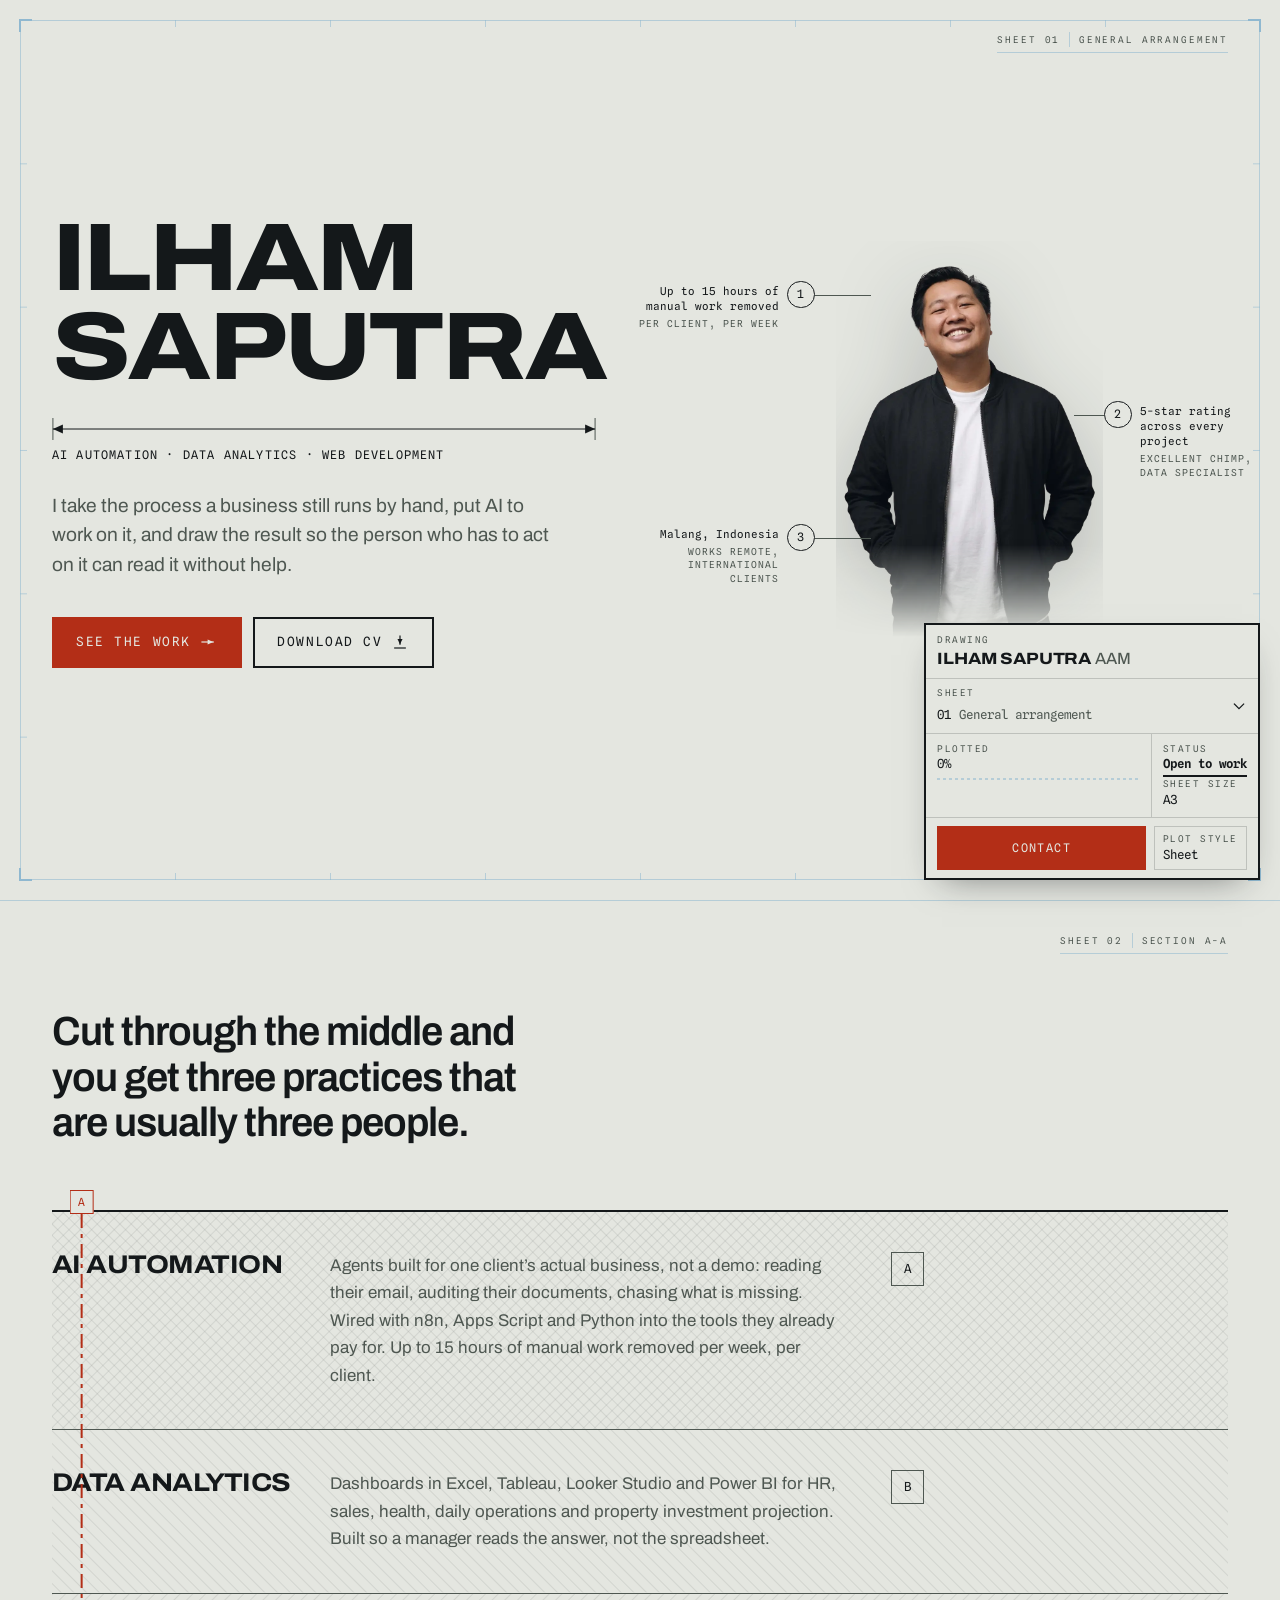
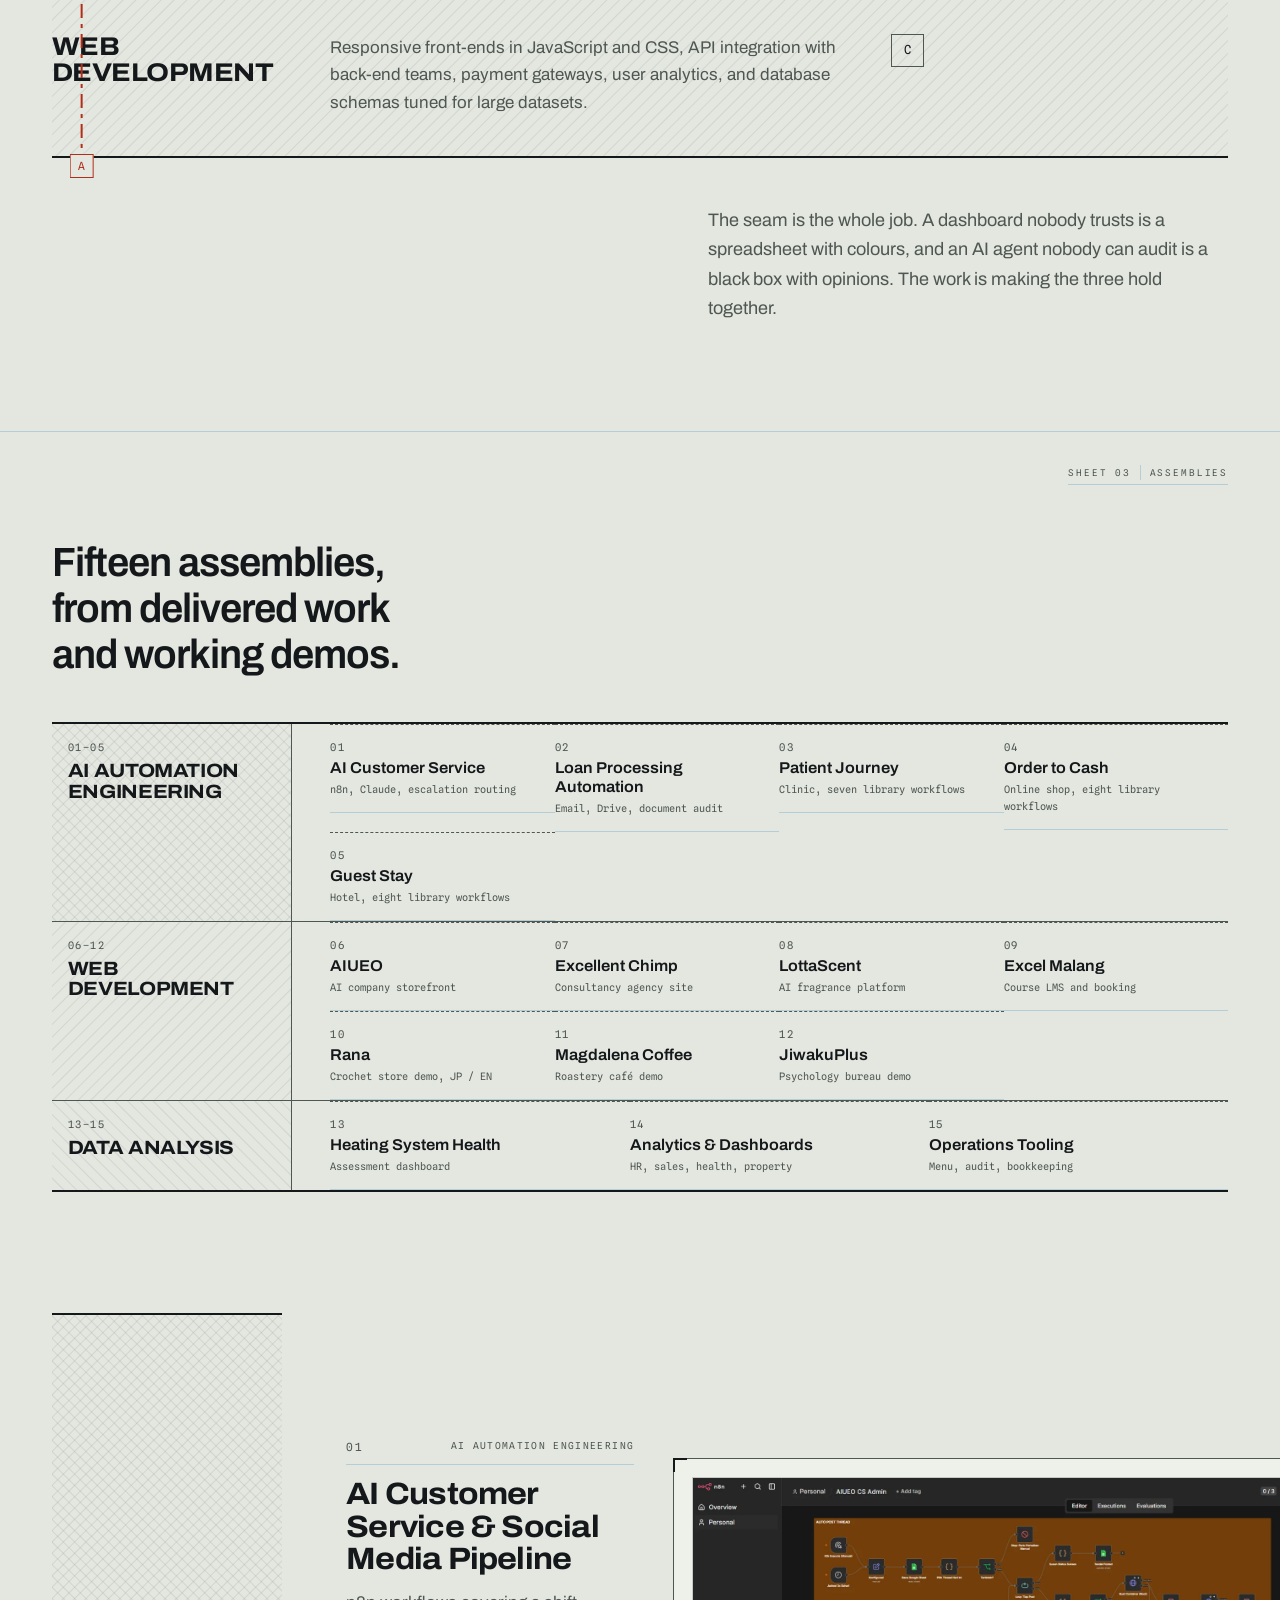
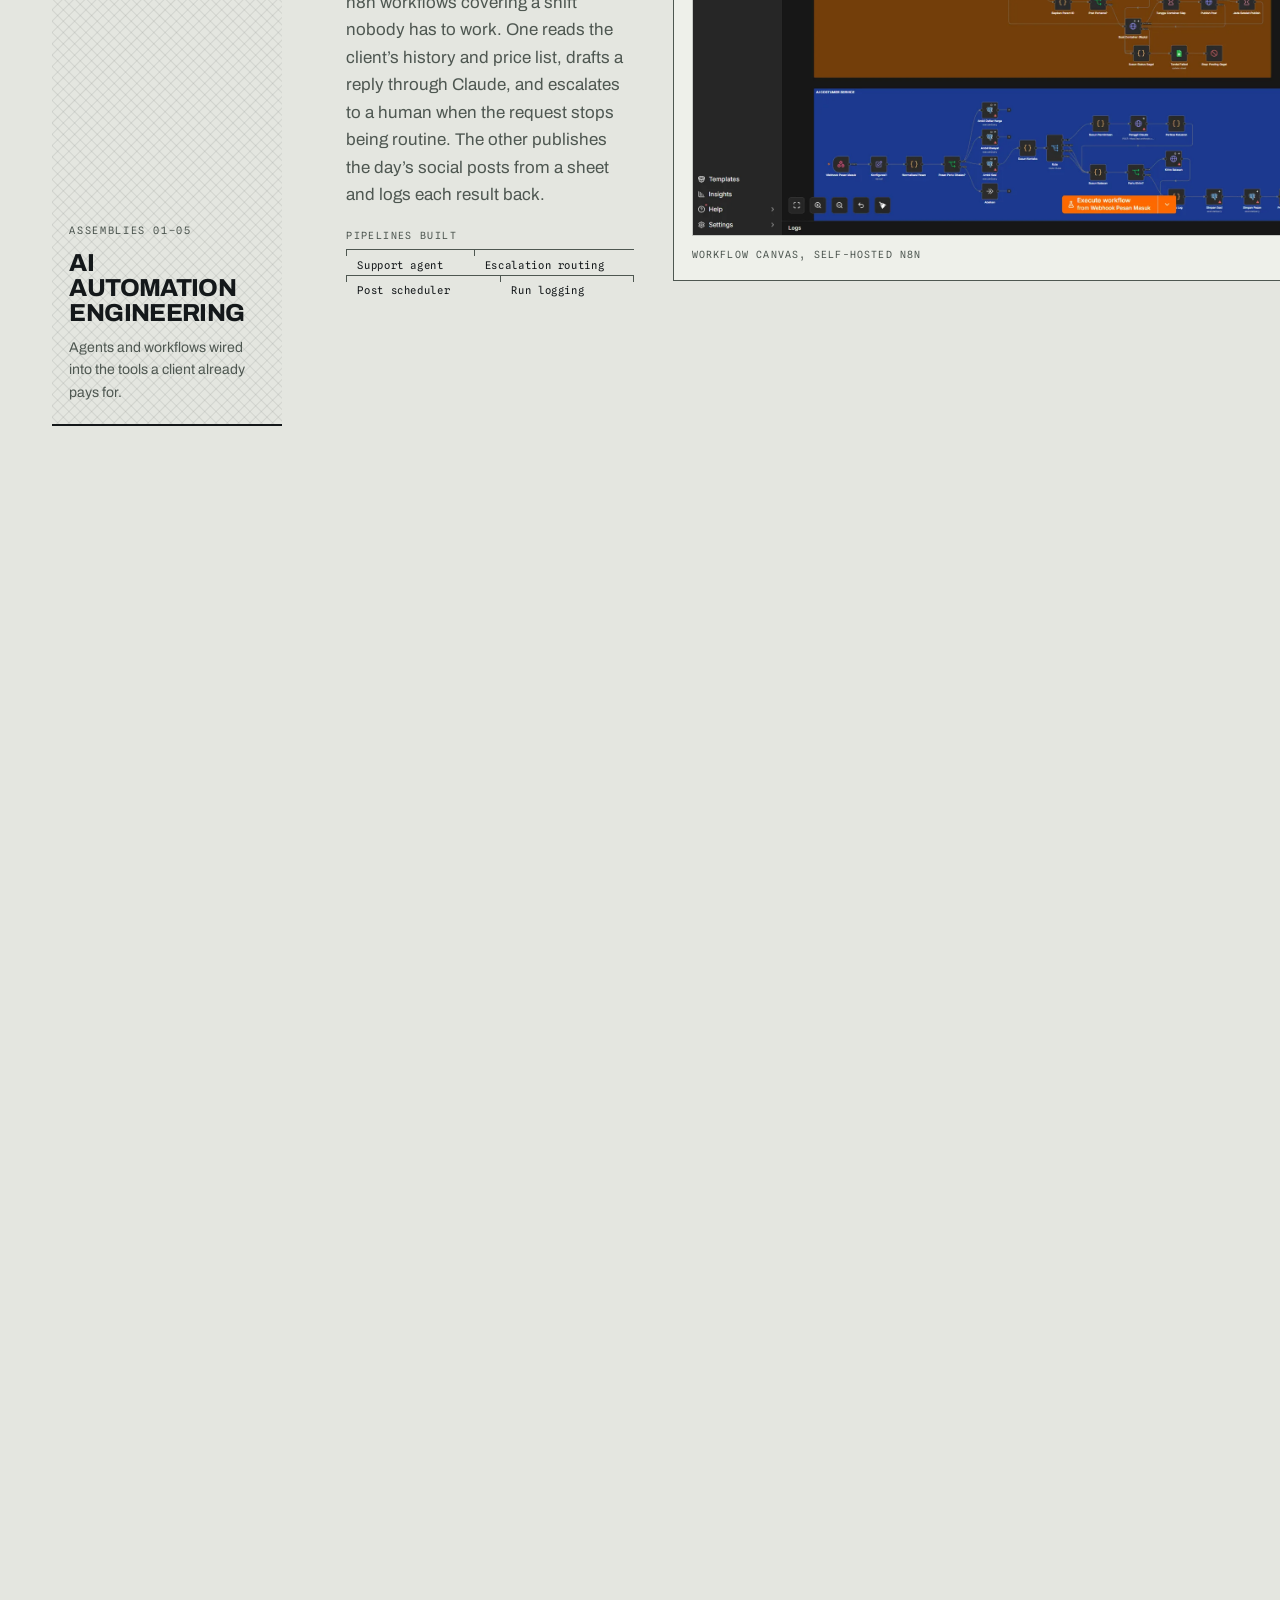
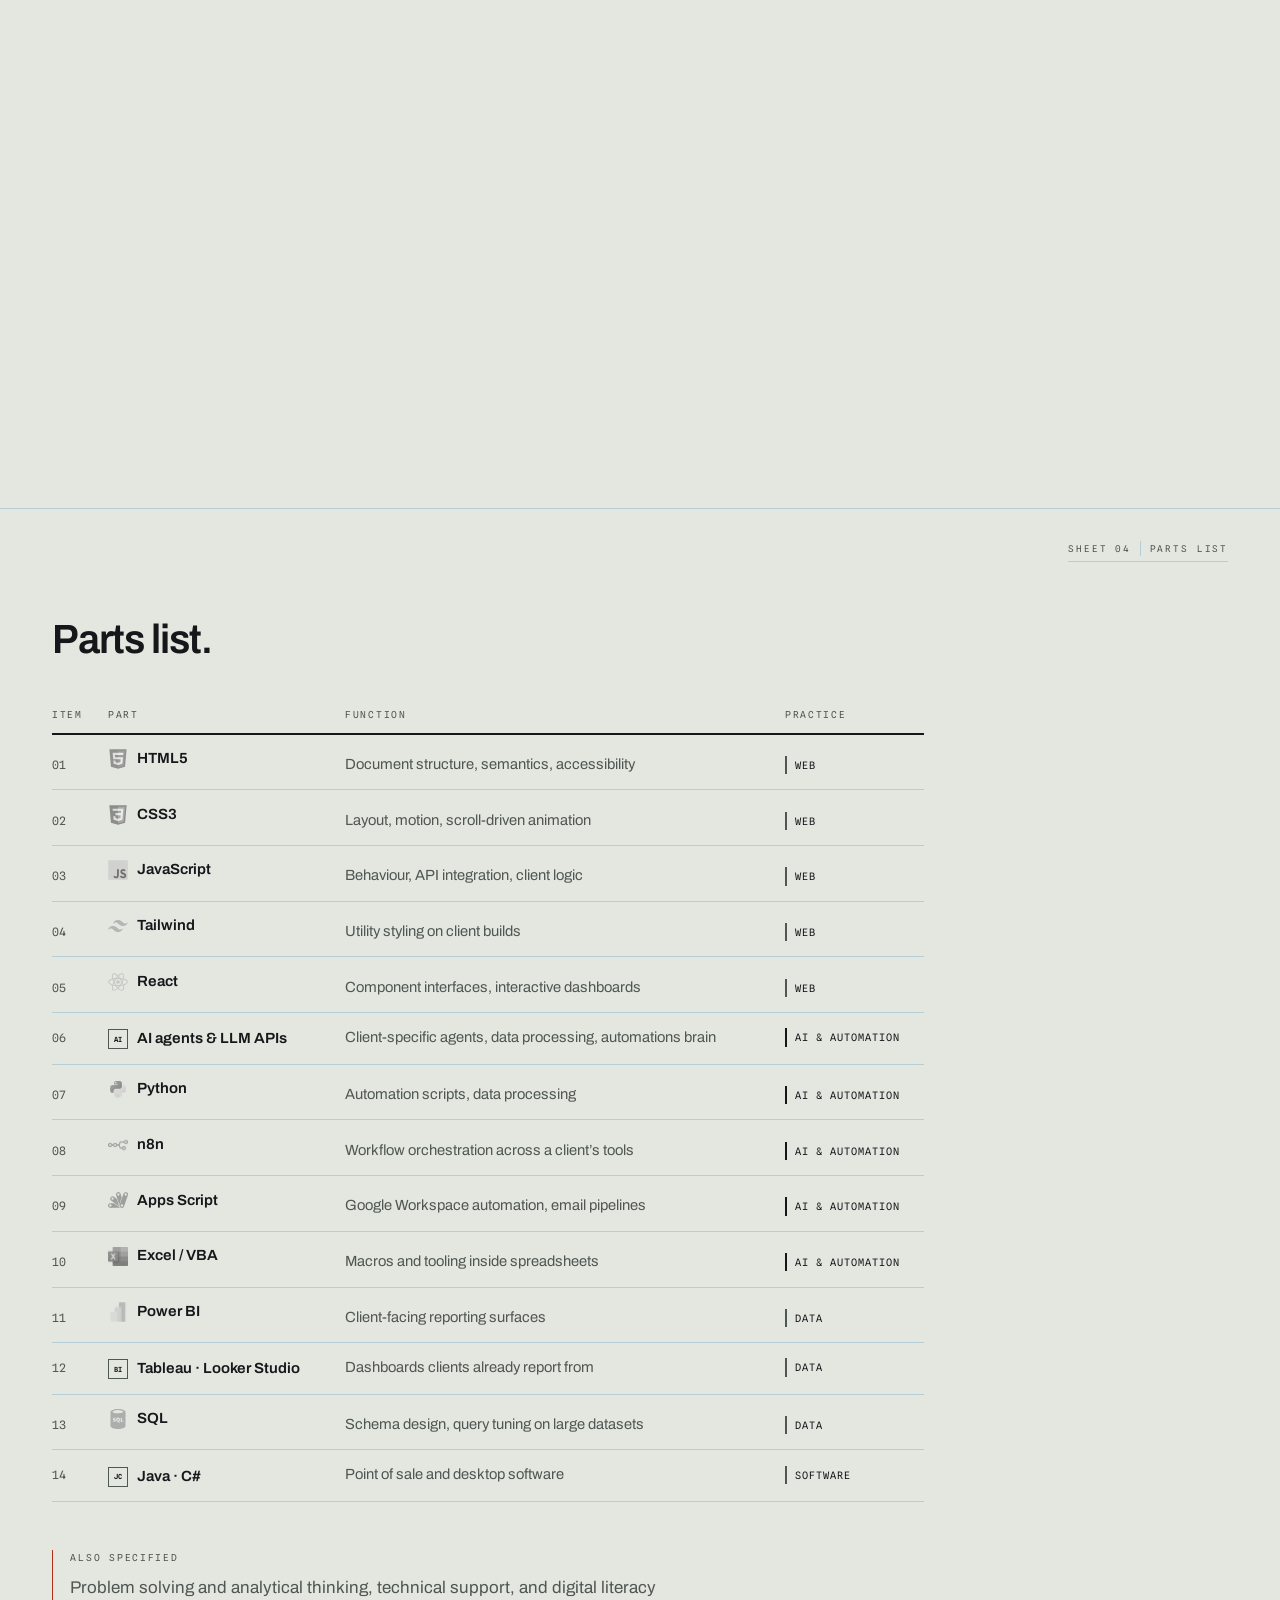
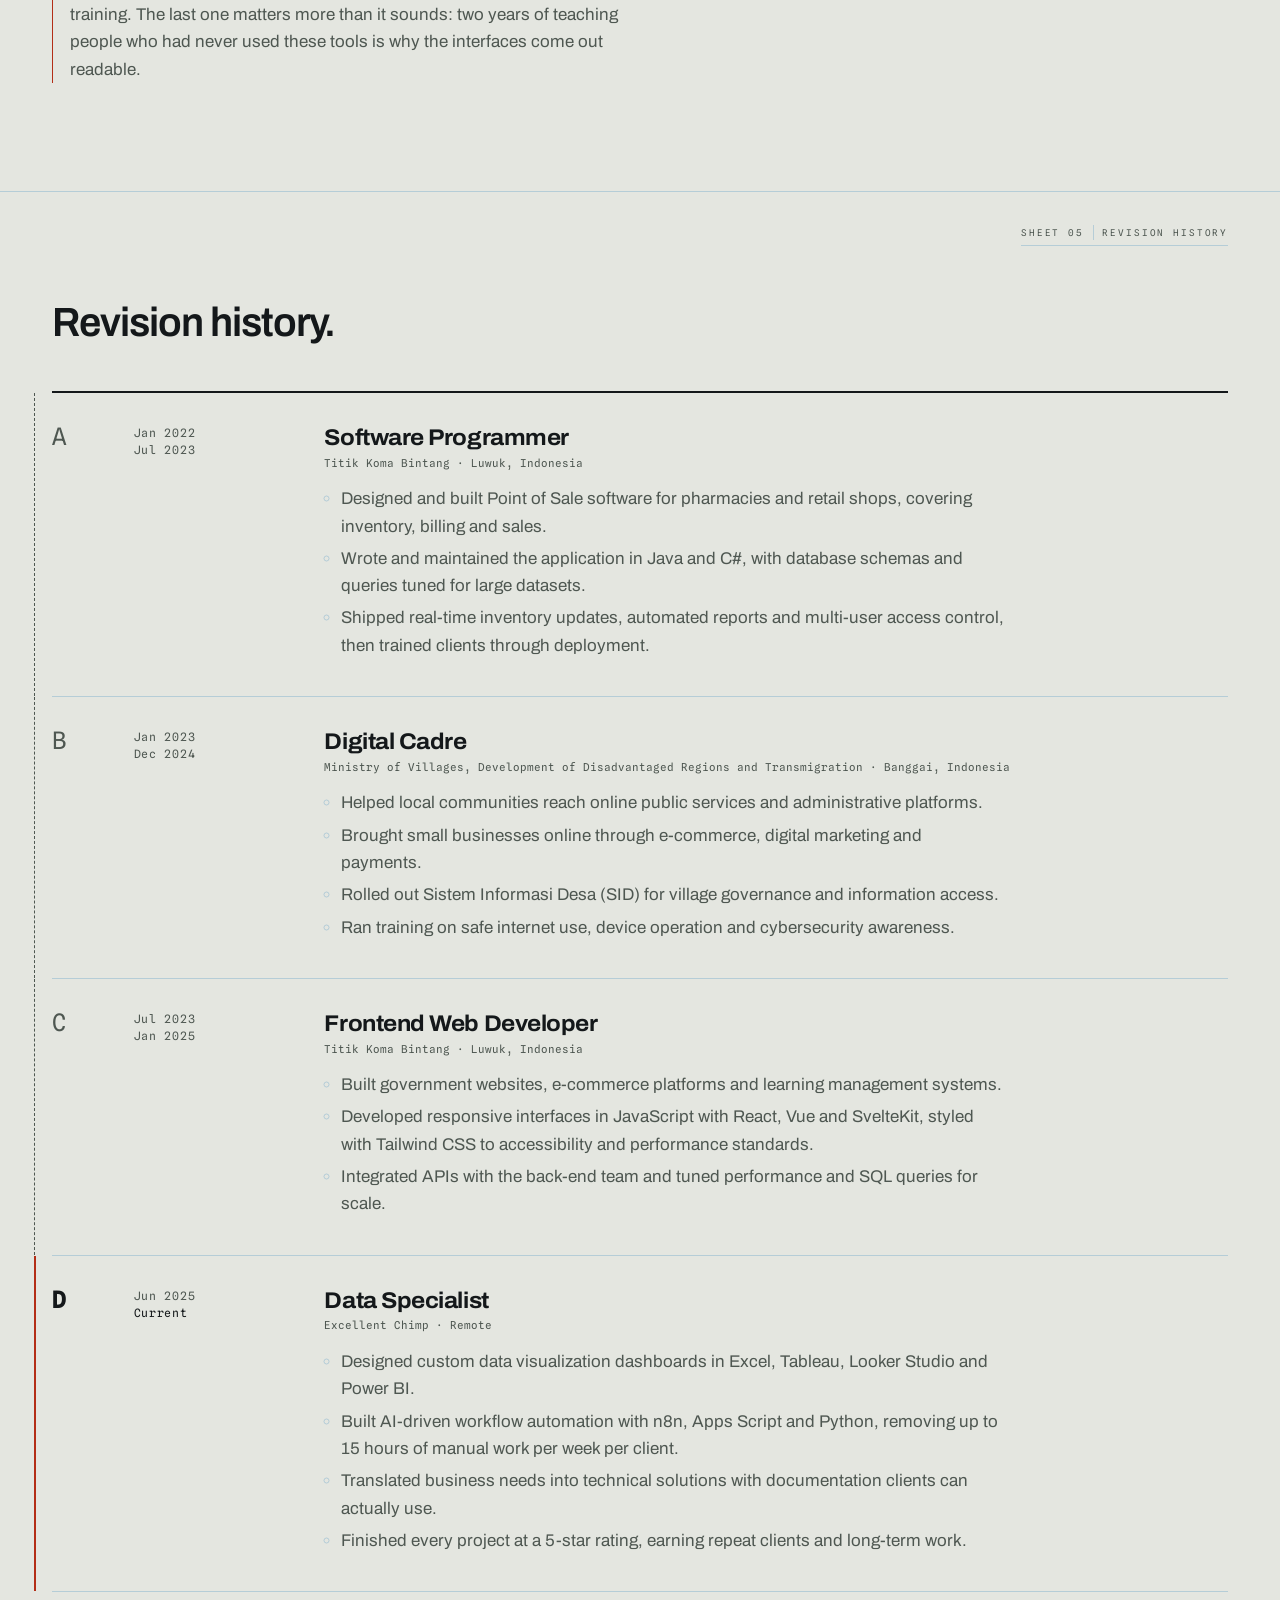
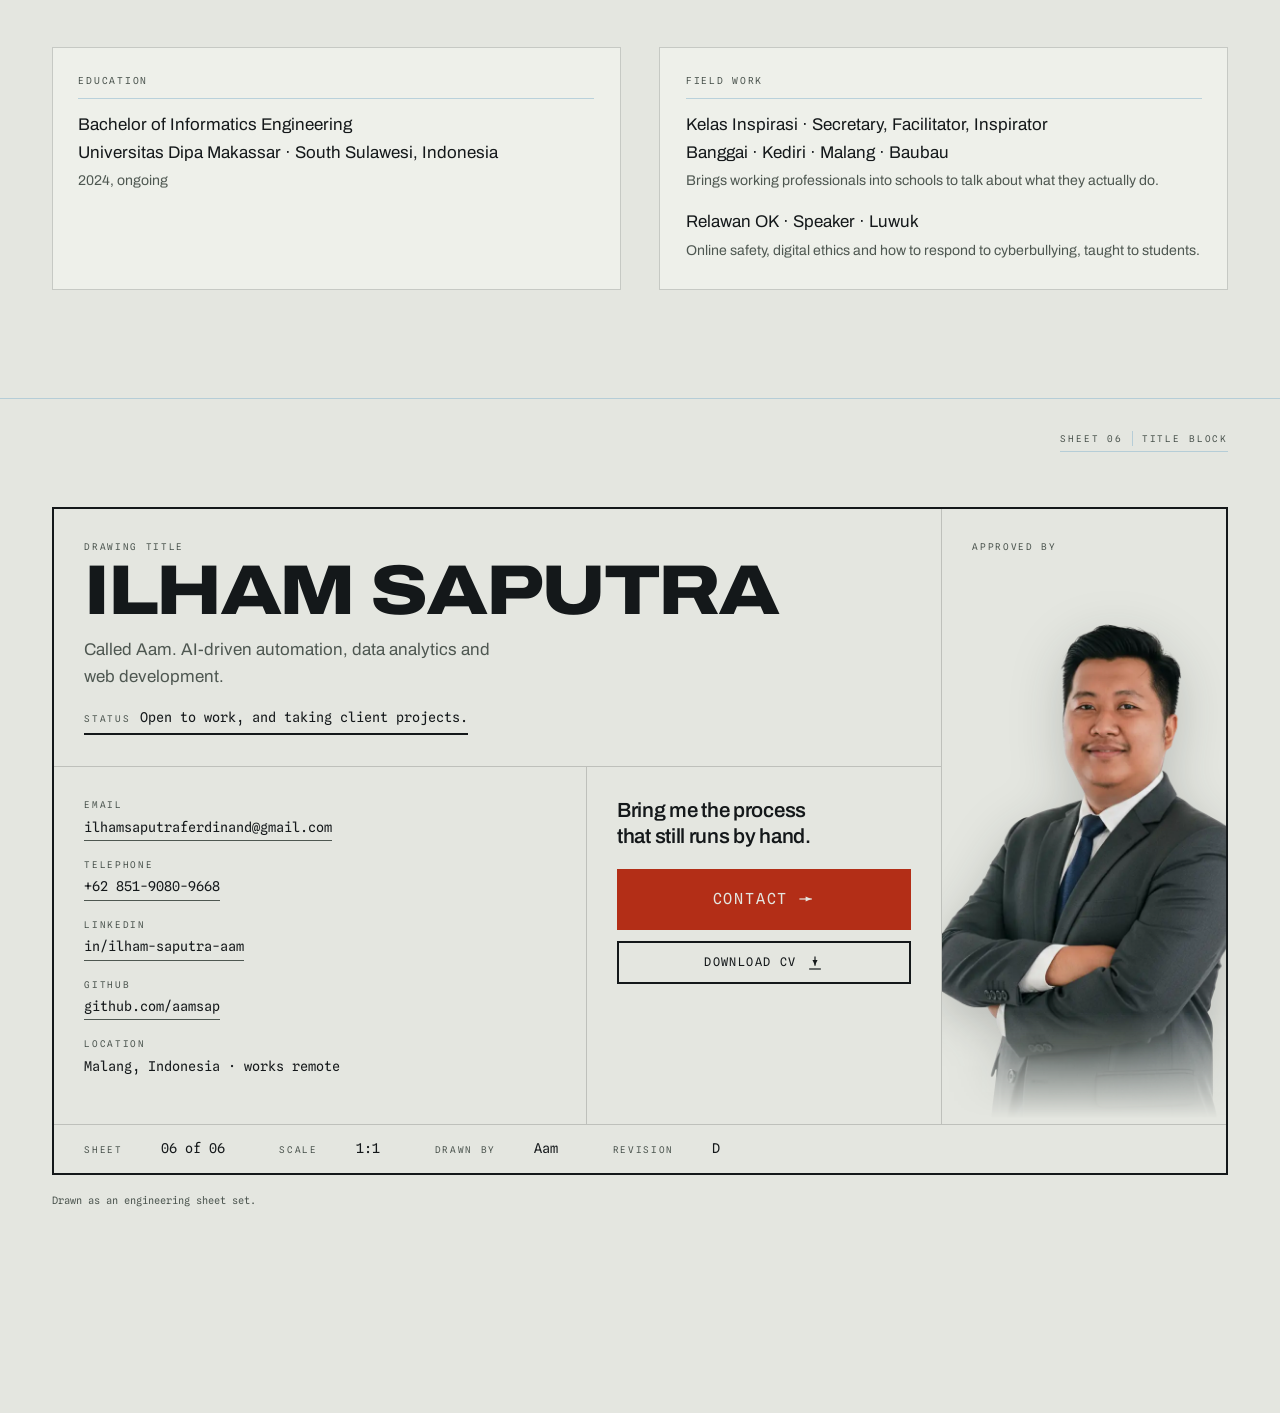
<file: index.html>
<!doctype html>
<html lang="en" data-sheet="01">
<head>
<meta charset="utf-8">
<meta name="viewport" content="width=device-width, initial-scale=1, viewport-fit=cover">
<title>Ilham Saputra (Aam) - AI Automation, Data Analytics, Web Development</title>
<meta name="description" content="Ilham Saputra, called Aam. He takes the process a business still runs by hand, puts AI to work on it, and draws the result so anyone can read it. AI-driven automation, data analytics and web development from Malang, Indonesia.">
<link rel="canonical" href="https://ilhamsaputra.site/">
<meta name="author" content="Ilham Saputra">
<!-- max-image-preview:large is what lets the social card run full width in results
     and makes the page eligible for Google Discover. -->
<meta name="robots" content="index, follow, max-image-preview:large, max-snippet:-1, max-video-preview:-1">
<link rel="icon" href="assets/favicon.ico" sizes="16x16 32x32 48x48">
<link rel="icon" type="image/png" href="assets/icon-64.png" sizes="64x64">
<link rel="me" href="https://www.linkedin.com/in/ilham-saputra-aam">
<link rel="me" href="https://github.com/aamsap">
<link rel="alternate" type="text/plain" href="/llms.txt" title="Summary for language models">
<meta name="theme-color" content="#E4E6E0" media="(prefers-color-scheme: light)">
<meta name="theme-color" content="#101416" media="(prefers-color-scheme: dark)">

<meta property="og:type" content="profile">
<meta property="og:url" content="https://ilhamsaputra.site/">
<meta property="og:site_name" content="Ilham Saputra (Aam)">
<meta property="og:locale" content="en">
<meta property="og:title" content="Ilham Saputra (Aam)">
<meta property="og:description" content="AI-driven automation, data analytics and web development. Drawn to spec.">
<meta property="og:image" content="https://ilhamsaputra.site/assets/social-card.png">
<meta property="og:image:type" content="image/png">
<meta property="og:image:width" content="1200">
<meta property="og:image:height" content="630">
<meta property="og:image:alt" content="Drawing sheet 01: Ilham Saputra, with a dimension line measuring AI automation, data analytics and web development.">
<meta property="profile:first_name" content="Ilham">
<meta property="profile:last_name" content="Saputra">
<meta property="profile:username" content="ilham-saputra-aam">

<meta name="twitter:card" content="summary_large_image">
<meta name="twitter:title" content="Ilham Saputra (Aam)">
<meta name="twitter:description" content="AI-driven automation, data analytics and web development. Drawn to spec.">
<meta name="twitter:image" content="https://ilhamsaputra.site/assets/social-card.png">
<meta name="twitter:image:alt" content="Drawing sheet 01: Ilham Saputra, with a dimension line measuring AI automation, data analytics and web development.">

<link rel="preconnect" href="https://fonts.googleapis.com">
<link rel="preconnect" href="https://fonts.gstatic.com" crossorigin>
<link rel="preload" as="image" href="assets/photos/portrait2-alpha.webp" fetchpriority="high">
<link href="https://fonts.googleapis.com/css2?family=Archivo:wdth,wght@75..125,400..900&family=Spline+Sans+Mono:wght@400..700&display=swap" rel="stylesheet">
<script type="application/ld+json">
{
  "@context": "https://schema.org",
  "@graph": [
    {
      "@type": "ProfilePage",
      "@id": "https://ilhamsaputra.site/#page",
      "url": "https://ilhamsaputra.site/",
      "name": "Ilham Saputra (Aam) - AI Automation, Data Analytics, Web Development",
      "inLanguage": "en",
      "dateModified": "2026-08-28",
      "mainEntity": {
        "@id": "https://ilhamsaputra.site/#aam"
      },
      "isPartOf": {
        "@id": "https://ilhamsaputra.site/#website"
      },
      "primaryImageOfPage": {
        "@type": "ImageObject",
        "url": "https://ilhamsaputra.site/assets/social-card.png",
        "width": 1200,
        "height": 630
      }
    },
    {
      "@type": "WebSite",
      "@id": "https://ilhamsaputra.site/#website",
      "url": "https://ilhamsaputra.site/",
      "name": "Ilham Saputra (Aam)",
      "inLanguage": "en",
      "publisher": {
        "@id": "https://ilhamsaputra.site/#aam"
      }
    },
    {
      "@type": "Person",
      "@id": "https://ilhamsaputra.site/#aam",
      "name": "Ilham Saputra",
      "alternateName": "Aam",
      "url": "https://ilhamsaputra.site/",
      "image": "https://ilhamsaputra.site/assets/photos/portrait2-alpha.webp",
      "jobTitle": "Data Specialist",
      "description": "Builds AI-driven automation, data analytics and web interfaces. Takes the process a business still runs by hand, puts AI to work on it, and draws the result so the person who has to act on it can read it without help.",
      "email": "mailto:ilhamsaputraferdinand@gmail.com",
      "telephone": "+62-851-9080-9668",
      "address": {
        "@type": "PostalAddress",
        "addressLocality": "Malang",
        "addressCountry": "ID"
      },
      "nationality": {
        "@type": "Country",
        "name": "Indonesia"
      },
      "sameAs": [
        "https://www.linkedin.com/in/ilham-saputra-aam",
        "https://github.com/aamsap"
      ],
      "worksFor": {
        "@type": "Organization",
        "name": "Excellent Chimp"
      },
      "alumniOf": {
        "@type": "CollegeOrUniversity",
        "name": "Universitas Dipa Makassar",
        "address": {
          "@type": "PostalAddress",
          "addressRegion": "South Sulawesi",
          "addressCountry": "ID"
        }
      },
      "knowsAbout": [
        "AI automation",
        "AI agents",
        "Workflow automation",
        "Large language model APIs",
        "n8n",
        "Google Apps Script",
        "Python",
        "Data analytics",
        "Data visualization",
        "Dashboard development",
        "Power BI",
        "Tableau",
        "Looker Studio",
        "Microsoft Excel",
        "VBA",
        "SQL",
        "Web development",
        "Front-end development",
        "JavaScript",
        "React",
        "Vue",
        "SvelteKit",
        "Tailwind CSS",
        "HTML",
        "CSS",
        "Software development",
        "Java",
        "C#",
        "Point of sale systems",
        "Database schema design",
        "Query optimization"
      ],
      "knowsLanguage": [
        {
          "@type": "Language",
          "name": "Indonesian"
        },
        {
          "@type": "Language",
          "name": "English"
        }
      ],
      "seeks": {
        "@type": "Demand",
        "name": "Open to work, and taking client projects"
      },
      "workLocation": {
        "@type": "Place",
        "name": "Remote"
      },
      "hasOccupation": [
        {
          "@type": "Occupation",
          "name": "Data Specialist"
        },
        {
          "@type": "Occupation",
          "name": "Frontend Web Developer"
        },
        {
          "@type": "Occupation",
          "name": "Software Programmer"
        }
      ]
    },
    {
      "@type": "ItemList",
      "@id": "https://ilhamsaputra.site/#work",
      "name": "Work: delivered projects, library assemblies and demos",
      "numberOfItems": 15,
      "itemListElement": [
        {
          "@type": "ListItem",
          "position": 1,
          "item": {
            "@id": "https://ilhamsaputra.site/#part-01"
          }
        },
        {
          "@type": "ListItem",
          "position": 2,
          "item": {
            "@id": "https://ilhamsaputra.site/#part-02"
          }
        },
        {
          "@type": "ListItem",
          "position": 3,
          "item": {
            "@id": "https://ilhamsaputra.site/#part-03"
          }
        },
        {
          "@type": "ListItem",
          "position": 4,
          "item": {
            "@id": "https://ilhamsaputra.site/#part-04"
          }
        },
        {
          "@type": "ListItem",
          "position": 5,
          "item": {
            "@id": "https://ilhamsaputra.site/#part-05"
          }
        },
        {
          "@type": "ListItem",
          "position": 6,
          "item": {
            "@id": "https://ilhamsaputra.site/#part-06"
          }
        },
        {
          "@type": "ListItem",
          "position": 7,
          "item": {
            "@id": "https://ilhamsaputra.site/#part-07"
          }
        },
        {
          "@type": "ListItem",
          "position": 8,
          "item": {
            "@id": "https://ilhamsaputra.site/#part-08"
          }
        },
        {
          "@type": "ListItem",
          "position": 9,
          "item": {
            "@id": "https://ilhamsaputra.site/#part-09"
          }
        },
        {
          "@type": "ListItem",
          "position": 10,
          "item": {
            "@id": "https://ilhamsaputra.site/#part-10"
          }
        },
        {
          "@type": "ListItem",
          "position": 11,
          "item": {
            "@id": "https://ilhamsaputra.site/#part-11"
          }
        },
        {
          "@type": "ListItem",
          "position": 12,
          "item": {
            "@id": "https://ilhamsaputra.site/#part-12"
          }
        },
        {
          "@type": "ListItem",
          "position": 13,
          "item": {
            "@id": "https://ilhamsaputra.site/#part-13"
          }
        },
        {
          "@type": "ListItem",
          "position": 14,
          "item": {
            "@id": "https://ilhamsaputra.site/#part-14"
          }
        },
        {
          "@type": "ListItem",
          "position": 15,
          "item": {
            "@id": "https://ilhamsaputra.site/#part-15"
          }
        }
      ]
    },
    {
      "@type": "CreativeWork",
      "@id": "https://ilhamsaputra.site/#part-01",
      "name": "AI Customer Service & Social Media Pipeline",
      "description": "n8n workflows. A webhook-triggered support agent reads the client's session history and price list, drafts a reply through Claude, and escalates to a human admin when a request stops being routine. A second pipeline publishes the day's social posts from Google Sheets and logs each result back to the source row.",
      "image": "https://ilhamsaputra.site/assets/work/n8n-workflows.webp",
      "creator": {
        "@id": "https://ilhamsaputra.site/#aam"
      },
      "isPartOf": {
        "@id": "https://ilhamsaputra.site/#page"
      }
    },
    {
      "@type": "CreativeWork",
      "@id": "https://ilhamsaputra.site/#part-02",
      "name": "Loan Processing Automation",
      "description": "An AI agent that reads incoming email, files evidence into Drive storage, audits applicant documents against a checklist and chases what is missing on its own. Manual work per file reduced by 75 percent; loans processed increased by 100 percent.",
      "image": "https://ilhamsaputra.site/assets/work/loan-automation.webp",
      "creator": {
        "@id": "https://ilhamsaputra.site/#aam"
      },
      "isPartOf": {
        "@id": "https://ilhamsaputra.site/#page"
      }
    },
    {
      "@type": "CreativeWork",
      "@id": "https://ilhamsaputra.site/#part-03",
      "name": "Patient Journey Automation, Aesthetic Clinic",
      "description": "Seven workflows on n8n assembled into one clinic patient journey: missed-call text-back, an AI appointment setter with hand-off watchdog, intake form, reminder and confirmation, waitlist backfill and rebooking by service cycle.",
      "image": "https://ilhamsaputra.site/assets/work/ec-case-clinic.svg",
      "creator": {
        "@id": "https://ilhamsaputra.site/#aam"
      },
      "isPartOf": {
        "@id": "https://ilhamsaputra.site/#page"
      }
    },
    {
      "@type": "CreativeWork",
      "@id": "https://ilhamsaputra.site/#part-04",
      "name": "Order-to-Cash Automation, Online Shop",
      "description": "Eight workflows on n8n assembled into an online shop's back office: abandoned cart recovery, order-to-inventory sync, shipping status notifications, payment reconciliation with invoice reminders, minimum-stock purchase orders approved by a person, and review requests routed by NPS.",
      "image": "https://ilhamsaputra.site/assets/work/ec-case-retail.svg",
      "creator": {
        "@id": "https://ilhamsaputra.site/#aam"
      },
      "isPartOf": {
        "@id": "https://ilhamsaputra.site/#page"
      }
    },
    {
      "@type": "CreativeWork",
      "@id": "https://ilhamsaputra.site/#part-05",
      "name": "Guest Stay Automation, Hotel",
      "description": "Eight workflows on n8n assembled into a hotel guest stay: atomic reservation and confirmation, pre-arrival messaging in the guest's language, a unified inbox with an AI support agent, a hand-off SLA watchdog, private NPS follow-up and review reply management.",
      "image": "https://ilhamsaputra.site/assets/work/ec-case-hotel.svg",
      "creator": {
        "@id": "https://ilhamsaputra.site/#aam"
      },
      "isPartOf": {
        "@id": "https://ilhamsaputra.site/#page"
      }
    },
    {
      "@type": "CreativeWork",
      "@id": "https://ilhamsaputra.site/#part-06",
      "name": "AIUEO",
      "description": "A dark, typographic corporate storefront for an AI products company, built as a single hub for product demonstrations, corporate messaging and partner-facing material.",
      "image": "https://ilhamsaputra.site/assets/work/aiueo.webp",
      "creator": {
        "@id": "https://ilhamsaputra.site/#aam"
      },
      "isPartOf": {
        "@id": "https://ilhamsaputra.site/#page"
      },
      "url": "https://teraiueo.online"
    },
    {
      "@type": "CreativeWork",
      "@id": "https://ilhamsaputra.site/#part-07",
      "name": "Excellent Chimp",
      "description": "The agency storefront for a technology consultancy. Turns consultancy, data visualization and automation into service packages a buyer can compare, with a short path from landing page to first call.",
      "image": "https://ilhamsaputra.site/assets/work/excellentchimp.webp",
      "creator": {
        "@id": "https://ilhamsaputra.site/#aam"
      },
      "isPartOf": {
        "@id": "https://ilhamsaputra.site/#page"
      },
      "url": "https://excellentchimp.com"
    },
    {
      "@type": "CreativeWork",
      "@id": "https://ilhamsaputra.site/#part-08",
      "name": "LottaScent",
      "description": "An end-to-end AI fragrance platform: a two-minute quiz, a catalog, a blog, and an AI assistant that reads the quiz result and recommends from it. Bilingual, light and dark.",
      "image": "https://ilhamsaputra.site/assets/work/lottascent.webp",
      "creator": {
        "@id": "https://ilhamsaputra.site/#aam"
      },
      "isPartOf": {
        "@id": "https://ilhamsaputra.site/#page"
      },
      "url": "https://lottascent.com"
    },
    {
      "@type": "CreativeWork",
      "@id": "https://ilhamsaputra.site/#part-09",
      "name": "Excel Malang",
      "description": "A learning platform and booking system for one-on-one and semi-private Excel and data analysis courses in Malang. Holds the syllabus, class material, mentor availability and pricing, and carries a student from browsing through to an enrolled seat.",
      "image": "https://ilhamsaputra.site/assets/work/excelmalang.webp",
      "creator": {
        "@id": "https://ilhamsaputra.site/#aam"
      },
      "isPartOf": {
        "@id": "https://ilhamsaputra.site/#page"
      },
      "url": "https://excelmalang.online"
    },
    {
      "@type": "CreativeWork",
      "@id": "https://ilhamsaputra.site/#part-10",
      "name": "Rana",
      "description": "Demo storefront for a Tokyo-based handmade crochet maker: Japanese and English with yen and dollar pricing, a filtered catalogue, a cart and pre-orders for sold-out pieces.",
      "image": "https://ilhamsaputra.site/assets/work/rana.webp",
      "creator": {
        "@id": "https://ilhamsaputra.site/#aam"
      },
      "isPartOf": {
        "@id": "https://ilhamsaputra.site/#page"
      },
      "url": "https://rana-crochet.vercel.app/"
    },
    {
      "@type": "CreativeWork",
      "@id": "https://ilhamsaputra.site/#part-11",
      "name": "Magdalena Coffee",
      "description": "Demo site for a small-batch roastery and cafe in South Jakarta: a priced menu, the roasting story, and WhatsApp ordering for pickup or courier.",
      "image": "https://ilhamsaputra.site/assets/work/magdalena-coffee.webp",
      "creator": {
        "@id": "https://ilhamsaputra.site/#aam"
      },
      "isPartOf": {
        "@id": "https://ilhamsaputra.site/#page"
      },
      "url": "https://magdalena-coffee.vercel.app/"
    },
    {
      "@type": "CreativeWork",
      "@id": "https://ilhamsaputra.site/#part-12",
      "name": "JiwakuPlus",
      "description": "Demo site for a psychology bureau in Malang: clinical, industrial and educational services, three-step booking online or in person, and a free two-minute mental check.",
      "image": "https://ilhamsaputra.site/assets/work/jiwakuplus.webp",
      "creator": {
        "@id": "https://ilhamsaputra.site/#aam"
      },
      "isPartOf": {
        "@id": "https://ilhamsaputra.site/#page"
      },
      "url": "https://jiwaku-plus.vercel.app/"
    },
    {
      "@type": "CreativeWork",
      "@id": "https://ilhamsaputra.site/#part-13",
      "name": "Heating System Health Assessment",
      "description": "Built for The Dr Radiator. Turns a raw water test into plain readings of quality, protection, balance and overall system health, so a homeowner decides without an engineer translating.",
      "image": "https://ilhamsaputra.site/assets/work/heating-dashboard.webp",
      "creator": {
        "@id": "https://ilhamsaputra.site/#aam"
      },
      "isPartOf": {
        "@id": "https://ilhamsaputra.site/#page"
      },
      "url": "https://www.cleanmyheatingsystem.co.uk"
    },
    {
      "@type": "CreativeWork",
      "@id": "https://ilhamsaputra.site/#part-14",
      "name": "Analytics and Dashboards",
      "description": "Recurring analysis work for HR, management, sales, the health sector, daily operations and property investment projection, built in whichever tool the client already reports from. Removes up to 15 hours of manual work per client, per week.",
      "image": "https://ilhamsaputra.site/assets/work/sales-analytics.webp",
      "creator": {
        "@id": "https://ilhamsaputra.site/#aam"
      },
      "isPartOf": {
        "@id": "https://ilhamsaputra.site/#page"
      }
    },
    {
      "@type": "CreativeWork",
      "@id": "https://ilhamsaputra.site/#part-15",
      "name": "Operations Tooling",
      "description": "A menu creation tool, a school audit tool and a bookkeeping tool, each built inside the spreadsheet the business already lives in rather than beside it.",
      "image": "https://ilhamsaputra.site/assets/work/menu-insight-tool.webp",
      "creator": {
        "@id": "https://ilhamsaputra.site/#aam"
      },
      "isPartOf": {
        "@id": "https://ilhamsaputra.site/#page"
      }
    }
  ]
}
</script>

<link rel="stylesheet" href="css/base.css">
<link rel="stylesheet" href="css/sheets.css">
</head>
<body>
<!--
  THESIS: A person documented the way a machine is. One bound sheet set, drawn to
  spec, every claim carrying a dimension line. It refuses the dark-portfolio-with-a-
  neon-accent arrangement and the quiet cream editorial one alike.
  OWN-WORLD: ISO 128 / ISO 7200 drawing sheets. Drafting-film ground, 0.5mm ink,
  redline markup on exactly one live element per viewport, non-photo blue that by
  rule carries no information. Archivo at width extremes for plate lettering,
  Spline Sans Mono for every measured value. State is line weight and dash pattern,
  never colour alone.
  STORY: A recruiter, a remote client and a peer all land on the same sheet set,
  read the work as documented parts with real captures and real baselines, and reach
  one contact action that has been in the title block the whole time.
  FIRST VIEWPORT: Zone border plots itself in construction blue. ILHAM SAPUTRA sets
  left at plate scale; a true dimension line measures the span beneath it. The cut-out
  figure stands right at three-quarter height with balloon leaders. Title block sits
  bottom right, filled in, carrying the CONTACT action.
  FORM: General Arrangement, candidate 4 of the grounded list, seed key e3576ee6.
  FINISH: unreviewed and undocumented is unfinished; this build ends with the finish
  review, the verdict, DESIGN.md, and every shipping raster carrying its provenance.
-->

<a class="skip" href="#sheet-01">Skip to content</a>

<!-- ══ Drawing border: fixed frame with zone references. Carries no information. ══ -->
<div class="frame" aria-hidden="true">
  <div class="frame__edge frame__edge--t"></div>
  <div class="frame__edge frame__edge--r"></div>
  <div class="frame__edge frame__edge--b"></div>
  <div class="frame__edge frame__edge--l"></div>
  <div class="frame__zones frame__zones--x frame__zones--top"></div>
  <div class="frame__zones frame__zones--x frame__zones--bottom"></div>
  <div class="frame__zones frame__zones--y frame__zones--left"></div>
  <div class="frame__zones frame__zones--y frame__zones--right"></div>
  <span class="frame__mark frame__mark--tl"></span>
  <span class="frame__mark frame__mark--tr"></span>
  <span class="frame__mark frame__mark--bl"></span>
  <span class="frame__mark frame__mark--br"></span>
</div>

<!-- ══ Title block: persistent nav, live readout, primary action ══ -->
<header class="tb" id="titleblock">
  <div class="tb__cell tb__cell--title">
    <span class="tb__key">Drawing</span>
    <a class="tb__val tb__val--name" href="#sheet-01">Ilham Saputra <i>Aam</i></a>
  </div>

  <button class="tb__toggle" type="button" aria-expanded="false" aria-controls="tb-index"
          aria-label="Sheet index">
    <span class="tb__key" aria-hidden="true">Sheet</span>
    <span class="tb__now" aria-hidden="true"><span id="tb-sheet">01</span><i id="tb-sheet-name">General arrangement</i></span>
    <svg class="sym sym--chev" viewBox="0 0 24 24" aria-hidden="true"><path d="M5 9l7 7 7-7"/></svg>
  </button>

  <div class="tb__body">
    <nav class="tb__cell tb__cell--index" id="tb-index" aria-label="Sheet index" hidden>
      <ol class="tb__sheets">
        <li><a href="#sheet-01" data-sheet-link="01"><b>01</b><span>General arrangement</span></a></li>
        <li><a href="#sheet-02" data-sheet-link="02"><b>02</b><span>Section A-A</span></a></li>
        <li><a href="#sheet-03" data-sheet-link="03"><b>03</b><span>Assemblies</span></a></li>
        <li><a href="#sheet-04" data-sheet-link="04"><b>04</b><span>Parts list</span></a></li>
        <li><a href="#sheet-05" data-sheet-link="05"><b>05</b><span>Revision history</span></a></li>
        <li><a href="#sheet-06" data-sheet-link="06"><b>06</b><span>Title block</span></a></li>
      </ol>
    </nav>

    <div class="tb__cell tb__cell--state" aria-hidden="true">
      <span class="tb__key">Plotted</span>
      <span class="tb__val"><span id="tb-plot">0</span>%</span>
      <span class="tb__rule"><i id="tb-bar"></i></span>
    </div>

    <div class="tb__cell tb__cell--meta">
      <span class="tb__key">Status</span><span class="tb__val tb__val--live">Open to work</span>
      <span class="tb__key tb__opt" aria-hidden="true">Sheet size</span><span class="tb__val tb__opt" id="tb-size" aria-hidden="true">A3</span>
    </div>

    <div class="tb__cell tb__cell--act">
      <a class="btn btn--redline" href="#sheet-06">Contact</a>
      <button class="tb__plotstyle" type="button" id="plotstyle" aria-pressed="false">
        <span class="tb__key">Plot style</span>
        <span class="tb__val" id="plotstyle-val">Sheet</span>
      </button>
    </div>
  </div>
</header>

<main>

<!-- ══════════════ SHEET 01 · GENERAL ARRANGEMENT ══════════════ -->
<section class="sheet sheet--01" id="sheet-01" data-sheet="01" aria-labelledby="h-01">
  <span class="sheet__tag">Sheet 01 <i>General arrangement</i></span>

  <div class="ga">
    <div class="ga__type">
      <h1 class="plate" id="h-01">
        <span class="plate__l" data-plot>Ilham</span>
        <span class="plate__l" data-plot>Saputra</span>
      </h1>

      <!-- Dimension line: measures the span of the practice -->
      <div class="dim dim--hero" data-plot>
        <svg class="dim__svg" viewBox="0 0 600 22" preserveAspectRatio="none" aria-hidden="true">
          <path class="dim__ext" d="M1 0 V22"/>
          <path class="dim__ext" d="M599 0 V22"/>
          <path class="dim__line" d="M1 11 H599"/>
          <path class="dim__arrow" d="M1 11 l11 -4.5 v9 z"/>
          <path class="dim__arrow" d="M599 11 l-11 -4.5 v9 z"/>
        </svg>
        <span class="dim__val">AI automation · Data analytics · Web development</span>
      </div>

      <p class="lede">
        I take the process a business still runs by hand, put AI to work on it, and
        draw the result so the person who has to act on it can read it without help.
      </p>

      <div class="ga__acts">
        <a class="btn btn--redline btn--lg" href="#sheet-03">
          See the work
          <svg class="sym" viewBox="0 0 24 24" aria-hidden="true"><path d="M4 12h15"/><path class="sym__fill" d="M19 12l-7.5 -3.2v6.4z"/></svg>
        </a>
        <a class="btn btn--ink btn--lg" href="assets/doc/Ilham-Saputra-CV.pdf" download>
          Download CV
          <svg class="sym" viewBox="0 0 24 24" aria-hidden="true"><path d="M12 4v11"/><path class="sym__fill" d="M12 15l-3.4 -7h6.8z"/><path d="M5 20h14"/></svg>
        </a>
      </div>
    </div>

    <figure class="ga__fig">
      <img class="ga__portrait" src="assets/photos/portrait2-alpha.webp"
           width="843" height="1264" fetchpriority="high"
           alt="Ilham Saputra smiling, in a black suit and tie.">

      <!-- Balloon callouts: leaders reach into the whitespace, never onto the face -->
      <div class="balloon balloon--1" data-plot>
        <span class="balloon__no">1</span>
        <span class="balloon__txt">Up to 15 hours of manual work removed<i>Per client, per week</i></span>
      </div>
      <div class="balloon balloon--2" data-plot>
        <span class="balloon__no">2</span>
        <span class="balloon__txt">5-star rating across every project<i>Excellent Chimp, data specialist</i></span>
      </div>
      <div class="balloon balloon--3" data-plot>
        <span class="balloon__no">3</span>
        <span class="balloon__txt">Malang, Indonesia<i>Works remote, international clients</i></span>
      </div>
      <figcaption class="vh">Ilham Saputra, the subject of this drawing set.</figcaption>
    </figure>
  </div>
</section>

<!-- ══════════════ SHEET 02 · SECTION A-A ══════════════ -->
<section class="sheet sheet--02" id="sheet-02" data-sheet="02" aria-labelledby="h-02">
  <span class="sheet__tag">Sheet 02 <i>Section A-A</i></span>

  <div class="sec">
    <h2 class="head" id="h-02">Cut through the middle and you get three practices that are usually three people.</h2>

    <div class="sec__cut">
      <!-- Hatched strata. The cut line sweeps across on scroll and the layers annotate. -->
      <svg class="hatchdefs" aria-hidden="true" focusable="false">
        <defs>
          <pattern id="h45" width="9" height="9" patternTransform="rotate(45)" patternUnits="userSpaceOnUse">
            <line x1="0" y1="0" x2="0" y2="9"/>
          </pattern>
          <pattern id="h135" width="9" height="9" patternTransform="rotate(135)" patternUnits="userSpaceOnUse">
            <line x1="0" y1="0" x2="0" y2="9"/>
          </pattern>
          <pattern id="hx" width="8" height="8" patternTransform="rotate(45)" patternUnits="userSpaceOnUse">
            <line x1="0" y1="0" x2="0" y2="8"/>
            <line x1="0" y1="0" x2="8" y2="0"/>
          </pattern>
        </defs>
      </svg>

      <ol class="strata">
        <li class="stratum" data-plot>
          <svg class="stratum__hatch" preserveAspectRatio="none" aria-hidden="true"><rect width="100%" height="100%" fill="url(#hx)"/></svg>
          <h3 class="stratum__name">AI automation</h3>
          <p class="stratum__body">Agents built for one client’s actual business, not a demo: reading their email, auditing their documents, chasing what is missing. Wired with n8n, Apps Script and Python into the tools they already pay for. Up to 15 hours of manual work removed per week, per client.</p>
          <span class="stratum__mark">A</span>
        </li>
        <li class="stratum" data-plot>
          <svg class="stratum__hatch" preserveAspectRatio="none" aria-hidden="true"><rect width="100%" height="100%" fill="url(#h135)"/></svg>
          <h3 class="stratum__name">Data analytics</h3>
          <p class="stratum__body">Dashboards in Excel, Tableau, Looker Studio and Power BI for HR, sales, health, daily operations and property investment projection. Built so a manager reads the answer, not the spreadsheet.</p>
          <span class="stratum__mark">B</span>
        </li>
        <li class="stratum" data-plot>
          <svg class="stratum__hatch" preserveAspectRatio="none" aria-hidden="true"><rect width="100%" height="100%" fill="url(#h45)"/></svg>
          <h3 class="stratum__name">Web development</h3>
          <p class="stratum__body">Responsive front-ends in JavaScript and CSS, API integration with back-end teams, payment gateways, user analytics, and database schemas tuned for large datasets.</p>
          <span class="stratum__mark">C</span>
        </li>
      </ol>

      <div class="cutline" aria-hidden="true">
        <span class="cutline__arrow cutline__arrow--t">A</span>
        <span class="cutline__stem"></span>
        <span class="cutline__arrow cutline__arrow--b">A</span>
      </div>
    </div>

    <p class="sec__note">
      The seam is the whole job. A dashboard nobody trusts is a spreadsheet with
      colours, and an AI agent nobody can audit is a black box with opinions. The
      work is making the three hold together.
    </p>
  </div>
</section>

<!-- ══════════════ SHEET 03 · ASSEMBLIES ══════════════ -->
<section class="sheet sheet--03" id="sheet-03" data-sheet="03" aria-labelledby="h-03">
  <span class="sheet__tag">Sheet 03 <i>Assemblies</i></span>

  <div class="idx">
    <h2 class="head" id="h-03">Fifteen assemblies, from delivered work and working demos.</h2>
    <!-- Grouped by practice. The hatch on each group is the same material its stratum
         is drawn in on sheet 02, so the work reads back to the section cut. -->
    <div class="idx__grps">
      <div class="idx__grp" data-practice="automation">
        <p class="idx__grp-h" id="grp-automation">
          <svg class="idx__hatch" preserveAspectRatio="none" aria-hidden="true"><rect width="100%" height="100%" fill="url(#hx)"/></svg>
          <b>01&#8211;05</b><span>AI automation engineering</span>
        </p>
        <ol class="idx__list" aria-labelledby="grp-automation">
          <li><a href="#part-01"><b>01</b><span>AI Customer Service</span><em>n8n, Claude, escalation routing</em></a></li>
          <li><a href="#part-02"><b>02</b><span>Loan Processing Automation</span><em>Email, Drive, document audit</em></a></li>
          <li><a href="#part-03"><b>03</b><span>Patient Journey</span><em>Clinic, seven library workflows</em></a></li>
          <li><a href="#part-04"><b>04</b><span>Order to Cash</span><em>Online shop, eight library workflows</em></a></li>
          <li><a href="#part-05"><b>05</b><span>Guest Stay</span><em>Hotel, eight library workflows</em></a></li>
        </ol>
      </div>
      <div class="idx__grp" data-practice="web">
        <p class="idx__grp-h" id="grp-web">
          <svg class="idx__hatch" preserveAspectRatio="none" aria-hidden="true"><rect width="100%" height="100%" fill="url(#h45)"/></svg>
          <b>06&#8211;12</b><span>Web development</span>
        </p>
        <ol class="idx__list" aria-labelledby="grp-web">
          <li><a href="#part-06"><b>06</b><span>AIUEO</span><em>AI company storefront</em></a></li>
          <li><a href="#part-07"><b>07</b><span>Excellent Chimp</span><em>Consultancy agency site</em></a></li>
          <li><a href="#part-08"><b>08</b><span>LottaScent</span><em>AI fragrance platform</em></a></li>
          <li><a href="#part-09"><b>09</b><span>Excel Malang</span><em>Course LMS and booking</em></a></li>
          <li><a href="#part-10"><b>10</b><span>Rana</span><em>Crochet store demo, JP / EN</em></a></li>
          <li><a href="#part-11"><b>11</b><span>Magdalena Coffee</span><em>Roastery caf&#233; demo</em></a></li>
          <li><a href="#part-12"><b>12</b><span>JiwakuPlus</span><em>Psychology bureau demo</em></a></li>
        </ol>
      </div>
      <div class="idx__grp" data-practice="data">
        <p class="idx__grp-h" id="grp-data">
          <svg class="idx__hatch" preserveAspectRatio="none" aria-hidden="true"><rect width="100%" height="100%" fill="url(#h135)"/></svg>
          <b>13&#8211;15</b><span>Data analysis</span>
        </p>
        <ol class="idx__list" aria-labelledby="grp-data">
          <li><a href="#part-13"><b>13</b><span>Heating System Health</span><em>Assessment dashboard</em></a></li>
          <li><a href="#part-14"><b>14</b><span>Analytics &amp; Dashboards</span><em>HR, sales, health, property</em></a></li>
          <li><a href="#part-15"><b>15</b><span>Operations Tooling</span><em>Menu, audit, bookkeeping</em></a></li>
        </ol>
      </div>
    </div>
  </div>

  <!-- Pinned horizontal pan. Falls back to a scroll-snap rail without scroll timelines. -->
  <div class="pan" id="pan">
    <div class="pan__stick">
      <div class="pan__track" id="pan-track">

        <!-- Divider plate: announces the practice the next plates belong to. The same
             label is on every plate, so this is redundant to a screen reader. -->
        <div class="pan__grp" data-practice="automation" aria-hidden="true">
          <svg class="pan__grp-hatch" preserveAspectRatio="none"><rect width="100%" height="100%" fill="url(#hx)"/></svg>
          <span class="pan__grp-rng">Assemblies 01&#8211;05</span>
          <span class="pan__grp-name">AI automation engineering</span>
          <span class="pan__grp-line">Agents and workflows wired into the tools a client already pays for.</span>
        </div>

        <article class="part" id="part-01" tabindex="-1">
          <div class="part__txt">
            <span class="part__no">01 <i>AI automation engineering</i></span>
            <h3 class="part__name">AI Customer Service &amp; Social Media Pipeline</h3>
            <p class="part__body">n8n workflows covering a shift nobody has to work. One reads the client&#8217;s history and price list, drafts a reply through Claude, and escalates to a human when the request stops being routine. The other publishes the day&#8217;s social posts from a sheet and logs each result back.</p>
            <div class="dim dim--span" data-plot>
              <span class="dim__cap">Pipelines built</span>
              <span class="dim__spanline">
                <i>Support agent</i><i>Escalation routing</i><i>Post scheduler</i><i>Run logging</i>
              </span>
            </div>
          </div>
          <figure class="part__view" style="--ar: 2.1277">
            <img src="assets/work/n8n-workflows.webp" width="1800" height="846" loading="lazy" decoding="async"
                 alt="An n8n editor canvas showing two labelled workflow groups: an automated post thread pipeline in orange, and an AI customer service flow in blue with webhook, routing, reply and escalation nodes.">
            <figcaption>Workflow canvas, self-hosted n8n</figcaption>
          </figure>
        </article>

        <article class="part" id="part-02" tabindex="-1">
          <div class="part__txt">
            <span class="part__no">02 <i>AI automation engineering</i></span>
            <h3 class="part__name">Loan Processing Automation</h3>
            <p class="part__body">An AI agent that reads incoming email, files evidence into Drive storage, audits applicant documents against a checklist, and chases what is missing on its own. Nobody retypes anything.</p>
            <div class="dim dim--bar" data-plot>
              <span class="dim__cap">Manual work per file</span>
              <span class="dim__bar"><i class="dim__bar-was" style="--was:100%">Was 100%</i><i class="dim__bar-now" style="--now:25%">Now 25%</i></span>
              <span class="dim__delta">-75%</span>
            </div>
            <div class="dim dim--bar" data-plot>
              <span class="dim__cap">Loans processed</span>
              <span class="dim__bar"><i class="dim__bar-was" style="--was:50%">Was 1.0x</i><i class="dim__bar-now" style="--now:100%">Now 2.0x</i></span>
              <span class="dim__delta">+100%</span>
            </div>
          </div>
          <figure class="part__view" style="--ar: 1.505">
            <img src="assets/work/loan-automation.webp" width="903" height="600" loading="lazy" decoding="async"
                 alt="Email status panel listing welcome, disclosure, title order and clear-to-close emails, each with an eligibility state and a send action.">
            <figcaption>Email status and dispatch panel</figcaption>
          </figure>
        </article>

        <article class="part" id="part-03" tabindex="-1">
          <div class="part__txt">
            <span class="part__no">03 <i>AI automation engineering</i></span>
            <h3 class="part__name">Patient Journey, Aesthetic Clinic</h3>
            <p class="part__body">Seven workflows on n8n assembled into one patient journey. A missed call is texted back; an AI setter qualifies the WhatsApp chat and sends the booking link only to a real lead; the intake form opens the record; reminders collect a YES and leave staff a call list of who stayed silent; a cancelled slot is offered down the waitlist; and each treatment&#8217;s cycle brings the patient back.</p>
            <div class="dim dim--span" data-plot>
              <span class="dim__cap">Assembled from</span>
              <span class="dim__spanline">
                <i>Text-back</i><i>AI setter</i><i>Intake</i><i>Reminders</i><i>Waitlist</i><i>Rebooking</i>
              </span>
            </div>
            <div class="dim dim--span" data-plot>
              <span class="dim__cap">Every send passes</span>
              <span class="dim__spanline">
                <i>Consent gate</i><i>Audit log</i><i>Error handler</i>
              </span>
            </div>
          </div>
          <figure class="part__view" style="--ar: 2.0488">
            <img src="assets/work/ec-case-clinic.svg" width="1680" height="820" loading="lazy" decoding="async"
                 alt="Assembly drawing of a clinic patient journey in six stages: missed-call text-back, AI appointment setter with a hand-off watchdog, intake form, reminder and confirmation, waitlist backfill and rebooking by service cycle, all resting on a shared library of contact, messaging, consent, scheduling, approval, audit and error-handling workflows.">
            <figcaption>Assembly drawing, clinic</figcaption>
          </figure>
        </article>

        <article class="part" id="part-04" tabindex="-1">
          <div class="part__txt">
            <span class="part__no">04 <i>AI automation engineering</i></span>
            <h3 class="part__name">Order to Cash, Online Shop</h3>
            <p class="part__body">The back office of an online shop, run from one assembly. Abandoned carts get staged follow-ups that cancel the moment the customer pays. Each order deducts stock in a single statement that refuses to go negative, the customer hears at every shipping stage, and payments are matched to invoices before any reminder goes out. Low stock drafts one purchase order per supplier for a person to approve, and only customers who scored the shop well are asked for a review.</p>
            <div class="dim dim--span" data-plot>
              <span class="dim__cap">Assembled from</span>
              <span class="dim__spanline">
                <i>Cart recovery</i><i>Stock sync</i><i>Order status</i><i>Reconciliation</i><i>Draft PO</i><i>Reviews</i>
              </span>
            </div>
            <div class="dim dim--span" data-plot>
              <span class="dim__cap">Every send passes</span>
              <span class="dim__spanline">
                <i>Consent gate</i><i>Audit log</i><i>Error handler</i>
              </span>
            </div>
          </div>
          <figure class="part__view" style="--ar: 2.0488">
            <img src="assets/work/ec-case-retail.svg" width="1680" height="820" loading="lazy" decoding="async"
                 alt="Assembly drawing of an online shop's order-to-cash flow in six stages: abandoned cart recovery, order-to-inventory sync with minimum-stock purchase orders, order status notifications, payment reconciliation with staged invoice reminders, NPS routing and review requests, with the human approval points marked in red.">
            <figcaption>Assembly drawing, retail</figcaption>
          </figure>
        </article>

        <article class="part" id="part-05" tabindex="-1">
          <div class="part__txt">
            <span class="part__no">05 <i>AI automation engineering</i></span>
            <h3 class="part__name">Guest Stay, Hotel</h3>
            <p class="part__body">From the booking to the review a guest leaves. Availability is checked and taken in one atomic step, so two requests cannot take the last slot. Arrival information goes out in the guest&#8217;s own language. Every channel lands in one inbox, where an AI agent answers what it can and hands the rest to staff, and a watchdog chases any hand-off nobody picked up. Unhappy guests are followed up privately before a public review is ever answered.</p>
            <div class="dim dim--span" data-plot>
              <span class="dim__cap">Assembled from</span>
              <span class="dim__spanline">
                <i>Reservation</i><i>Pre-arrival</i><i>Unified inbox</i><i>AI agent</i><i>SLA watchdog</i><i>Review replies</i>
              </span>
            </div>
            <div class="dim dim--span" data-plot>
              <span class="dim__cap">Every send passes</span>
              <span class="dim__spanline">
                <i>Consent gate</i><i>Audit log</i><i>Error handler</i>
              </span>
            </div>
          </div>
          <figure class="part__view" style="--ar: 2.0488">
            <img src="assets/work/ec-case-hotel.svg" width="1680" height="820" loading="lazy" decoding="async"
                 alt="Assembly drawing of a hotel guest stay in six stages: reservation and confirmation, pre-arrival messaging, unified inbox with an AI support agent, a hand-off SLA watchdog with agent replies, NPS routing after the stay and review reply management.">
            <figcaption>Assembly drawing, hotel</figcaption>
          </figure>
        </article>

        <!-- Divider plate: announces the practice the next plates belong to. The same
             label is on every plate, so this is redundant to a screen reader. -->
        <div class="pan__grp" data-practice="web" aria-hidden="true">
          <svg class="pan__grp-hatch" preserveAspectRatio="none"><rect width="100%" height="100%" fill="url(#h45)"/></svg>
          <span class="pan__grp-rng">Assemblies 06&#8211;12</span>
          <span class="pan__grp-name">Web development</span>
          <span class="pan__grp-line">Storefronts and platforms, from first screen to enrolled seat.</span>
        </div>

        <article class="part" id="part-06" tabindex="-1">
          <div class="part__txt">
            <span class="part__no">06 <i>Web development</i></span>
            <h3 class="part__name">AIUEO</h3>
            <p class="part__body">A dark, typographic storefront for an AI products company. Built as one hub for what used to be scattered across decks and inboxes: what the products do, what the company says, and the material partners actually ask for.</p>
            <div class="dim dim--span" data-plot>
              <span class="dim__cap">Built</span>
              <span class="dim__spanline">
                <i>Product showcase</i><i>Corporate site</i><i>Demo hub</i>
              </span>
            </div>
            <a class="link" href="https://teraiueo.online" target="_blank" rel="noopener noreferrer">
              teraiueo.online
              <svg class="sym" viewBox="0 0 24 24" aria-hidden="true"><path d="M7 17L17 7"/><path d="M9 7h8v8"/></svg>
            </a>
          </div>
          <figure class="part__view" style="--ar: 1.6801">
            <img src="assets/work/aiueo.webp" width="1455" height="866" loading="lazy" decoding="async"
                 alt="AIUEO site section on a near-black ground, with a serif Indonesian headline, a row of industry tags, and three cards describing hours returned per week.">
            <figcaption>Sector section, dark theme</figcaption>
          </figure>
        </article>

        <article class="part" id="part-07" tabindex="-1">
          <div class="part__txt">
            <span class="part__no">07 <i>Web development</i></span>
            <h3 class="part__name">Excellent Chimp</h3>
            <p class="part__body">The storefront for a technology consultancy. Consultancy, data visualization and automation are three different sells, so each becomes a package a buyer can compare, and the path from landing to first call is kept short.</p>
            <div class="dim dim--span" data-plot>
              <span class="dim__cap">Sells</span>
              <span class="dim__spanline">
                <i>Consultancy</i><i>Data visualization</i><i>Automation</i>
              </span>
            </div>
            <a class="link" href="https://excellentchimp.com" target="_blank" rel="noopener noreferrer">
              excellentchimp.com
              <svg class="sym" viewBox="0 0 24 24" aria-hidden="true"><path d="M7 17L17 7"/><path d="M9 7h8v8"/></svg>
            </a>
          </div>
          <figure class="part__view" style="--ar: 1.7211">
            <img src="assets/work/excellentchimp.webp" width="1506" height="875" loading="lazy" decoding="async"
                 alt="Excellent Chimp home page in white and teal, with the headline Built smart, priced right, a terminal panel showing a build command, and counters for clients served and quote turnaround.">
            <figcaption>Home, agency storefront</figcaption>
          </figure>
        </article>

        <article class="part" id="part-08" tabindex="-1">
          <div class="part__txt">
            <span class="part__no">08 <i>Web development</i></span>
            <h3 class="part__name">LottaScent</h3>
            <p class="part__body">An end-to-end fragrance platform: a two-minute quiz, a catalog, a blog, and an AI assistant that reads the quiz result and recommends from it. Bilingual, light and dark.</p>
            <div class="dim dim--span" data-plot>
              <span class="dim__cap">Scope built</span>
              <span class="dim__spanline">
                <i>Quiz</i><i>Catalog</i><i>Blog</i><i>AI assistant</i>
              </span>
            </div>
            <a class="link" href="https://lottascent.com" target="_blank" rel="noopener noreferrer">
              lottascent.com
              <svg class="sym" viewBox="0 0 24 24" aria-hidden="true"><path d="M7 17L17 7"/><path d="M9 7h8v8"/></svg>
            </a>
          </div>
          <figure class="part__view" style="--ar: 1.4994">
            <img src="assets/work/lottascent.webp" width="1297" height="865" loading="lazy" decoding="async"
                 alt="LottaScent home page in dark plum and gold, with an Indonesian headline and a call to take the fragrance quiz.">
            <figcaption>Home, Indonesian locale</figcaption>
          </figure>
        </article>

        <article class="part" id="part-09" tabindex="-1">
          <div class="part__txt">
            <span class="part__no">09 <i>Web development</i></span>
            <h3 class="part__name">Excel Malang</h3>
            <p class="part__body">A learning platform and booking system for one-on-one and semi-private Excel and data analysis courses in Malang. It holds the syllabus, class material, mentor availability and pricing, then moves a student from browsing to an enrolled seat without a WhatsApp thread in the middle. Otiz the Otter, the mascot, keeps it from looking like homework.</p>
            <div class="dim dim--span" data-plot>
              <span class="dim__cap">Runs</span>
              <span class="dim__spanline">
                <i>Syllabus</i><i>Class material</i><i>Booking</i><i>Enrolment</i>
              </span>
            </div>
            <a class="link" href="https://excelmalang.online" target="_blank" rel="noopener noreferrer">
              excelmalang.online
              <svg class="sym" viewBox="0 0 24 24" aria-hidden="true"><path d="M7 17L17 7"/><path d="M9 7h8v8"/></svg>
            </a>
          </div>
          <figure class="part__view" style="--ar: 1.7761">
            <img src="assets/work/excelmalang.webp" width="1444" height="813" loading="lazy" decoding="async"
                 alt="Excel Malang landing page in navy and yellow, with an Indonesian headline about mastering Excel and a spreadsheet panel demonstrating an IF formula.">
            <figcaption>Landing, Indonesian locale</figcaption>
          </figure>
        </article>

        <article class="part" id="part-10" tabindex="-1">
          <div class="part__txt">
            <span class="part__no">10 <i>Web development</i></span>
            <h3 class="part__name">Rana</h3>
            <p class="part__body">A storefront for a Tokyo-based maker of handmade crochet. Japanese and English with yen and dollar pricing, a catalogue filtered by wear, bags and drink accessories, a cart, and pre-orders for pieces that have sold out, since every item is made by hand in small runs.</p>
            <div class="dim dim--span" data-plot>
              <span class="dim__cap">Demo build</span>
              <span class="dim__spanline">
                <i>Catalogue</i><i>Cart</i><i>JP / EN</i><i>Pre-order</i>
              </span>
            </div>
            <a class="link" href="https://rana-crochet.vercel.app" target="_blank" rel="noopener noreferrer">
              rana-crochet.vercel.app
              <svg class="sym" viewBox="0 0 24 24" aria-hidden="true"><path d="M7 17L17 7"/><path d="M9 7h8v8"/></svg>
            </a>
          </div>
          <figure class="part__view" style="--ar: 1.5822">
            <img src="assets/work/rana.webp" width="1424" height="900" loading="lazy" decoding="async"
                 alt="Rana home page: a soft brown hero photograph of a cream ruffled crochet tote with a pink ribbon, a Japanese headline about hand-crocheted everyday goods, and a language toggle between Japanese yen and English dollars.">
            <figcaption>Home, Japanese locale</figcaption>
          </figure>
        </article>

        <article class="part" id="part-11" tabindex="-1">
          <div class="part__txt">
            <span class="part__no">11 <i>Web development</i></span>
            <h3 class="part__name">Magdalena Coffee</h3>
            <p class="part__body">A small-batch roastery and caf&#233; in South Jakarta. A poster-scale hero, a priced menu of drinks and beans, the roasting story, and ordering that goes straight into a WhatsApp chat for pickup or courier, which is how the caf&#233;&#8217;s customers already order.</p>
            <div class="dim dim--span" data-plot>
              <span class="dim__cap">Demo build</span>
              <span class="dim__spanline">
                <i>Menu</i><i>Roasting story</i><i>WhatsApp order</i><i>Location</i>
              </span>
            </div>
            <a class="link" href="https://magdalena-coffee.vercel.app" target="_blank" rel="noopener noreferrer">
              magdalena-coffee.vercel.app
              <svg class="sym" viewBox="0 0 24 24" aria-hidden="true"><path d="M7 17L17 7"/><path d="M9 7h8v8"/></svg>
            </a>
          </div>
          <figure class="part__view" style="--ar: 1.5822">
            <img src="assets/work/magdalena-coffee.webp" width="1424" height="900" loading="lazy" decoding="async"
                 alt="Magdalena Coffee home page on deep green, with a giant cream headline reading Expresso Yourself, an iced latte in the centre, a yellow Coffee badge and an Order Now button.">
            <figcaption>Home, Indonesian locale</figcaption>
          </figure>
        </article>

        <article class="part" id="part-12" tabindex="-1">
          <div class="part__txt">
            <span class="part__no">12 <i>Web development</i></span>
            <h3 class="part__name">JiwakuPlus</h3>
            <p class="part__body">A psychology bureau in Malang covering clinical, industrial and educational services. A visitor picks a service, a psychologist and a time in three steps, online or in person, or starts with a free two-minute mental check that needs no account and suggests a sensible next step.</p>
            <div class="dim dim--span" data-plot>
              <span class="dim__cap">Demo build</span>
              <span class="dim__spanline">
                <i>Services</i><i>Psychologists</i><i>Booking</i><i>Mental check</i>
              </span>
            </div>
            <a class="link" href="https://jiwaku-plus.vercel.app" target="_blank" rel="noopener noreferrer">
              jiwaku-plus.vercel.app
              <svg class="sym" viewBox="0 0 24 24" aria-hidden="true"><path d="M7 17L17 7"/><path d="M9 7h8v8"/></svg>
            </a>
          </div>
          <figure class="part__view" style="--ar: 1.5822">
            <img src="assets/work/jiwakuplus.webp" width="1424" height="900" loading="lazy" decoding="async"
                 alt="Jiwaku home page in white, navy and yellow, with an Indonesian headline inviting visitors to start talking, Booking and free mental check buttons, and a photograph of a psychologist taking notes in a consulting room.">
            <figcaption>Home, Indonesian locale</figcaption>
          </figure>
        </article>

        <!-- Divider plate: announces the practice the next plates belong to. The same
             label is on every plate, so this is redundant to a screen reader. -->
        <div class="pan__grp" data-practice="data" aria-hidden="true">
          <svg class="pan__grp-hatch" preserveAspectRatio="none"><rect width="100%" height="100%" fill="url(#h135)"/></svg>
          <span class="pan__grp-rng">Assemblies 13&#8211;15</span>
          <span class="pan__grp-name">Data analysis</span>
          <span class="pan__grp-line">Dashboards and tools that answer the question, not the spreadsheet.</span>
        </div>

        <article class="part" id="part-13" tabindex="-1">
          <div class="part__txt">
            <span class="part__no">13 <i>Data analysis</i></span>
            <h3 class="part__name">Heating System Health Assessment</h3>
            <p class="part__body">Built for The Dr Radiator. It turns a raw water test into plain readings of quality, protection, balance and overall system health, so a homeowner decides without an engineer translating.</p>
            <div class="dim dim--span" data-plot>
              <span class="dim__cap">Measured</span>
              <span class="dim__spanline">
                <i>Turbidity</i><i>pH</i><i>Inhibitor</i><i>Overall</i>
              </span>
            </div>
            <a class="link" href="https://www.cleanmyheatingsystem.co.uk" target="_blank" rel="noopener noreferrer">
              cleanmyheatingsystem.co.uk
              <svg class="sym" viewBox="0 0 24 24" aria-hidden="true"><path d="M7 17L17 7"/><path d="M9 7h8v8"/></svg>
            </a>
          </div>
          <figure class="part__view" style="--ar: 1.2219">
            <img src="assets/work/heating-dashboard.webp" width="837" height="685" loading="lazy" decoding="async"
                 alt="Assessment dashboard with customer details, an overall pass score, and three gauge cards for turbidity, pH and inhibitor with recent-result histograms.">
            <figcaption>Customer result, gauge readout</figcaption>
          </figure>
        </article>

        <article class="part" id="part-14" tabindex="-1">
          <div class="part__txt">
            <span class="part__no">14 <i>Data analysis</i></span>
            <h3 class="part__name">Analytics &amp; Dashboards</h3>
            <p class="part__body">Recurring analysis work for HR, management, sales, the health sector, daily operations and property investment projection. Built in whichever tool the client already reports from.</p>
            <div class="dim dim--fig" data-plot>
              <span class="dim__cap">Manual work removed, per client, per week</span>
              <span class="dim__fig">up to 15 h</span>
            </div>
            <div class="dim dim--span" data-plot>
              <span class="dim__cap">Reported in</span>
              <span class="dim__spanline">
                <i>Excel</i><i>Tableau</i><i>Looker Studio</i><i>Power BI</i>
              </span>
            </div>
          </div>
          <figure class="part__view" style="--ar: 1.3438">
            <img src="assets/work/sales-analytics.webp" width="1024" height="762" loading="lazy" decoding="async"
                 alt="German-language sales dashboard with revenue, profit and margin tiles, a monthly sales line chart, a cost structure area chart and fee distribution pies.">
            <figcaption>Sales overview, German locale</figcaption>
          </figure>
        </article>

        <article class="part" id="part-15" tabindex="-1">
          <div class="part__txt">
            <span class="part__no">15 <i>Data analysis</i></span>
            <h3 class="part__name">Operations Tooling</h3>
            <p class="part__body">A menu creation tool, a school audit tool, a bookkeeping tool and others, each built inside the spreadsheet the business already lives in rather than beside it.</p>
            <div class="dim dim--span" data-plot>
              <span class="dim__cap">Delivered</span>
              <span class="dim__spanline">
                <i>Menu costing</i><i>School audit</i><i>Bookkeeping</i>
              </span>
            </div>
          </div>
          <figure class="part__view" style="--ar: 1.7151">
            <img src="assets/work/menu-insight-tool.webp" width="1180" height="688" loading="lazy" decoding="async"
                 alt="Menu insight dashboard inside a spreadsheet, with revenue, cost and profit tiles, quarter filters, a revenue and profit chart, and best-selling item rankings.">
            <figcaption>Menu insight, dashboard tab</figcaption>
          </figure>
        </article>

      </div>
    </div>
  </div>
</section>

<!-- ══════════════ SHEET 04 · PARTS LIST ══════════════ -->
<section class="sheet sheet--04" id="sheet-04" data-sheet="04" aria-labelledby="h-04">
  <span class="sheet__tag">Sheet 04 <i>Parts list</i></span>

  <div class="bom">
    <h2 class="head" id="h-04">Parts list.</h2>

    <div class="bom__scroll" role="region" tabindex="0" aria-label="Bill of materials">
      <table class="bom__table">
      <caption class="vh">Bill of materials: the tools used, what each one does, and which practice it belongs to.</caption>
      <thead>
        <tr><th scope="col">Item</th><th scope="col">Part</th><th scope="col">Function</th><th scope="col">Practice</th></tr>
      </thead>
      <tbody>
        <tr data-plot>
          <td class="bom__no">01</td>
          <th scope="row"><span class="bom__part"><img src="assets/logos/html5.svg" width="20" height="20" alt="" loading="lazy"> HTML5</span></th>
          <td class="bom__fn">Document structure, semantics, accessibility<span class="bom__fn-practice">Web</span></td>
          <td class="bom__practice"><span data-practice="web">Web</span></td>
        </tr>
        <tr data-plot>
          <td class="bom__no">02</td>
          <th scope="row"><span class="bom__part"><img src="assets/logos/css3.svg" width="20" height="20" alt="" loading="lazy"> CSS3</span></th>
          <td class="bom__fn">Layout, motion, scroll-driven animation<span class="bom__fn-practice">Web</span></td>
          <td class="bom__practice"><span data-practice="web">Web</span></td>
        </tr>
        <tr data-plot>
          <td class="bom__no">03</td>
          <th scope="row"><span class="bom__part"><img src="assets/logos/javascript.svg" width="20" height="20" alt="" loading="lazy"> JavaScript</span></th>
          <td class="bom__fn">Behaviour, API integration, client logic<span class="bom__fn-practice">Web</span></td>
          <td class="bom__practice"><span data-practice="web">Web</span></td>
        </tr>
        <tr data-plot>
          <td class="bom__no">04</td>
          <th scope="row"><span class="bom__part"><img src="assets/logos/tailwindcss.svg" width="20" height="20" alt="" loading="lazy"> Tailwind</span></th>
          <td class="bom__fn">Utility styling on client builds<span class="bom__fn-practice">Web</span></td>
          <td class="bom__practice"><span data-practice="web">Web</span></td>
        </tr>
        <tr data-plot>
          <td class="bom__no">05</td>
          <th scope="row"><span class="bom__part"><img src="assets/logos/react.svg" width="20" height="20" alt="" loading="lazy"> React</span></th>
          <td class="bom__fn">Component interfaces, interactive dashboards<span class="bom__fn-practice">Web</span></td>
          <td class="bom__practice"><span data-practice="web">Web</span></td>
        </tr>
        <tr data-plot>
          <td class="bom__no">06</td>
          <th scope="row"><span class="bom__part"><span class="bom__glyph">AI</span> AI agents &amp; LLM APIs</span></th>
          <td class="bom__fn">Client-specific agents, data processing, automations brain<span class="bom__fn-practice">AI &amp; automation</span></td>
          <td class="bom__practice"><span data-practice="automation">AI &amp; automation</span></td>
        </tr>
        <tr data-plot>
          <td class="bom__no">07</td>
          <th scope="row"><span class="bom__part"><img src="assets/logos/python.svg" width="20" height="20" alt="" loading="lazy"> Python</span></th>
          <td class="bom__fn">Automation scripts, data processing<span class="bom__fn-practice">AI &amp; automation</span></td>
          <td class="bom__practice"><span data-practice="automation">AI &amp; automation</span></td>
        </tr>
        <tr data-plot>
          <td class="bom__no">08</td>
          <th scope="row"><span class="bom__part"><img src="assets/logos/n8n.webp" width="20" height="20" alt="" loading="lazy"> n8n</span></th>
          <td class="bom__fn">Workflow orchestration across a client’s tools<span class="bom__fn-practice">AI &amp; automation</span></td>
          <td class="bom__practice"><span data-practice="automation">AI &amp; automation</span></td>
        </tr>
        <tr data-plot>
          <td class="bom__no">09</td>
          <th scope="row"><span class="bom__part"><img src="assets/logos/appsscript.svg" width="20" height="20" alt="" loading="lazy"> Apps Script</span></th>
          <td class="bom__fn">Google Workspace automation, email pipelines<span class="bom__fn-practice">AI &amp; automation</span></td>
          <td class="bom__practice"><span data-practice="automation">AI &amp; automation</span></td>
        </tr>
        <tr data-plot>
          <td class="bom__no">10</td>
          <th scope="row"><span class="bom__part"><img src="assets/logos/excel.webp" width="20" height="20" alt="" loading="lazy"> Excel / VBA</span></th>
          <td class="bom__fn">Macros and tooling inside spreadsheets<span class="bom__fn-practice">AI &amp; automation</span></td>
          <td class="bom__practice"><span data-practice="automation">AI &amp; automation</span></td>
        </tr>
        <tr data-plot>
          <td class="bom__no">11</td>
          <th scope="row"><span class="bom__part"><img src="assets/logos/powerbi.webp" width="20" height="20" alt="" loading="lazy"> Power BI</span></th>
          <td class="bom__fn">Client-facing reporting surfaces<span class="bom__fn-practice">Data</span></td>
          <td class="bom__practice"><span data-practice="data">Data</span></td>
        </tr>
        <tr data-plot>
          <td class="bom__no">12</td>
          <th scope="row"><span class="bom__part"><span class="bom__glyph">BI</span> Tableau · Looker Studio</span></th>
          <td class="bom__fn">Dashboards clients already report from<span class="bom__fn-practice">Data</span></td>
          <td class="bom__practice"><span data-practice="data">Data</span></td>
        </tr>
        <tr data-plot>
          <td class="bom__no">13</td>
          <th scope="row"><span class="bom__part"><img src="assets/logos/sql.svg" width="20" height="20" alt="" loading="lazy"> SQL</span></th>
          <td class="bom__fn">Schema design, query tuning on large datasets<span class="bom__fn-practice">Data</span></td>
          <td class="bom__practice"><span data-practice="data">Data</span></td>
        </tr>
        <tr data-plot>
          <td class="bom__no">14</td>
          <th scope="row"><span class="bom__part"><span class="bom__glyph">JC</span> Java &middot; C#</span></th>
          <td class="bom__fn">Point of sale and desktop software<span class="bom__fn-practice">Software</span></td>
          <td class="bom__practice"><span data-practice="software">Software</span></td>
      </tbody>
      </table>
    </div>

    <aside class="bom__also" data-plot>
      <h3 class="bom__also-h">Also specified</h3>
      <p>Problem solving and analytical thinking, technical support, and digital
      literacy training. The last one matters more than it sounds: two years of
      teaching people who had never used these tools is why the interfaces come out
      readable.</p>
    </aside>
  </div>
</section>

<!-- ══════════════ SHEET 05 · REVISION HISTORY ══════════════ -->
<section class="sheet sheet--05" id="sheet-05" data-sheet="05" aria-labelledby="h-05">
  <span class="sheet__tag">Sheet 05 <i>Revision history</i></span>

  <div class="rev">
    <h2 class="head" id="h-05">Revision history.</h2>

    <ol class="rev__list">
      <li class="rev__row" data-plot data-state="past">
        <span class="rev__id">A</span>
        <span class="rev__date">Jan 2022 <i>Jul 2023</i></span>
        <div class="rev__desc">
          <h3>Software Programmer</h3>
          <p class="rev__org">Titik Koma Bintang &middot; Luwuk, Indonesia</p>
          <ul>
            <li>Designed and built Point of Sale software for pharmacies and retail shops, covering inventory, billing and sales.</li>
            <li>Wrote and maintained the application in Java and C#, with database schemas and queries tuned for large datasets.</li>
            <li>Shipped real-time inventory updates, automated reports and multi-user access control, then trained clients through deployment.</li>
          </ul>
        </div>
      </li>

      <li class="rev__row" data-plot data-state="past">
        <span class="rev__id">B</span>
        <span class="rev__date">Jan 2023 <i>Dec 2024</i></span>
        <div class="rev__desc">
          <h3>Digital Cadre</h3>
          <p class="rev__org">Ministry of Villages, Development of Disadvantaged Regions and Transmigration &middot; Banggai, Indonesia</p>
          <ul>
            <li>Helped local communities reach online public services and administrative platforms.</li>
            <li>Brought small businesses online through e-commerce, digital marketing and payments.</li>
            <li>Rolled out Sistem Informasi Desa (SID) for village governance and information access.</li>
            <li>Ran training on safe internet use, device operation and cybersecurity awareness.</li>
          </ul>
        </div>
      </li>

      <li class="rev__row" data-plot data-state="past">
        <span class="rev__id">C</span>
        <span class="rev__date">Jul 2023 <i>Jan 2025</i></span>
        <div class="rev__desc">
          <h3>Frontend Web Developer</h3>
          <p class="rev__org">Titik Koma Bintang &middot; Luwuk, Indonesia</p>
          <ul>
            <li>Built government websites, e-commerce platforms and learning management systems.</li>
            <li>Developed responsive interfaces in JavaScript with React, Vue and SvelteKit, styled with Tailwind CSS to accessibility and performance standards.</li>
            <li>Integrated APIs with the back-end team and tuned performance and SQL queries for scale.</li>
          </ul>
        </div>
      </li>

      <li class="rev__row" data-plot data-state="live">
        <span class="rev__id">D</span>
        <span class="rev__date">Jun 2025 <i>Current</i></span>
        <div class="rev__desc">
          <h3>Data Specialist</h3>
          <p class="rev__org">Excellent Chimp &middot; Remote</p>
          <ul>
            <li>Designed custom data visualization dashboards in Excel, Tableau, Looker Studio and Power BI.</li>
            <li>Built AI-driven workflow automation with n8n, Apps Script and Python, removing up to 15 hours of manual work per week per client.</li>
            <li>Translated business needs into technical solutions with documentation clients can actually use.</li>
            <li>Finished every project at a 5-star rating, earning repeat clients and long-term work.</li>
          </ul>
        </div>
      </li>

    </ol>

    <div class="rev__foot">
      <section class="notecell" data-plot>
        <h3>Education</h3>
        <p><b>Bachelor of Informatics Engineering</b><br>
        Universitas Dipa Makassar · South Sulawesi, Indonesia<br>
        <span class="notecell__meta">2024, ongoing</span></p>
      </section>

      <section class="notecell" data-plot>
        <h3>Field work</h3>
        <p><b>Kelas Inspirasi</b> · Secretary, Facilitator, Inspirator<br>
        Banggai · Kediri · Malang · Baubau<br>
        <span class="notecell__meta">Brings working professionals into schools to talk about what they actually do.</span></p>
        <p><b>Relawan OK</b> · Speaker · Luwuk<br>
        <span class="notecell__meta">Online safety, digital ethics and how to respond to cyberbullying, taught to students.</span></p>
      </section>
    </div>
  </div>
</section>

<!-- ══════════════ SHEET 06 · TITLE BLOCK ══════════════ -->
<section class="sheet sheet--06" id="sheet-06" data-sheet="06" aria-labelledby="h-06">
  <span class="sheet__tag">Sheet 06 <i>Title block</i></span>

  <div class="tbfull">
    <div class="tbfull__grid">

      <div class="tbfull__cell tbfull__cell--title">
        <span class="tbfull__key">Drawing title</span>
        <h2 class="tbfull__name" id="h-06">Ilham Saputra</h2>
        <p class="tbfull__sub">Called Aam. AI-driven automation, data analytics and web development.</p>
        <p class="tbfull__status"><span class="tbfull__key">Status</span> Open to work, and taking client projects.</p>
      </div>

      <figure class="tbfull__cell tbfull__cell--approved">
        <span class="tbfull__key">Approved by</span>
        <img src="assets/photos/portrait-alpha.webp" width="896" height="1152" loading="lazy" decoding="async"
             alt="Ilham Saputra, arms crossed, in a charcoal suit and navy tie.">
      </figure>

      <div class="tbfull__cell tbfull__cell--contact">
        <span class="tbfull__key">Email</span>
        <a class="tbfull__val" href="mailto:ilhamsaputraferdinand@gmail.com">ilhamsaputraferdinand@gmail.com</a>
        <span class="tbfull__key">Telephone</span>
        <a class="tbfull__val" href="https://wa.me/6285190809668" target="_blank" rel="noopener noreferrer">+62 851-9080-9668</a>
        <span class="tbfull__key">LinkedIn</span>
        <a class="tbfull__val" href="https://www.linkedin.com/in/ilham-saputra-aam" target="_blank" rel="noopener noreferrer">in/ilham-saputra-aam</a>
        <span class="tbfull__key">GitHub</span>
        <a class="tbfull__val" href="https://github.com/aamsap" target="_blank" rel="noopener noreferrer">github.com/aamsap</a>
        <span class="tbfull__key">Location</span>
        <span class="tbfull__val">Malang, Indonesia · works remote</span>
      </div>

      <div class="tbfull__cell tbfull__cell--act">
        <p class="tbfull__ask">Bring me the process that still runs by hand.</p>
        <a class="btn btn--redline btn--xl" href="mailto:ilhamsaputraferdinand@gmail.com?subject=Project%20enquiry">
          Contact
          <svg class="sym" viewBox="0 0 24 24" aria-hidden="true"><path d="M4 12h15"/><path class="sym__fill" d="M19 12l-7.5 -3.2v6.4z"/></svg>
        </a>
        <a class="btn btn--ink" href="assets/doc/Ilham-Saputra-CV.pdf" download>
          Download CV
          <svg class="sym" viewBox="0 0 24 24" aria-hidden="true"><path d="M12 4v11"/><path class="sym__fill" d="M12 15l-3.4 -7h6.8z"/><path d="M5 20h14"/></svg>
        </a>
      </div>

      <div class="tbfull__cell tbfull__cell--meta">
        <span class="tbfull__key">Sheet</span><span class="tbfull__val">06 of 06</span>
        <span class="tbfull__key">Scale</span><span class="tbfull__val">1:1</span>
        <span class="tbfull__key">Drawn by</span><span class="tbfull__val">Aam</span>
        <span class="tbfull__key">Revision</span><span class="tbfull__val">D</span>
      </div>

    </div>

    <p class="tbfull__colophon">
      Drawn as an engineering sheet set. 
    </p>
  </div>
</section>

</main>

<script src="js/main.js" defer></script>
</body>
</html>
</file>
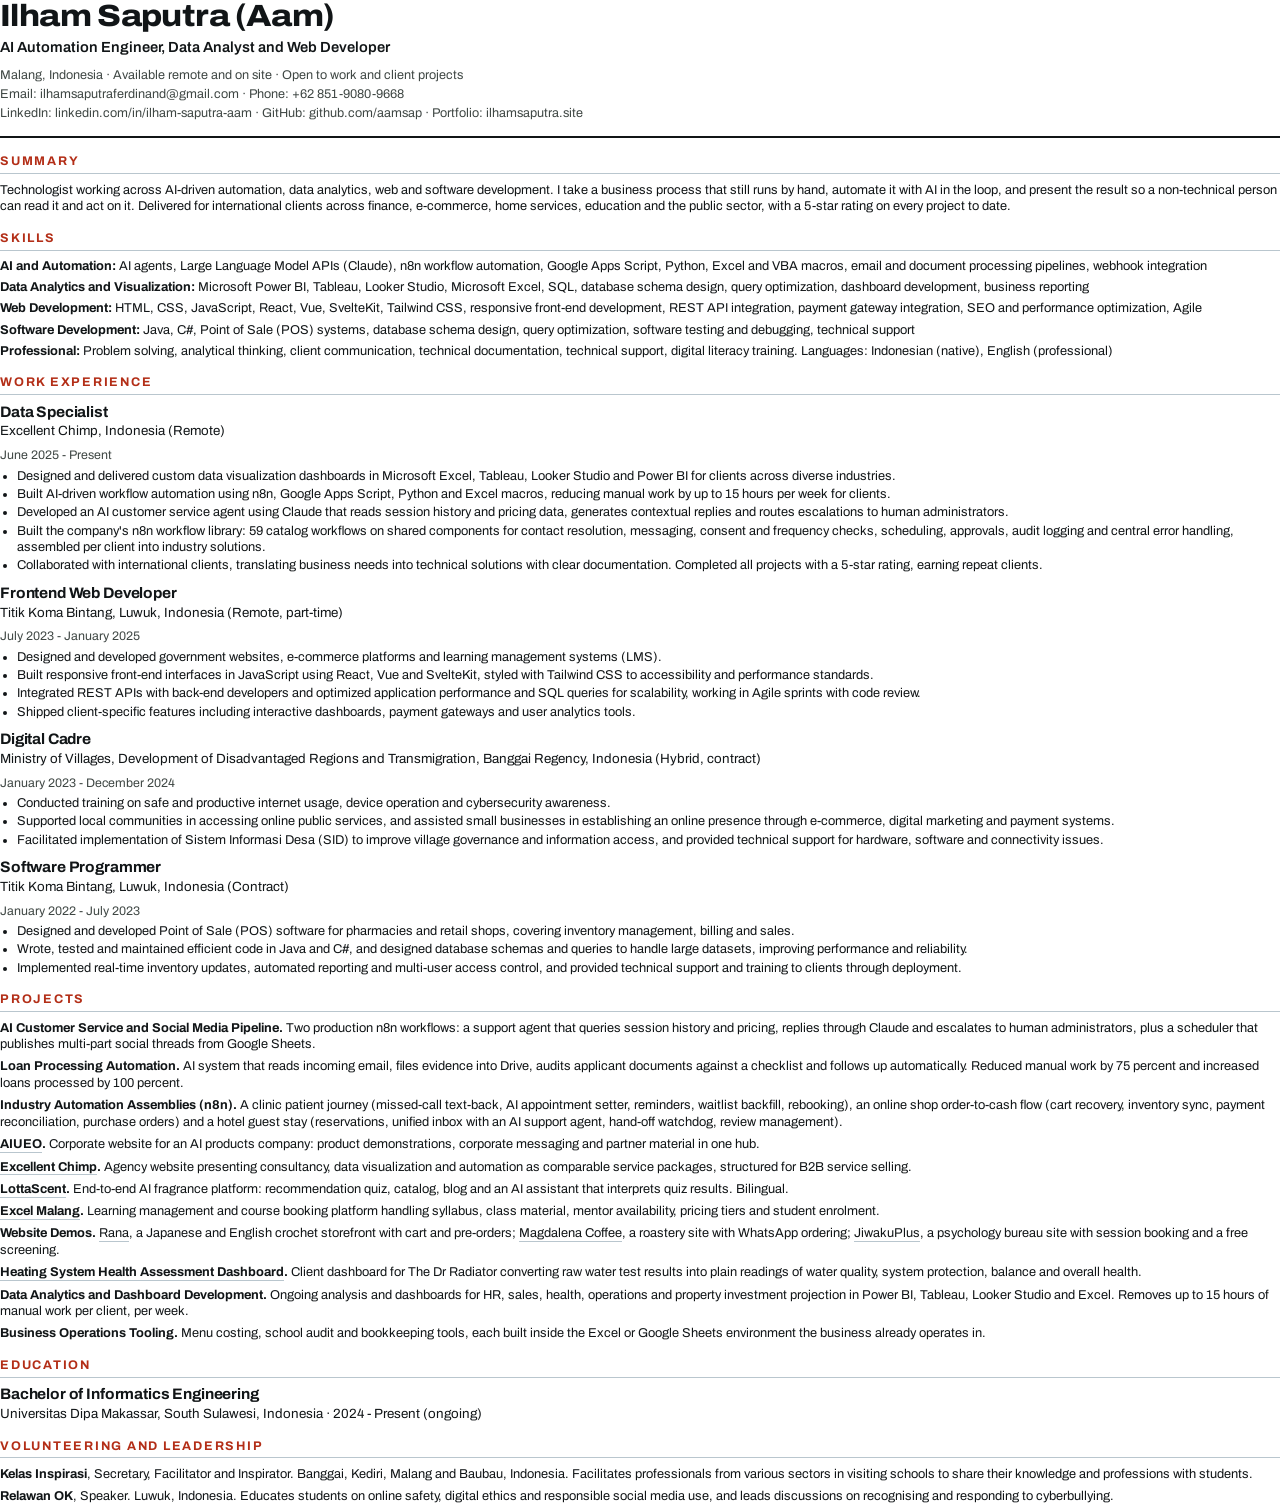
<file: aam-assets/cv/cv-ats.html>
<!doctype html>
<html lang="en">
<head>
<meta charset="utf-8">
<title>Ilham Saputra (Aam) - Curriculum Vitae</title>
<meta name="robots" content="noindex">
<!--
  ATS-FIRST SOURCE for assets/doc/Ilham-Saputra-CV.pdf.

  Every rule below exists to survive an applicant tracking system's text extractor:
    - one column, one linear DOM order; no grids, no floats, no tables
    - nothing absolutely positioned, no running header or footer
    - conventional section headings (Summary, Skills, Work Experience, Projects,
      Education, Volunteering) because parsers match on those exact words
    - dates in "Month YYYY - Month YYYY" beneath the employer, never in a margin
    - project titles are the links; the URL is not printed beside them. A link
      annotation usually does not survive text extraction, so those URLs are absent
      from the ATS text layer by design. The portfolio URL in the contact block is
      plain text and carries discovery on its own.
    - no information carried by a graphic; the only rules are decorative hairlines
    - content flows naturally across pages instead of sitting in fixed-height sheets

  The designed two-sheet version lives beside this file as cv.html. It reads better
  to a human and worse to a parser. This is the one the site serves.

  Every fact traces to PRODUCT.md. WebLuwuk is withdrawn and must not appear.
-->
<link rel="preconnect" href="https://fonts.googleapis.com">
<link rel="preconnect" href="https://fonts.gstatic.com" crossorigin>
<link href="https://fonts.googleapis.com/css2?family=Archivo:wdth,wght@75..125,400..800&display=swap" rel="stylesheet">
<style>
  :root{ --ink:#111517; --soft:#3F4744; --rule:#B9C6CE; --accent:#B32E17; }
  @page{ size:A4; margin:12mm 14mm 10mm 14mm; }
  *{ box-sizing:border-box; margin:0; }
  body{
    font-family:"Archivo", Calibri, Arial, sans-serif;
    color:var(--ink); background:#fff;
    font-size:9.6pt; line-height:1.3;
    -webkit-print-color-adjust:exact; print-color-adjust:exact;
  }

  /* ---------- header: plain, linear, parseable ---------- */
  h1{ font-variation-settings:"wdth" 112,"wght" 800;
      font-size:23pt; line-height:1.05; letter-spacing:-.02em; }
  .role{ margin-top:1.6mm; font-size:11pt; font-variation-settings:"wght" 600;
         color:var(--ink); }
  .contact{ margin-top:2.2mm; font-size:9.5pt; color:var(--soft); line-height:1.5; }
  .contact a{ color:var(--soft); text-decoration:none; }
  .rule{ margin-top:3.6mm; border-top:1.6pt solid var(--ink); }

  /* ---------- sections ---------- */
  h2{ margin-top:4mm; padding-bottom:.9mm; margin-bottom:2mm;
      border-bottom:.6pt solid var(--rule);
      font-size:9.4pt; font-variation-settings:"wdth" 100,"wght" 700;
      letter-spacing:.14em; text-transform:uppercase; color:var(--accent);
      break-after:avoid; page-break-after:avoid; }

  p{ margin-bottom:2mm; }
  .summary{ color:var(--ink); max-width:none; }

  .job{ margin-bottom:2.6mm; }
  h3{ break-after:avoid; page-break-after:avoid; font-size:11.4pt; font-variation-settings:"wdth" 102,"wght" 700;
      line-height:1.2; letter-spacing:-.01em; }
  .where{ font-size:10pt; color:var(--ink); margin-top:.4mm; }
  .when{ font-size:9.3pt; color:var(--soft); margin-top:.3mm; margin-bottom:1.1mm; }

  ul{ margin:0 0 0 4.6mm; padding:0; }
  li{ margin-bottom:.45mm; color:var(--ink); }

  .skill{ margin-bottom:1.2mm; }
  .skill b{ font-variation-settings:"wght" 700; }

  .proj{ margin-bottom:1.5mm; }
  .proj b{ font-variation-settings:"wght" 700; }
  .proj a{ color:var(--ink); text-decoration:none;
           border-bottom:.5pt solid var(--rule); padding-bottom:.2mm; }
</style>
</head>
<body>

<h1>Ilham Saputra (Aam)</h1>
<p class="role">AI Automation Engineer, Data Analyst and Web Developer</p>
<p class="contact">
  Malang, Indonesia &middot; Available remote and on site &middot; Open to work and client projects<br>
  Email: <a href="mailto:ilhamsaputraferdinand@gmail.com">ilhamsaputraferdinand@gmail.com</a>
  &middot; Phone: <a href="https://wa.me/6285190809668">+62 851-9080-9668</a><br>
  LinkedIn: <a href="https://www.linkedin.com/in/ilham-saputra-aam">linkedin.com/in/ilham-saputra-aam</a>
  &middot; GitHub: <a href="https://github.com/aamsap">github.com/aamsap</a>
  &middot; Portfolio: <a href="https://ilhamsaputra.site">ilhamsaputra.site</a>
</p>
<div class="rule"></div>

<h2>Summary</h2>
<p class="summary">Technologist working across AI-driven automation, data analytics, web and software development. I take a business process that still runs by hand, automate it with AI in the loop, and present the result so a non-technical person can read it and act on it. Delivered for international clients across finance, e-commerce, home services, education and the public sector, with a 5-star rating on every project to date.</p>

<h2>Skills</h2>
<p class="skill"><b>AI and Automation:</b> AI agents, Large Language Model APIs (Claude),
n8n workflow automation, Google Apps Script, Python, Excel and VBA macros, email and document
processing pipelines, webhook integration</p>
<p class="skill"><b>Data Analytics and Visualization:</b> Microsoft Power BI, Tableau, Looker
Studio, Microsoft Excel, SQL, database schema design, query optimization, dashboard development,
business reporting</p>
<p class="skill"><b>Web Development:</b> HTML, CSS, JavaScript, React, Vue, SvelteKit, Tailwind
CSS, responsive front-end development, REST API integration, payment gateway integration, SEO
and performance optimization, Agile</p>
<p class="skill"><b>Software Development:</b> Java, C#, Point of Sale (POS) systems, database
schema design, query optimization, software testing and debugging, technical support</p>
<p class="skill"><b>Professional:</b> Problem solving, analytical thinking, client communication,
technical documentation, technical support, digital literacy training. Languages: Indonesian
(native), English (professional)</p>

<h2>Work Experience</h2>

<div class="job">
  <h3>Data Specialist</h3>
  <p class="where">Excellent Chimp, Indonesia (Remote)</p>
  <p class="when">June 2025 - Present</p>
  <ul>
    <li>Designed and delivered custom data visualization dashboards in Microsoft Excel, Tableau, Looker Studio and Power BI for clients across diverse industries.</li>
    <li>Built AI-driven workflow automation using n8n, Google Apps Script, Python and Excel macros, reducing manual work by up to 15 hours per week for clients.</li>
    <li>Developed an AI customer service agent using Claude that reads session history and pricing data, generates contextual replies and routes escalations to human administrators.</li>
    <li>Built the company's n8n workflow library: 59 catalog workflows on shared components for contact resolution, messaging, consent and frequency checks, scheduling, approvals, audit logging and central error handling, assembled per client into industry solutions.</li>
    <li>Collaborated with international clients, translating business needs into technical solutions with clear documentation. Completed all projects with a 5-star rating, earning repeat clients.</li>
  </ul>
</div>

<div class="job">
  <h3>Frontend Web Developer</h3>
  <p class="where">Titik Koma Bintang, Luwuk, Indonesia (Remote, part-time)</p>
  <p class="when">July 2023 - January 2025</p>
  <ul>
    <li>Designed and developed government websites, e-commerce platforms and learning management systems (LMS).</li>
    <li>Built responsive front-end interfaces in JavaScript using React, Vue and SvelteKit, styled with Tailwind CSS to accessibility and performance standards.</li>
    <li>Integrated REST APIs with back-end developers and optimized application performance and SQL queries for scalability, working in Agile sprints with code review.</li>
    <li>Shipped client-specific features including interactive dashboards, payment gateways and user analytics tools.</li>
  </ul>
</div>

<div class="job">
  <h3>Digital Cadre</h3>
  <p class="where">Ministry of Villages, Development of Disadvantaged Regions and Transmigration, Banggai Regency, Indonesia (Hybrid, contract)</p>
  <p class="when">January 2023 - December 2024</p>
  <ul>
    <li>Conducted training on safe and productive internet usage, device operation and cybersecurity awareness.</li>
    <li>Supported local communities in accessing online public services, and assisted small businesses in establishing an online presence through e-commerce, digital marketing and payment systems.</li>
    <li>Facilitated implementation of Sistem Informasi Desa (SID) to improve village governance and information access, and provided technical support for hardware, software and connectivity issues.</li>
  </ul>
</div>

<div class="job">
  <h3>Software Programmer</h3>
  <p class="where">Titik Koma Bintang, Luwuk, Indonesia (Contract)</p>
  <p class="when">January 2022 - July 2023</p>
  <ul>
    <li>Designed and developed Point of Sale (POS) software for pharmacies and retail shops, covering inventory management, billing and sales.</li>
    <li>Wrote, tested and maintained efficient code in Java and C#, and designed database schemas and queries to handle large datasets, improving performance and reliability.</li>
    <li>Implemented real-time inventory updates, automated reporting and multi-user access control, and provided technical support and training to clients through deployment.</li>
  </ul>
</div>

<h2>Projects</h2>

<p class="proj"><b>AI Customer Service and Social Media Pipeline.</b> Two production n8n workflows: a support agent that queries session history and pricing, replies through Claude and escalates to human administrators, plus a scheduler that publishes multi-part social threads from Google Sheets.</p>

<p class="proj"><b>Loan Processing Automation.</b> AI system that reads incoming email, files evidence into Drive, audits applicant documents against a checklist and follows up automatically. Reduced manual work by 75 percent and increased loans processed by 100 percent.</p>

<p class="proj"><b>Industry Automation Assemblies (n8n).</b> A clinic patient journey (missed-call text-back, AI appointment setter, reminders, waitlist backfill, rebooking), an online shop order-to-cash flow (cart recovery, inventory sync, payment reconciliation, purchase orders) and a hotel guest stay (reservations, unified inbox with an AI support agent, hand-off watchdog, review management).</p>

<p class="proj"><b><a href="https://teraiueo.online">AIUEO</a>.</b> Corporate website for an AI products company: product demonstrations, corporate messaging and partner material in one hub.</p>

<p class="proj"><b><a href="https://excellentchimp.com">Excellent Chimp</a>.</b> Agency website presenting consultancy, data visualization and automation as comparable service packages, structured for B2B service selling.</p>

<p class="proj"><b><a href="https://lottascent.com">LottaScent</a>.</b> End-to-end AI fragrance platform: recommendation quiz, catalog, blog and an AI assistant that interprets quiz results. Bilingual.</p>

<p class="proj"><b><a href="https://excelmalang.online">Excel Malang</a>.</b> Learning management and course booking platform handling syllabus, class material, mentor availability, pricing tiers and student enrolment.</p>

<p class="proj"><b>Website Demos.</b> <a href="https://rana-crochet.vercel.app/">Rana</a>, a Japanese and English crochet storefront with cart and pre-orders; <a href="https://magdalena-coffee.vercel.app/">Magdalena Coffee</a>, a roastery site with WhatsApp ordering; <a href="https://jiwaku-plus.vercel.app/">JiwakuPlus</a>, a psychology bureau site with session booking and a free screening.</p>

<p class="proj"><b><a href="https://www.cleanmyheatingsystem.co.uk">Heating System Health Assessment Dashboard</a>.</b> Client dashboard for The Dr Radiator converting raw water test results into plain readings of water quality, system protection, balance and overall health.</p>

<p class="proj"><b>Data Analytics and Dashboard Development.</b> Ongoing analysis and dashboards for HR, sales, health, operations and property investment projection in Power BI, Tableau, Looker Studio and Excel. Removes up to 15 hours of manual work per client, per week.</p>

<p class="proj"><b>Business Operations Tooling.</b> Menu costing, school audit and bookkeeping tools, each built inside the Excel or Google Sheets environment the business already operates in.</p>





<h2>Education</h2>
<div class="job">
  <h3>Bachelor of Informatics Engineering</h3>
  <p class="where">Universitas Dipa Makassar, South Sulawesi, Indonesia &middot; 2024 - Present (ongoing)</p>
</div>

<h2>Volunteering and Leadership</h2>
<p class="proj"><b>Kelas Inspirasi</b>, Secretary, Facilitator and Inspirator. Banggai, Kediri,
Malang and Baubau, Indonesia. Facilitates professionals from various sectors in visiting schools
to share their knowledge and professions with students.</p>
<p class="proj"><b>Relawan OK</b>, Speaker. Luwuk, Indonesia. Educates students on online safety,
digital ethics and responsible social media use, and leads discussions on recognising and
responding to cyberbullying.</p>

</body>
</html>
</file>
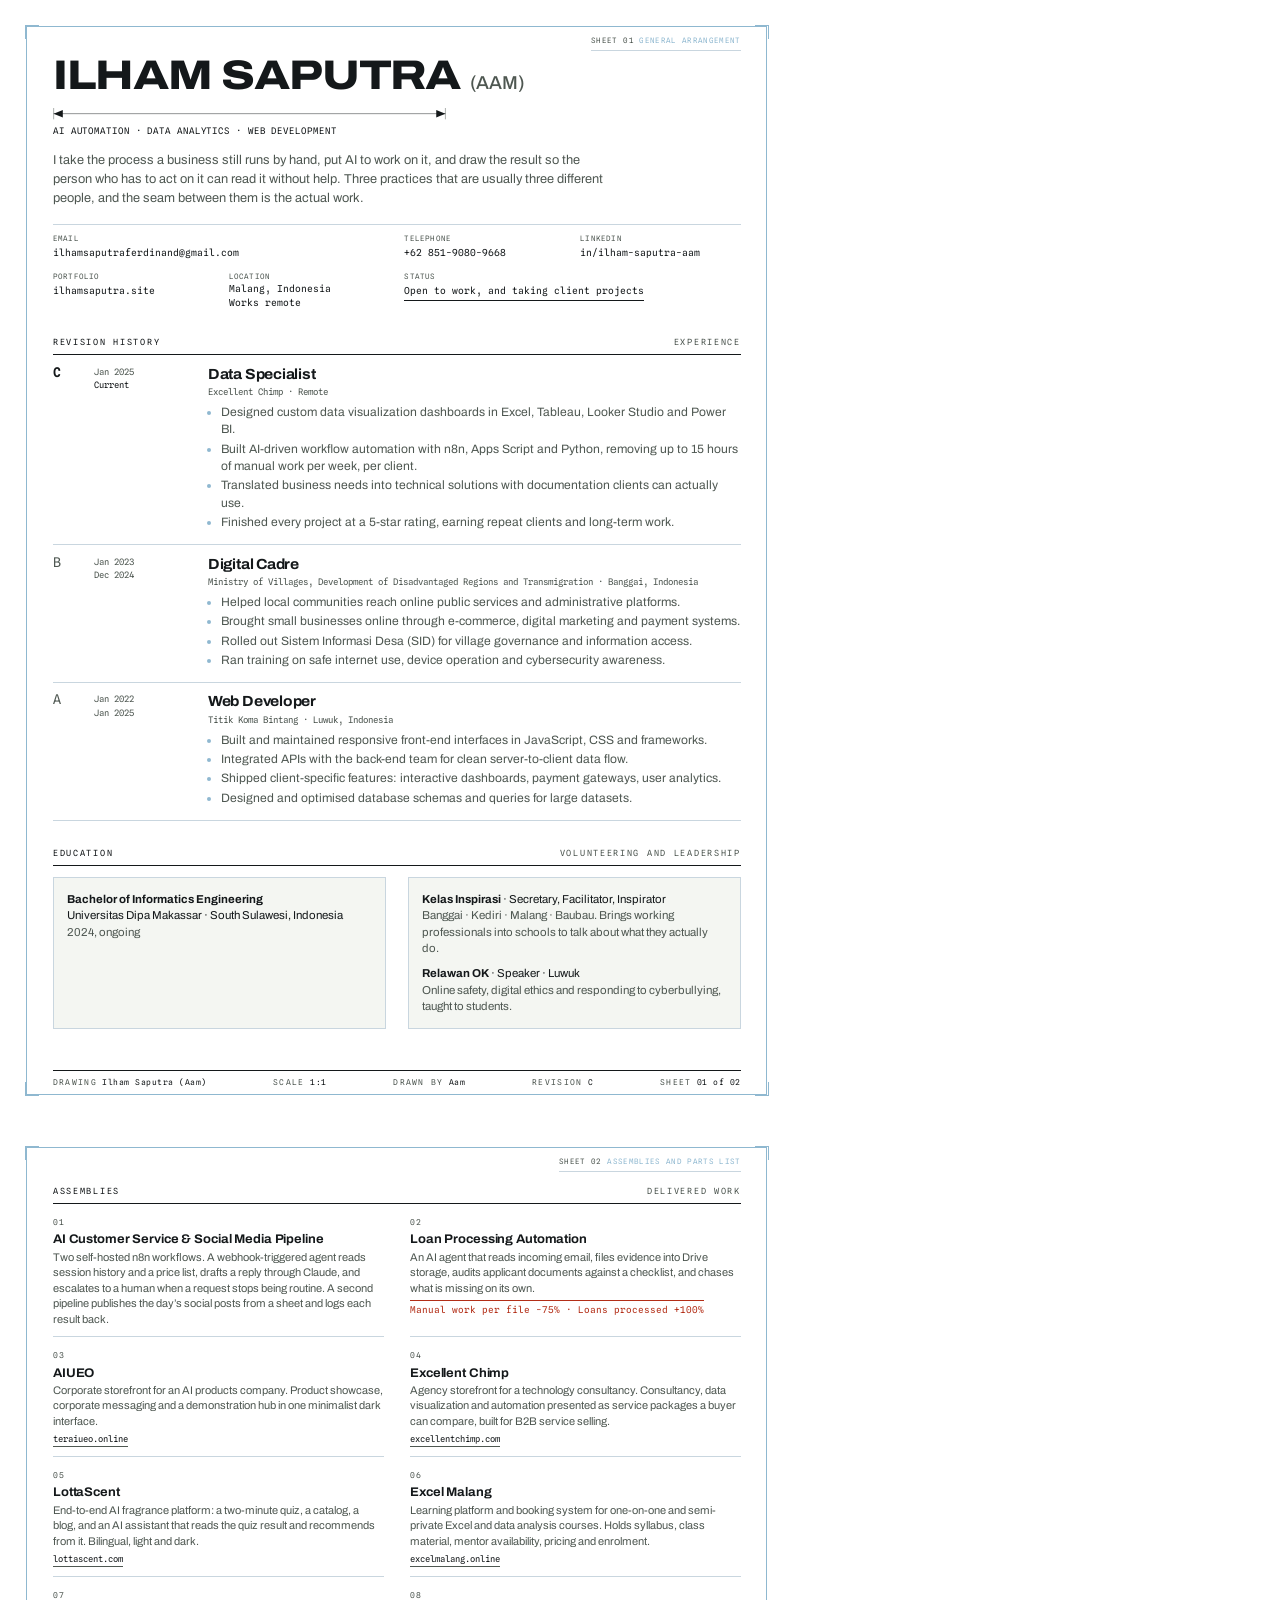
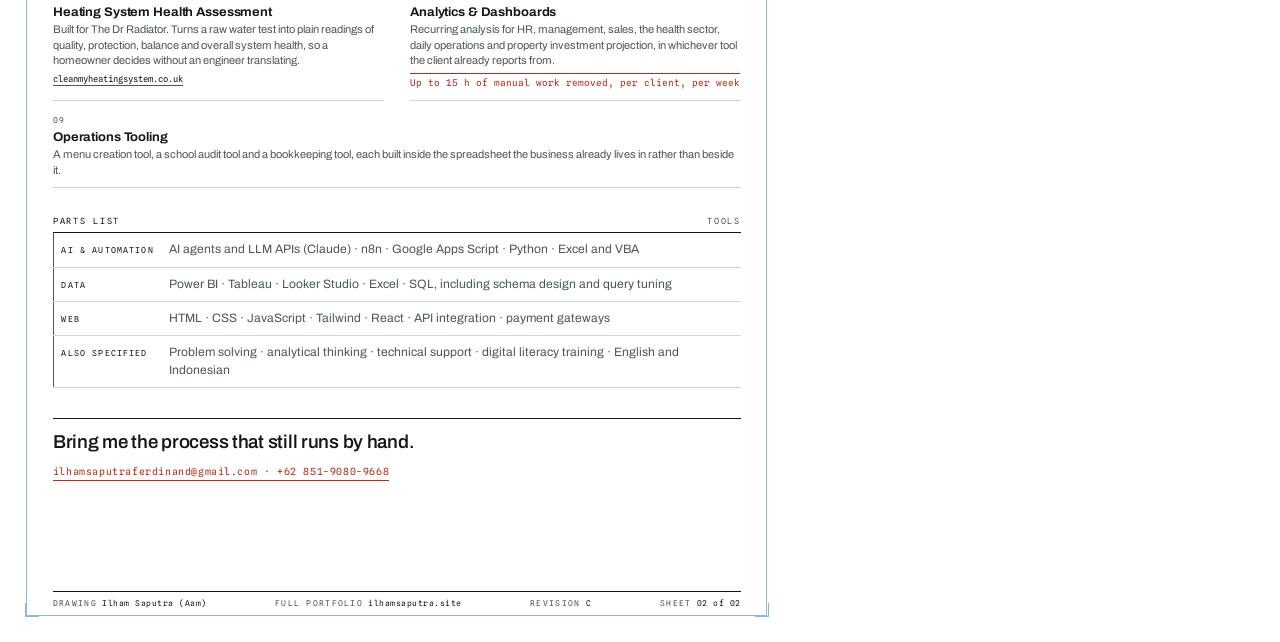
<file: aam-assets/cv/cv.html>
<!doctype html>
<html lang="en">
<head>
<meta charset="utf-8">
<title>Ilham Saputra (Aam) - Curriculum Vitae</title>
<meta name="robots" content="noindex">
<!--
  SOURCE FILE for assets/doc/Ilham-Saputra-CV.pdf.
  Self-contained on purpose: it must render identically outside the site.
  Regenerate the PDF with the printToPDF harness (see README, "The CV").
  Every fact here traces to PRODUCT.md. WebLuwuk is withdrawn and must not appear.
-->
<link rel="preconnect" href="https://fonts.googleapis.com">
<link rel="preconnect" href="https://fonts.gstatic.com" crossorigin>
<link href="https://fonts.googleapis.com/css2?family=Archivo:wdth,wght@75..125,400..900&family=Spline+Sans+Mono:wght@400..600&display=swap" rel="stylesheet">
<style>
  :root{
    --ink:#14181A; --ink-2:#4E5751; --redline:#B32E17; --construction:#8FB8D0;
    --rule:#C9D6DF; --sheet:#FFFFFF; --panel:#F4F6F2;
    --f:"Archivo",system-ui,sans-serif; --m:"Spline Sans Mono",ui-monospace,monospace;
  }
  @page{ size:A4; margin:0; }
  *{ box-sizing:border-box; margin:0; }
  html,body{ background:var(--sheet); }
  body{
    font-family:var(--f); color:var(--ink);
    font-size:9.1pt; line-height:1.44;
    -webkit-print-color-adjust:exact; print-color-adjust:exact;
  }

  .sheet{
    position:relative; width:210mm; height:296.6mm;
    padding:15mm 14mm 17mm 14mm;
    overflow:hidden; background:var(--sheet);
    page-break-after:always; break-after:page;
  }
  .sheet:last-child{ page-break-after:auto; break-after:auto; }

  /* drawing border: carries no information */
  .fr{ position:absolute; inset:7mm; border:.35pt solid var(--construction); pointer-events:none; }
  .fr i{ position:absolute; background:var(--construction); }
  .fr .zx{ left:0; right:0; height:2.4mm;
    background-image:linear-gradient(to right,var(--construction) 0 .35pt,transparent .35pt);
    background-size:calc(100%/8) 100%; background-repeat:repeat-x; background-color:transparent; }
  .fr .zy{ top:0; bottom:0; width:2.4mm;
    background-image:linear-gradient(to bottom,var(--construction) 0 .35pt,transparent .35pt);
    background-size:100% calc(100%/6); background-repeat:repeat-y; background-color:transparent; }
  .fr .t{ top:0 } .fr .b{ bottom:0 } .fr .l{ left:0 } .fr .r{ right:0 }
  .mk{ position:absolute; width:3.6mm; height:3.6mm; border:0 solid var(--construction); }
  .mk.tl{ top:6.6mm; left:6.6mm; border-top-width:.9pt; border-left-width:.9pt; }
  .mk.tr{ top:6.6mm; right:6.6mm; border-top-width:.9pt; border-right-width:.9pt; }
  .mk.bl{ bottom:6.6mm; left:6.6mm; border-bottom-width:.9pt; border-left-width:.9pt; }
  .mk.br{ bottom:6.6mm; right:6.6mm; border-bottom-width:.9pt; border-right-width:.9pt; }

  .tag{ position:absolute; top:9.4mm; right:14mm;
    font-family:var(--m); font-size:5.6pt; letter-spacing:.18em; text-transform:uppercase;
    color:var(--ink-2); padding-bottom:1mm; border-bottom:.35pt solid var(--rule); }
  .tag b{ font-weight:400 } .tag span{ color:var(--construction); }

  /* title block, bottom of every sheet */
  .tb{ position:absolute; left:14mm; right:14mm; bottom:8.6mm;
    border-top:1.3pt solid var(--ink); padding-top:1.6mm;
    display:flex; gap:6mm; align-items:baseline; justify-content:space-between;
    font-family:var(--m); font-size:6pt; letter-spacing:.06em; color:var(--ink-2); }
  .tb b{ color:var(--ink); font-weight:400; }
  .tb .k{ letter-spacing:.16em; text-transform:uppercase; }

  h1{ font-variation-settings:"wdth" 118,"wght" 800;
    font-size:31pt; line-height:.92; letter-spacing:-.03em; text-transform:uppercase; }
  h1 em{ font-style:normal; color:var(--ink-2); font-variation-settings:"wdth" 100,"wght" 500;
    font-size:14pt; letter-spacing:-.01em; }

  .dimline{ margin:3.4mm 0 0; }
  .dimline svg{ display:block; width:104mm; height:3mm; overflow:visible; }
  .dimline svg path{ vector-effect:non-scaling-stroke; }
  .dimline .l,.dimline .e{ fill:none; stroke-width:.35pt; }
  .dimline .l{ stroke:var(--ink) } .dimline .e{ stroke:var(--ink-2) }
  .dimline .a{ fill:var(--ink) }
  .dimline span{ display:block; margin-top:1.4mm;
    font-family:var(--m); font-size:6.8pt; letter-spacing:.1em; text-transform:uppercase; }

  .lede{ margin-top:3.6mm; max-width:150mm; color:var(--ink-2); font-size:9.6pt; line-height:1.48; }

  .meta{ margin-top:4.4mm; padding-top:2.2mm; border-top:.35pt solid var(--rule);
    display:grid; grid-template-columns:repeat(4,1fr); gap:2.6mm 4mm; }
  .meta .w2{ grid-column:span 2; }
  .meta div span{ display:block; font-family:var(--m); font-size:5.6pt;
    letter-spacing:.16em; text-transform:uppercase; color:var(--ink-2); }
  .meta div a,.meta div p{ font-family:var(--m); font-size:7.2pt; color:var(--ink);
    text-decoration:none; word-break:break-word; }
  .status{ display:inline-block; font-family:var(--m); font-size:7.2pt;
    border-bottom:1.3pt solid var(--ink); padding-bottom:.5mm; }

  h2{ margin-top:7mm; padding-bottom:1.4mm; border-bottom:1.3pt solid var(--ink);
    font-family:var(--m); font-weight:400; font-size:6.4pt;
    letter-spacing:.2em; text-transform:uppercase; color:var(--ink-2);
    display:flex; justify-content:space-between; align-items:baseline; }
  h2 b{ color:var(--ink); font-weight:400; }

  .row{ display:grid; grid-template-columns:7mm 26mm 1fr; gap:0 4mm;
    padding:2.8mm 0; border-bottom:.35pt solid var(--rule);
    break-inside:avoid; page-break-inside:avoid; }
  .row .rev{ font-family:var(--m); font-size:10pt; color:var(--ink-2); line-height:1; }
  .row.now .rev{ color:var(--ink); font-weight:600; }
  .row .when{ font-family:var(--m); font-size:6.6pt; color:var(--ink-2); line-height:1.5; }
  .row .when i{ display:block; font-style:normal; }
  .row.now .when i{ color:var(--ink); }
  .row h3{ font-variation-settings:"wdth" 106,"wght" 700; font-size:11pt;
    line-height:1.1; letter-spacing:-.015em; }
  .row .org{ font-family:var(--m); font-size:6.8pt; color:var(--ink-2); margin:.8mm 0 1.6mm; }
  .row ul{ margin:0; padding-left:3.6mm; }
  .row li{ color:var(--ink-2); margin-bottom:.5mm; }
  .row li::marker{ color:var(--construction); }

  .work{ display:grid; grid-template-columns:1fr 1fr; gap:0 7mm; }
  .work article{ padding:2.4mm 0; border-bottom:.35pt solid var(--rule);
    break-inside:avoid; page-break-inside:avoid; }
  .work .no{ font-family:var(--m); font-size:6pt; letter-spacing:.16em; color:var(--ink-2); }
  .work h3{ font-variation-settings:"wdth" 104,"wght" 680; font-size:9.4pt;
    line-height:1.15; letter-spacing:-.01em; margin:.5mm 0 .8mm; }
  .work p{ color:var(--ink-2); font-size:8.3pt; line-height:1.4; }
  .work .fig{ display:inline-block; margin-top:1mm; font-family:var(--m); font-size:7pt;
    color:var(--redline); border-top:1.3pt solid var(--redline); padding-top:.6mm; }
  .work .url{ display:block; margin-top:1mm; font-family:var(--m); font-size:6.6pt;
    color:var(--ink); text-decoration:none; border-bottom:.35pt solid var(--ink-2);
    width:max-content; max-width:100%; }

  .bom{ width:100%; border-collapse:collapse; }
  .bom th,.bom td{ text-align:left; font-weight:400; vertical-align:baseline;
    padding:2.1mm 4mm 2.1mm 0; border-bottom:.35pt solid var(--rule); }
  .bom .prac{ font-family:var(--m); font-size:6.2pt; letter-spacing:.14em;
    text-transform:uppercase; color:var(--ink); white-space:nowrap;
    border-left:1.3pt solid var(--ink-2); padding-left:2mm; width:1%; }
  .bom .items{ color:var(--ink-2); }

  .two{ display:grid; grid-template-columns:1fr 1fr; gap:6mm; margin-top:3mm; }
  .cell{ background:var(--panel); border:.35pt solid var(--rule); padding:3.4mm; break-inside:avoid; }
  .cell h3{ font-family:var(--m); font-weight:400; font-size:6pt; letter-spacing:.18em;
    text-transform:uppercase; color:var(--ink-2);
    padding-bottom:1.2mm; margin-bottom:2mm; border-bottom:.35pt solid var(--rule); }
  .close{ margin-top:8mm; padding-top:3mm; border-top:1.3pt solid var(--ink); }
  .close p{ font-variation-settings:"wdth" 100,"wght" 560;
    font-size:14pt; line-height:1.24; letter-spacing:-.015em; max-width:140mm; }
  .close a{ display:inline-block; margin-top:2.6mm; font-family:var(--m); font-size:7.4pt;
    letter-spacing:.06em; color:var(--redline); text-decoration:none;
    border-bottom:1.3pt solid var(--redline); padding-bottom:.6mm; }
  .cell p{ font-size:8.6pt; }
  .cell p+p{ margin-top:2.2mm; }
  .cell .sub{ color:var(--ink-2); }
</style>
</head>
<body>

<!-- ══════════════════ SHEET 1 ══════════════════ -->
<section class="sheet">
  <div class="fr"><i class="zx t"></i><i class="zx b"></i><i class="zy l"></i><i class="zy r"></i></div>
  <span class="mk tl"></span><span class="mk tr"></span><span class="mk bl"></span><span class="mk br"></span>
  <div class="tag"><b>Sheet 01</b> <span>General arrangement</span></div>

  <h1>Ilham Saputra <em>(Aam)</em></h1>

  <div class="dimline">
    <svg viewBox="0 0 600 12" preserveAspectRatio="none" aria-hidden="true">
      <path class="e" d="M1 0 V12"/><path class="e" d="M599 0 V12"/>
      <path class="l" d="M1 6 H599"/>
      <path class="a" d="M1 6 l14 -4 v8 z"/><path class="a" d="M599 6 l-14 -4 v8 z"/>
    </svg>
    <span>AI automation &middot; Data analytics &middot; Web development</span>
  </div>

  <p class="lede">I take the process a business still runs by hand, put AI to work on it, and draw
  the result so the person who has to act on it can read it without help. Three practices that are
  usually three different people, and the seam between them is the actual work.</p>

  <div class="meta">
    <div class="w2"><span>Email</span><a href="mailto:ilhamsaputraferdinand@gmail.com">ilhamsaputraferdinand@gmail.com</a></div>
    <div><span>Telephone</span><a href="https://wa.me/6285190809668">+62 851-9080-9668</a></div>
    <div><span>LinkedIn</span><a href="https://www.linkedin.com/in/ilham-saputra-aam">in/ilham-saputra-aam</a></div>
    <div><span>Portfolio</span><a href="https://ilhamsaputra.site">ilhamsaputra.site</a></div>
    <div><span>Location</span><p>Malang, Indonesia<br>Works remote</p></div>
    <div class="w2"><span>Status</span><p class="status">Open to work, and taking client projects</p></div>
  </div>

  <h2><b>Revision history</b> <span>Experience</span></h2>

  <div class="row now">
    <span class="rev">C</span>
    <span class="when">Jan 2025<i>Current</i></span>
    <div>
      <h3>Data Specialist</h3>
      <p class="org">Excellent Chimp &middot; Remote</p>
      <ul>
        <li>Designed custom data visualization dashboards in Excel, Tableau, Looker Studio and Power BI.</li>
        <li>Built AI-driven workflow automation with n8n, Apps Script and Python, removing up to 15 hours of manual work per week, per client.</li>
        <li>Translated business needs into technical solutions with documentation clients can actually use.</li>
        <li>Finished every project at a 5-star rating, earning repeat clients and long-term work.</li>
      </ul>
    </div>
  </div>

  <div class="row">
    <span class="rev">B</span>
    <span class="when">Jan 2023<i>Dec 2024</i></span>
    <div>
      <h3>Digital Cadre</h3>
      <p class="org">Ministry of Villages, Development of Disadvantaged Regions and Transmigration &middot; Banggai, Indonesia</p>
      <ul>
        <li>Helped local communities reach online public services and administrative platforms.</li>
        <li>Brought small businesses online through e-commerce, digital marketing and payment systems.</li>
        <li>Rolled out Sistem Informasi Desa (SID) for village governance and information access.</li>
        <li>Ran training on safe internet use, device operation and cybersecurity awareness.</li>
      </ul>
    </div>
  </div>

  <div class="row">
    <span class="rev">A</span>
    <span class="when">Jan 2022<i>Jan 2025</i></span>
    <div>
      <h3>Web Developer</h3>
      <p class="org">Titik Koma Bintang &middot; Luwuk, Indonesia</p>
      <ul>
        <li>Built and maintained responsive front-end interfaces in JavaScript, CSS and frameworks.</li>
        <li>Integrated APIs with the back-end team for clean server-to-client data flow.</li>
        <li>Shipped client-specific features: interactive dashboards, payment gateways, user analytics.</li>
        <li>Designed and optimised database schemas and queries for large datasets.</li>
      </ul>
    </div>
  </div>

  <h2><b>Education</b> <span>Volunteering and leadership</span></h2>
  <div class="two">
    <section class="cell">
      <p><b>Bachelor of Informatics Engineering</b><br>
      Universitas Dipa Makassar &middot; South Sulawesi, Indonesia<br>
      <span class="sub">2024, ongoing</span></p>
    </section>
    <section class="cell">
      <p><b>Kelas Inspirasi</b> &middot; Secretary, Facilitator, Inspirator<br>
      <span class="sub">Banggai &middot; Kediri &middot; Malang &middot; Baubau. Brings working professionals into schools to talk about what they actually do.</span></p>
      <p><b>Relawan OK</b> &middot; Speaker &middot; Luwuk<br>
      <span class="sub">Online safety, digital ethics and responding to cyberbullying, taught to students.</span></p>
    </section>
  </div>

  <div class="tb">
    <span><span class="k">Drawing</span> <b>Ilham Saputra (Aam)</b></span>
    <span><span class="k">Scale</span> <b>1:1</b></span>
    <span><span class="k">Drawn by</span> <b>Aam</b></span>
    <span><span class="k">Revision</span> <b>C</b></span>
    <span><span class="k">Sheet</span> <b>01 of 02</b></span>
  </div>
</section>

<!-- ══════════════════ SHEET 2 ══════════════════ -->
<section class="sheet">
  <div class="fr"><i class="zx t"></i><i class="zx b"></i><i class="zy l"></i><i class="zy r"></i></div>
  <span class="mk tl"></span><span class="mk tr"></span><span class="mk bl"></span><span class="mk br"></span>
  <div class="tag"><b>Sheet 02</b> <span>Assemblies and parts list</span></div>

  <h2 style="margin-top:2mm"><b>Assemblies</b> <span>Delivered work</span></h2>

  <div class="work">
    <article>
      <span class="no">01</span>
      <h3>AI Customer Service &amp; Social Media Pipeline</h3>
      <p>Two self-hosted n8n workflows. A webhook-triggered agent reads session history and a price
      list, drafts a reply through Claude, and escalates to a human when a request stops being
      routine. A second pipeline publishes the day&rsquo;s social posts from a sheet and logs each result back.</p>
    </article>
    <article>
      <span class="no">02</span>
      <h3>Loan Processing Automation</h3>
      <p>An AI agent that reads incoming email, files evidence into Drive storage, audits applicant
      documents against a checklist, and chases what is missing on its own.</p>
      <span class="fig">Manual work per file -75% &middot; Loans processed +100%</span>
    </article>
    <article>
      <span class="no">03</span>
      <h3>AIUEO</h3>
      <p>Corporate storefront for an AI products company. Product showcase, corporate messaging and
      a demonstration hub in one minimalist dark interface.</p>
      <a class="url" href="https://teraiueo.online">teraiueo.online</a>
    </article>
    <article>
      <span class="no">04</span>
      <h3>Excellent Chimp</h3>
      <p>Agency storefront for a technology consultancy. Consultancy, data visualization and
      automation presented as service packages a buyer can compare, built for B2B service selling.</p>
      <a class="url" href="https://excellentchimp.com">excellentchimp.com</a>
    </article>
    <article>
      <span class="no">05</span>
      <h3>LottaScent</h3>
      <p>End-to-end AI fragrance platform: a two-minute quiz, a catalog, a blog, and an AI assistant
      that reads the quiz result and recommends from it. Bilingual, light and dark.</p>
      <a class="url" href="https://lottascent.com">lottascent.com</a>
    </article>
    <article>
      <span class="no">06</span>
      <h3>Excel Malang</h3>
      <p>Learning platform and booking system for one-on-one and semi-private Excel and data analysis
      courses. Holds syllabus, class material, mentor availability, pricing and enrolment.</p>
      <a class="url" href="https://excelmalang.online">excelmalang.online</a>
    </article>
    <article>
      <span class="no">07</span>
      <h3>Heating System Health Assessment</h3>
      <p>Built for The Dr Radiator. Turns a raw water test into plain readings of quality, protection,
      balance and overall system health, so a homeowner decides without an engineer translating.</p>
      <a class="url" href="https://www.cleanmyheatingsystem.co.uk">cleanmyheatingsystem.co.uk</a>
    </article>
    <article>
      <span class="no">08</span>
      <h3>Analytics &amp; Dashboards</h3>
      <p>Recurring analysis for HR, management, sales, the health sector, daily operations and
      property investment projection, in whichever tool the client already reports from.</p>
      <span class="fig">Up to 15 h of manual work removed, per client, per week</span>
    </article>
    <article style="grid-column:1 / -1">
      <span class="no">09</span>
      <h3>Operations Tooling</h3>
      <p>A menu creation tool, a school audit tool and a bookkeeping tool, each built inside the
      spreadsheet the business already lives in rather than beside it.</p>
    </article>
  </div>

  <h2><b>Parts list</b> <span>Tools</span></h2>
  <table class="bom">
    <tbody>
      <tr>
        <td class="prac">AI &amp; automation</td>
        <td class="items">AI agents and LLM APIs (Claude) &middot; n8n &middot; Google Apps Script &middot; Python &middot; Excel and VBA</td>
      </tr>
      <tr>
        <td class="prac">Data</td>
        <td class="items">Power BI &middot; Tableau &middot; Looker Studio &middot; Excel &middot; SQL, including schema design and query tuning</td>
      </tr>
      <tr>
        <td class="prac">Web</td>
        <td class="items">HTML &middot; CSS &middot; JavaScript &middot; Tailwind &middot; React &middot; API integration &middot; payment gateways</td>
      </tr>
      <tr>
        <td class="prac">Also specified</td>
        <td class="items">Problem solving &middot; analytical thinking &middot; technical support &middot; digital literacy training &middot; English and Indonesian</td>
      </tr>
    </tbody>
  </table>



  <div class="close">
    <p>Bring me the process that still runs by hand.</p>
    <a href="mailto:ilhamsaputraferdinand@gmail.com">ilhamsaputraferdinand@gmail.com &middot; +62 851-9080-9668</a>
  </div>

  <div class="tb">
    <span><span class="k">Drawing</span> <b>Ilham Saputra (Aam)</b></span>
    <span><span class="k">Full portfolio</span> <b>ilhamsaputra.site</b></span>
    <span><span class="k">Revision</span> <b>C</b></span>
    <span><span class="k">Sheet</span> <b>02 of 02</b></span>
  </div>
</section>

</body>
</html>
</file>
<file: css/base.css>
/* ═══════════════════════════════════════════════════════════════════════════
   GENERAL ARRANGEMENT · base layer
   Palette is closed at four roles plus two tints. Nothing else paints.
   Construction blue carries no information, by rule.
   ═══════════════════════════════════════════════════════════════════════════ */

:root {
  /* --- the four roles --- */
  --sheet:        #E4E6E0;   /* drafting film ground                          */
  --ink:          #14181A;   /* 0.5mm technical pen; all content              */
  --redline:      #B32E17;   /* markup pen; one live element per viewport     */
  --on-redline:   #E4E6E0;   /* foreground on a redline field                 */
  --construction: #8FB8D0;   /* non-photo blue; structure only, never content */

  /* --- the two tints --- */
  --sheet-2:      #EEF0EA;   /* inset panel, raised cell                      */
  --ink-2:        #4E5751;   /* secondary annotation. 5.4:1 on --sheet        */

  /* derived, not new colours */
  --ink-05:  color-mix(in srgb, var(--ink) 5%,  transparent);
  --ink-10:  color-mix(in srgb, var(--ink) 10%, transparent);
  --ink-18:  color-mix(in srgb, var(--ink) 18%, transparent);
  --con-30:  color-mix(in srgb, var(--construction) 30%, transparent);
  --con-55:  color-mix(in srgb, var(--construction) 55%, transparent);
  --red-12:  color-mix(in srgb, var(--redline) 12%, transparent);

  /* --- ISO line weights --- */
  --w-thin:  1px;    /* dimension, extension, hatch, leader */
  --w-med:   1.6px;  /* hidden edge, table rule             */
  --w-thick: 2.6px;  /* visible edge, live state            */

  /* --- type --- */
  --f-plate: "Archivo", ui-sans-serif, system-ui, sans-serif;
  --f-mono:  "Spline Sans Mono", ui-monospace, "SFMono-Regular", Menlo, monospace;

  /* --- rhythm --- */
  --gut: clamp(1.15rem, 3.6vw, 2.4rem);   /* frame inset / page gutter */
  --sheet-pad-y: clamp(5rem, 12vh, 9.5rem);
  --max: 1560px;

  --ease: cubic-bezier(.16, 1, .3, 1);

  color-scheme: light;
  --sel-bg: var(--redline);
  --sel-fg: var(--on-redline, #E4E6E0);
}

/* Plot style: model space. Same line grammar, inverted stock.
   Applied by system preference and overridden by the title-block control. */
@media (prefers-color-scheme: dark) {
  :root:not([data-plot-style="sheet"]) {
    --sheet:        #101416;
    --ink:          #E7EAE3;
    --redline:      #FF6242;
    --construction: #3F5E70;
    --sheet-2:      #171D20;
    --ink-2:        #97A19A;
    --on-redline:   #101416;
    color-scheme: dark;
  }
}
:root[data-plot-style="model"] {
  --sheet:        #101416;
  --ink:          #E7EAE3;
  --redline:      #FF6242;
  --construction: #3F5E70;
  --sheet-2:      #171D20;
  --ink-2:        #97A19A;
  --on-redline:   #101416;
  color-scheme: dark;
}

/* ── reset ─────────────────────────────────────────────────────────────── */
*, *::before, *::after { box-sizing: border-box; }
* { margin: 0; }

html {
  -webkit-text-size-adjust: 100%;
  scroll-behavior: smooth;
}
@media (prefers-reduced-motion: reduce) { html { scroll-behavior: auto; } }

body {
  background: var(--sheet);
  color: var(--ink);
  font-family: var(--f-plate);
  font-variation-settings: "wdth" 100, "wght" 400;
  font-size: clamp(0.95rem, 0.88rem + 0.3vw, 1.06rem);
  line-height: 1.62;
  -webkit-font-smoothing: antialiased;
  text-rendering: optimizeLegibility;
  overflow-x: clip;
  transition: background-color .45s var(--ease), color .45s var(--ease);
}

img, svg { display: block; max-width: 100%; }
img { height: auto; }
a { color: inherit; }
button { font: inherit; color: inherit; background: none; border: 0; }

/* ── browser surfaces: these belong to the drawing too ─────────────────── */
::selection { background: var(--sel-bg); color: var(--sel-fg); }
:root { accent-color: var(--redline); caret-color: var(--redline); }

:where(a, button, [tabindex]):focus-visible {
  outline: var(--w-thick) solid var(--redline);
  outline-offset: 3px;
  border-radius: 1px;
}

@supports (scrollbar-width: thin) {
  html { scrollbar-width: thin; scrollbar-color: var(--con-55) transparent; }
}
::-webkit-scrollbar { width: 11px; height: 11px; }
::-webkit-scrollbar-track { background: transparent; }
::-webkit-scrollbar-thumb {
  background: var(--con-55);
  border: 3px solid var(--sheet);
  border-radius: 0;
}
::-webkit-scrollbar-thumb:hover { background: var(--construction); }

.vh {
  position: absolute; width: 1px; height: 1px; padding: 0;
  overflow: hidden; clip-path: inset(50%); white-space: nowrap; border: 0;
}
.skip {
  position: fixed; inset-block-start: .5rem; inset-inline-start: .5rem;
  z-index: 90; padding: .55rem 1rem;
  background: var(--redline); color: var(--on-redline);
  font-family: var(--f-mono); font-size: .72rem;
  letter-spacing: .1em; text-transform: uppercase; text-decoration: none;
  transform: translateY(-160%);
}
.skip:focus-visible { transform: none; }

/* ═══ typographic scale ════════════════════════════════════════════════ */

/* Plate lettering: Archivo pushed to its width extreme. */
.plate {
  font-family: var(--f-plate);
  font-variation-settings: "wdth" 118, "wght" 800;
  font-size: clamp(2.6rem, 1rem + 8.4vw, 6rem);
  line-height: .92;
  letter-spacing: -.035em;
  text-transform: uppercase;
  text-wrap: balance;
}
.plate__l { display: block; }

.head {
  font-variation-settings: "wdth" 96, "wght" 620;
  font-size: clamp(1.5rem, 1.05rem + 1.9vw, 2.55rem);
  line-height: 1.12;
  letter-spacing: -.024em;
  text-wrap: balance;
  max-width: 21ch;
}

.lede {
  margin-block-start: clamp(1.1rem, 2.2vw, 1.6rem);
  font-size: clamp(1rem, .94rem + .42vw, 1.2rem);
  line-height: 1.55;
  max-width: 46ch;
  color: var(--ink-2);
}

/* Mono carries the drawing's annotation layer: measured values, field labels and
   sheet identification. It never sets running prose. */
.mono, .dim__val, .dim__cap, .dim__delta, .tb__key, .tb__val,
.sheet__tag, .bom__no, .rev__id, .rev__date, .tbfull__key {
  font-family: var(--f-mono);
  font-feature-settings: "tnum" 1;
  font-variant-numeric: tabular-nums;
}

/* ═══ the drawing border ═══════════════════════════════════════════════ */
/* Fixed sheet frame with zone references. Construction blue: no information. */

.frame {
  position: fixed;
  inset: calc(var(--gut) * .52);
  z-index: 40;
  pointer-events: none;
}
.frame__edge { position: absolute; background: var(--con-55); }
.frame__edge--t, .frame__edge--b { left: 0; right: 0; height: 1px; }
.frame__edge--l, .frame__edge--r { top: 0; bottom: 0; width: 1px; }
.frame__edge--t { top: 0; transform-origin: left; }
.frame__edge--b { bottom: 0; transform-origin: right; }
.frame__edge--l { left: 0; transform-origin: bottom; }
.frame__edge--r { right: 0; transform-origin: top; }

/* Zone letters A-H across, 1-6 down, drawn with repeating-linear-gradient ticks. */
.frame__zones { position: absolute; }
.frame__zones--x { left: 0; right: 0; height: 7px; }
.frame__zones--y { top: 0; bottom: 0; width: 7px; }
.frame__zones--top    { top: 0; }
.frame__zones--bottom { bottom: 0; }
.frame__zones--left   { left: 0; }
.frame__zones--right  { right: 0; }
.frame__zones--x {
  background-image: linear-gradient(to right, var(--con-55) 0 1px, transparent 1px);
  background-size: calc(100% / 8) 100%;
  background-repeat: repeat-x;
}
.frame__zones--y {
  background-image: linear-gradient(to bottom, var(--con-55) 0 1px, transparent 1px);
  background-size: 100% calc(100% / 6);
  background-repeat: repeat-y;
}

/* Corner registration marks */
.frame__mark {
  position: absolute; width: 13px; height: 13px;
  border: 0 solid var(--construction);
}
.frame__mark--tl { top: -1px;  left: -1px;  border-top-width: 2px;    border-left-width: 2px; }
.frame__mark--tr { top: -1px;  right: -1px; border-top-width: 2px;    border-right-width: 2px; }
.frame__mark--bl { bottom: -1px; left: -1px;  border-bottom-width: 2px; border-left-width: 2px; }
.frame__mark--br { bottom: -1px; right: -1px; border-bottom-width: 2px; border-right-width: 2px; }

@media (max-width: 640px) {
  .frame__zones--y, .frame__zones--x { display: none; }
}

/* ═══ title block ══════════════════════════════════════════════════════ */
/* Persistent nav, live readout and the one contact action. ISO 7200 cell grid. */

.tb {
  position: fixed;
  inset-block-end: calc(var(--gut) * .52);
  inset-inline-end: calc(var(--gut) * .52);
  z-index: 50;
  width: min(21rem, calc(100vw - var(--gut) * 1.5));
  background: var(--sheet);
  border: var(--w-thick) solid var(--ink);
  font-family: var(--f-mono);
  box-shadow: 0 14px 34px -18px color-mix(in srgb, var(--ink) 55%, transparent);
}

.tb__toggle {
  display: grid;
  grid-template-columns: 1fr auto;
  align-items: center;
  width: 100%; text-align: start;
  gap: .3rem .6rem; padding: .45rem .7rem;
  cursor: pointer;
  border-block-start: 1px solid var(--ink-18);
  transition: background-color .2s;
}
.tb__toggle:hover { background: var(--ink-05); }
.tb__toggle .tb__key { grid-column: 1; }
.tb__now {
  grid-column: 1; display: flex; gap: .5rem; align-items: baseline;
  font-family: var(--f-mono); font-size: .78rem; min-width: 0;
}
.tb__now i {
  font-style: normal; color: var(--ink-2);
  overflow: hidden; text-overflow: ellipsis; white-space: nowrap;
}
.tb__toggle .sym {
  grid-column: 2; grid-row: 1 / 3;
  width: 16px; height: 16px; transition: transform .3s var(--ease);
}
.tb__toggle[aria-expanded="true"] .sym { transform: rotate(180deg); }

.tb__body { display: grid; grid-template-columns: 1fr auto; }

.tb__cell {
  padding: .5rem .7rem;
  border-block-start: 1px solid var(--ink-18);
  min-width: 0;
}
.tb__cell:first-child { border-block-start: 0; }
.tb__cell--index  { grid-column: 1 / -1; border-block-start: 0; padding-block-start: .3rem; }
.tb__cell--index[hidden] { display: none; }
.tb__cell--state  { grid-column: 1; }
.tb__cell--meta   { grid-column: 2; border-inline-start: 1px solid var(--ink-18); }
.tb__cell--act    { grid-column: 1 / -1; display: flex; gap: .5rem; align-items: stretch; }

.tb__key {
  display: block;
  font-size: .58rem; letter-spacing: .16em; text-transform: uppercase;
  color: var(--ink-2);
  line-height: 1.5;
}
.tb__val { display: block; font-size: .78rem; line-height: 1.45; }
.tb__val--name {
  font-family: var(--f-plate);
  font-variation-settings: "wdth" 112, "wght" 750;
  font-size: 1.02rem; letter-spacing: -.01em; text-transform: uppercase;
  text-decoration: none;
}
.tb__val--name i { font-style: normal; color: var(--ink-2); font-variation-settings: "wdth" 100, "wght" 450; }

.tb__sheets { list-style: none; padding: 0; margin: 0; }
.tb__sheets a {
  display: grid; grid-template-columns: 2.1rem 1fr;
  gap: .35rem; align-items: baseline;
  padding: .16rem .25rem .16rem 0;
  text-decoration: none;
  font-size: .72rem;
  color: var(--ink-2);
  /* state is line weight and dash pattern, never colour alone */
  border-inline-start: var(--w-thin) dashed var(--ink-2);
  padding-inline-start: .5rem;
  transition: color .2s, border-color .2s;
}
.tb__sheets b { font-weight: 400; letter-spacing: .05em; }
.tb__sheets a:hover { color: var(--ink); border-inline-start-color: var(--ink); }
.tb__sheets a[aria-current="true"] {
  color: var(--ink);
  border-inline-start: var(--w-thick) solid var(--redline);
  padding-inline-start: calc(.5rem - var(--w-thick) + var(--w-thin));
}

.tb__rule {
  display: block; height: var(--w-med); margin-top: .3rem;
  background: repeating-linear-gradient(to right, var(--con-55) 0 3px, transparent 3px 6px);
}
.tb__rule i {
  display: block; height: 100%; width: 100%;
  transform: scaleX(var(--p, 0));
  transform-origin: left center;
  background: var(--redline);
  transition: transform .12s linear;
}

.tb__val--live {
  font-variation-settings: "wght" 600;
  padding-block-end: .12rem;
  border-block-end: var(--w-thick) solid var(--ink);
  width: max-content;
}

.tb__cell--act .btn { flex: 1 1 auto; }

/* On the last sheet the corner block has become the page. It stands down. */
:root[data-sheet="06"] .tb {
  opacity: 0; visibility: hidden;
  transform: translateY(.6rem);
  transition: opacity .4s var(--ease), transform .4s var(--ease), visibility 0s .4s;
}
.tb { transition: opacity .4s var(--ease), transform .4s var(--ease); }
.tb__plotstyle {
  flex: 0 0 auto; cursor: pointer; text-align: start;
  padding: .3rem .5rem;
  border: var(--w-thin) solid var(--ink-18);
  transition: border-color .2s, background-color .2s;
}
.tb__plotstyle:hover { border-color: var(--ink); background: var(--ink-05); }

@media (max-width: 900px) {
  .tb {
    inset-inline: calc(var(--gut) * .52);
    inset-block-end: calc(var(--gut) * .52);
    width: auto;
  }
  .tb__cell--title { display: none; }
  .tb__toggle { border-block-start: 0; }
}
/* On a phone the block must not eat a third of the sheet. Scale and stock size
   are drawing courtesies; the readout and the action are what earn the space. */
@media (max-width: 700px) {
  /* Availability stays; the drawing courtesies go. */
  .tb__opt { display: none; }
  .tb__cell--state {
    grid-column: 1 / -1;
    display: grid; grid-template-columns: auto auto 1fr;
    gap: 0 .5rem; align-items: baseline;
    padding-block: .35rem;
  }
  .tb__cell--state .tb__rule { grid-column: 3; margin-top: 0; }
  .tb__cell--meta {
    grid-column: 1 / -1;
    border-inline-start: 0;
    display: flex; gap: .55rem; align-items: baseline;
  }
  .tb__cell--meta .tb__key { margin-block-end: 0; }
  .tb__cell--act { padding-block: .45rem; }
}

/* ═══ buttons ══════════════════════════════════════════════════════════ */

.btn {
  display: inline-flex; align-items: center; justify-content: center;
  gap: .55rem;
  padding: .62rem 1.05rem;
  font-family: var(--f-mono);
  font-size: .74rem; letter-spacing: .12em; text-transform: uppercase;
  text-decoration: none; white-space: nowrap;
  border: var(--w-thick) solid currentColor;
  cursor: pointer;
  transition: transform .18s var(--ease), background-color .22s, color .22s, box-shadow .22s;
}
.btn .sym { width: 18px; height: 18px; flex: none; }
.btn--lg { padding: .82rem 1.4rem; font-size: .8rem; }
.btn--xl { padding: 1.02rem 1.8rem; font-size: clamp(.82rem, .74rem + .35vw, .95rem); }

.btn--redline {
  color: var(--on-redline);
  background: var(--redline);
  border-color: var(--redline);
}
.btn--redline:hover {
  box-shadow: inset 0 0 0 2px color-mix(in srgb, var(--on-redline) 62%, transparent);
}
.btn--ink { color: var(--ink); background: transparent; }
.btn--ink:hover { background: var(--ink); color: var(--sheet); }

.btn:active { transform: translateY(1px); }

.link {
  display: inline-flex; align-items: center; gap: .4rem;
  font-family: var(--f-mono); font-size: .76rem;
  text-decoration: none;
  color: var(--ink);
  border-block-end: var(--w-med) solid var(--ink-2);
  padding-block-end: .12rem;
  transition: border-color .2s, color .2s;
}
.link:hover { border-block-end-color: var(--redline); color: var(--redline); }
.link .sym { width: 15px; height: 15px; }

/* Authored symbol set. One stroke weight, drawn in the sheet's own grammar. */
.sym { fill: none; stroke: currentColor; stroke-width: 1.6; stroke-linecap: square; }
.sym__fill { fill: currentColor; stroke: none; }
.sym--chev { stroke-width: 1.8; }

/* ═══ dimension lines: the page's one recurring instrument ═════════════ */

.dim { display: block; }

/* Hero: a true dimension with extension lines and inward arrowheads */
.dim--hero { position: relative; margin-block: clamp(1.1rem, 2.4vw, 1.7rem) 0; max-width: 34rem; }
.dim__svg { width: 100%; height: 22px; overflow: visible; }
.dim__svg path { vector-effect: non-scaling-stroke; }
.dim__ext, .dim__line { stroke: var(--ink); stroke-width: var(--w-thin); fill: none; }
.dim__ext { stroke: var(--ink-2); }
.dim__arrow { fill: var(--ink); }
.dim__val {
  display: block; margin-top: .35rem;
  font-size: clamp(.64rem, .58rem + .2vw, .74rem);
  letter-spacing: .1em; text-transform: uppercase;
}

/* Comparison dimension: every metric ships with its baseline, never the outcome alone */
.dim--bar { margin-block-start: 1.15rem; }
.dim__cap {
  display: block; font-size: .62rem; letter-spacing: .14em;
  text-transform: uppercase; color: var(--ink-2); margin-block-end: .4rem;
}
.dim__bar { display: block; position: relative; }
.dim__bar i {
  display: block; position: relative;
  font-style: normal; font-family: var(--f-mono);
  font-size: .64rem; letter-spacing: .08em;
  padding: .12rem 0 .12rem .5rem;
  margin-block-end: .22rem;
  white-space: nowrap;
}
.dim__bar i::before {
  content: ""; position: absolute; inset-block: 0; inset-inline-start: 0;
}
.dim__bar-was { color: var(--ink-2); }
.dim__bar-was::before {
  width: var(--was);
  border-block-end: var(--w-med) dashed var(--ink-2);
}
.dim__bar-now { color: var(--ink); }
.dim__bar-now::before {
  width: var(--now);
  border-block-end: var(--w-thick) solid var(--redline);
}
.dim__bar-now--up::before { border-block-end-style: solid; }
.dim__delta {
  display: inline-block; margin-top: .1rem;
  font-size: .82rem; font-weight: 600; letter-spacing: .04em;
  color: var(--redline);
}

/* A recorded figure whose baseline was never recorded. It is stated, not drawn as a
   comparison, because inventing the "before" would fake the measurement. */
.dim--fig { margin-block-start: 1.15rem; }
.dim__fig {
  display: block; width: max-content;
  margin-block-start: .3rem; padding-block-start: .35rem;
  border-block-start: var(--w-thick) solid var(--redline);
  font-family: var(--f-mono);
  font-size: 1.12rem; letter-spacing: .02em;
  color: var(--redline);
}

/* Span dimension: measures scope where no honest number exists */
.dim--span { margin-block-start: 1.15rem; }
.dim__spanline {
  display: flex; flex-wrap: wrap; gap: 0;
}
.dim__spanline i {
  font-style: normal; font-family: var(--f-mono);
  font-size: .66rem; letter-spacing: .06em;
  padding: .38rem .7rem .1rem;
  position: relative;
  /* the rule rides each item, so a wrapped second row is ruled too, and the items
     grow to fill their row so the rules butt into one continuous band per line */
  flex: 1 1 auto;
  border-block-start: var(--w-thin) solid var(--ink-2);
}
.dim__spanline i::before,
.dim__spanline i:last-child::after {
  content: ""; position: absolute; inset-block-start: 0;
  width: 1px; height: 6px; background: var(--ink-2);
}
.dim__spanline i::before { inset-inline-start: 0; }
.dim__spanline i:last-child::after { inset-inline-end: 0; }

/* ═══ sheet shell ══════════════════════════════════════════════════════ */

.sheet {
  position: relative;
  padding-block: var(--sheet-pad-y);
  padding-inline: calc(var(--gut) * 1.35);
}
/* The title block docks across the foot of a phone screen, so every sheet reserves
   room for it rather than letting it sit on the last line of content. */
@media (max-width: 900px) {
  .sheet { padding-block-end: calc(var(--sheet-pad-y) + 9rem); }
}
.sheet + .sheet { border-block-start: var(--w-thin) solid var(--con-55); }

/* Sheet identification sits in the drawing margin, the way a real sheet
   labels itself. It is the wayfinding index, and the title block mirrors it. */
.sheet__tag {
  position: absolute;
  inset-block-start: calc(var(--sheet-pad-y) * .3);
  inset-inline-end: calc(var(--gut) * 1.35);
  display: flex; gap: .55rem; align-items: baseline;
  padding-block-end: .3rem;
  border-block-end: var(--w-thin) solid var(--con-55);
  font-size: .58rem; letter-spacing: .2em; text-transform: uppercase;
  color: var(--ink-2);
}
.sheet__tag i {
  font-style: normal; color: var(--ink-2);
  padding-inline-start: .55rem;
  border-inline-start: 1px solid var(--con-55);
}
@media (max-width: 700px) { .sheet__tag i { display: none; } }
</file>
<file: css/sheets.css>
/* ═══════════════════════════════════════════════════════════════════════════
   GENERAL ARRANGEMENT · sheet layouts + plot choreography
   One motion grammar: the sheet plots itself. Lines extend from a start point,
   hidden edges become visible edges, dimension values land last.
   ═══════════════════════════════════════════════════════════════════════════ */

/* ══════════════ SHEET 01 · GENERAL ARRANGEMENT ══════════════ */

.sheet--01 {
  min-height: 100svh;
  display: grid;
  align-content: center;
  padding-block-start: clamp(3.5rem, 8vh, 5.5rem);
  padding-block-end: clamp(5.5rem, 10vh, 7.5rem);
}

.ga {
  display: grid;
  grid-template-columns: minmax(0, 1.08fr) minmax(0, .92fr);
  gap: clamp(1.5rem, 4vw, 4rem);
  align-items: center;
  width: 100%;
  max-width: var(--max);
  margin-inline: auto;
}

.ga__type { min-width: 0; }
.ga__acts {
  display: flex; flex-wrap: wrap; gap: .7rem;
  margin-block-start: clamp(1.6rem, 3.2vw, 2.3rem);
}

/* The figure is the drawing's subject. True alpha cut-out, no mask fakery. */
.ga__fig {
  position: relative;
  justify-self: center;
  width: 100%;
  max-width: 34rem;
}
.ga__portrait {
  /* Sized by height, not width: a tall 2:3 cut-out sized by width grows down into
     the docked title block. The box is the visible figure, so the balloons'
     percentage offsets land on the subject, not on empty letterbox. */
  width: auto;
  height: min(48svh, 25rem);
  max-width: 100%;
  margin-inline: auto;
  object-fit: contain;
  object-position: bottom;
  -webkit-mask-image: linear-gradient(to bottom, #000 76%, transparent 99%);
  mask-image: linear-gradient(to bottom, #000 76%, transparent 99%);
  filter: drop-shadow(0 26px 42px color-mix(in srgb, var(--ink) 22%, transparent));
}
/* Model space: cool the studio light so the cut-out sits on dark stock */
:root[data-plot-style="model"] .ga__portrait,
:root:not([data-plot-style="sheet"]) .ga__portrait {
  filter: drop-shadow(0 26px 44px rgb(0 0 0 / .55));
}
@media (prefers-color-scheme: light) {
  :root:not([data-plot-style="model"]) .ga__portrait {
    filter: drop-shadow(0 26px 42px color-mix(in srgb, var(--ink) 22%, transparent));
  }
}

/* Balloon callouts: leader touches the figure, the balloon sits in whitespace */
.balloon {
  position: absolute;
  display: flex; align-items: flex-start; gap: .55rem;
  width: max-content; max-width: 13.5rem;
}
.balloon__no {
  flex: none;
  width: 1.7rem; height: 1.7rem;
  display: grid; place-items: center;
  border: var(--w-med) solid var(--ink);
  border-radius: 50%;
  font-family: var(--f-mono); font-size: .72rem;
  background: var(--sheet);
}
.balloon__txt {
  font-family: var(--f-mono);
  font-size: .68rem; line-height: 1.4;
  padding-block-start: .16rem;
}
.balloon__txt i {
  display: block; font-style: normal;
  font-size: .6rem; letter-spacing: .1em; text-transform: uppercase;
  color: var(--ink-2); margin-block-start: .18rem;
}
/* Leader line, drawn thin, reaching toward the subject */
.balloon::before {
  content: ""; position: absolute;
  border-block-start: var(--w-thin) solid var(--ink-2);
  inset-block-start: .85rem;
}
.balloon--1, .balloon--3 {
  inset-inline-end: 80%;
  max-width: 11rem;
  text-align: end;
  flex-direction: row-reverse;
}
.balloon--1::before, .balloon--3::before { inset-inline-start: 100%; width: clamp(2.6rem, 4.4vw, 4rem); }
.balloon--1 .balloon__txt, .balloon--3 .balloon__txt { text-align: end; }
.balloon--1 { inset-block-start: 10%; }
.balloon--3 { inset-block-end: 14%; }

.balloon--2 {
  inset-block-start: 40%;
  inset-inline-start: 76%;
  max-width: 10.5rem;
}
.balloon--2::before { inset-inline-end: 100%; width: 1.9rem; }

@media (max-width: 1200px) {
  .balloon { display: none; }
}
@media (max-width: 1100px) {
  .ga { grid-template-columns: 1fr; gap: clamp(.9rem, 2.5vw, 1.6rem); }
  .ga__fig { order: -1; max-width: 18rem; }
  .ga__portrait { height: min(30svh, 18rem); }
  .sheet--01 {
    padding-block-start: clamp(2.6rem, 6vh, 3.4rem);
    padding-block-end: clamp(11rem, 22vh, 13rem);
  }
  .sheet--01 .lede { margin-block-start: .8rem; }
  .sheet--01 .ga__acts { margin-block-start: 1.1rem; }
}
@media (max-width: 700px) {
  .ga__fig { max-width: 14rem; }
  .ga__portrait { height: min(26svh, 15rem); }
  .sheet--01 { padding-block-end: clamp(9.5rem, 19vh, 11rem); }
  .sheet--01 .plate { font-size: clamp(2.3rem, 1rem + 8vw, 3.4rem); }
  .sheet--01 .lede { font-size: .96rem; line-height: 1.45; }
}
@media (max-width: 620px) {
  .ga__acts .btn { flex: 1 1 100%; }
}

/* ══════════════ SHEET 02 · SECTION A-A ══════════════ */

.sec { max-width: var(--max); margin-inline: auto; }
.sec__cut {
  position: relative;
  margin-block-start: clamp(2.4rem, 5vw, 4rem);
  border-block: var(--w-thick) solid var(--ink);
}

.hatchdefs { position: absolute; width: 0; height: 0; }
.hatchdefs line { stroke: var(--ink); stroke-width: 1; opacity: .34; }

.strata { list-style: none; padding: 0; margin: 0; }
.stratum {
  position: relative;
  display: grid;
  grid-template-columns: minmax(0, 15rem) minmax(0, 1fr) 2.5rem;
  gap: clamp(1rem, 3vw, 2.6rem);
  align-items: start;
  padding: clamp(1.5rem, 3.4vw, 2.5rem) 0;
  overflow: hidden;
  isolation: isolate;
}
@media (min-width: 901px) { .stratum { padding-inline-end: 19rem; } }
.stratum + .stratum { border-block-start: var(--w-thin) solid var(--ink-2); }

.stratum__hatch {
  position: absolute; inset: 0; width: 100%; height: 100%;
  z-index: -1; opacity: .5;
}
.stratum__name {
  font-variation-settings: "wdth" 112, "wght" 720;
  font-size: clamp(1.15rem, .95rem + .9vw, 1.6rem);
  line-height: 1.05; letter-spacing: -.02em; text-transform: uppercase;
}
.stratum__body { max-width: 62ch; color: var(--ink-2); }
.stratum__mark {
  font-family: var(--f-mono); font-size: .78rem;
  justify-self: end;
  width: 2.1rem; height: 2.1rem; display: grid; place-items: center;
  border: var(--w-thin) solid var(--ink-2);
}

/* The cut line sweeps across as you scroll. Chain-dot, ISO section mark. */
.cutline {
  position: absolute; inset-block: -1.4rem; inset-inline-start: 0;
  width: 2px; pointer-events: none;
  display: grid; grid-template-rows: auto 1fr auto; justify-items: center;
  translate: 1.5cqw 0;
}
.cutline__stem {
  width: var(--w-thick);
  background: repeating-linear-gradient(
    to bottom, var(--redline) 0 14px, transparent 14px 20px,
    var(--redline) 20px 24px, transparent 24px 30px);
}
.cutline__arrow {
  font-family: var(--f-mono); font-size: .7rem; color: var(--redline);
  width: 1.5rem; height: 1.5rem; display: grid; place-items: center;
  background: var(--sheet);
  border: var(--w-med) solid var(--redline);
}

.sec__note {
  margin-block-start: clamp(2rem, 4vw, 3rem);
  margin-inline-start: auto;
  max-width: 52ch;
  font-size: clamp(1rem, .95rem + .3vw, 1.13rem);
  color: var(--ink-2);
}

@media (max-width: 820px) {
  /* Place every cell explicitly. Giving the mark a definite row but no column made
     it claim column 1 ahead of the auto-placed heading, which then overflowed the
     auto track. */
  .stratum { grid-template-columns: minmax(0, 1fr) auto; }
  .stratum__name { grid-column: 1; grid-row: 1; }
  .stratum__mark { grid-column: 2; grid-row: 1; justify-self: end; }
  .stratum__body { grid-column: 1 / -1; grid-row: 2; }
  /* The section cut needs width to read as a cut rather than a stripe through text. */
  .cutline { display: none; }
}

/* ══════════════ SHEET 03 · ASSEMBLIES ══════════════ */

.sheet--03 { padding-block-end: 0; }

.idx { max-width: var(--max); margin-inline: auto; }
.idx__list {
  list-style: none; padding: 0;
  margin-block-start: clamp(1.8rem, 3.6vw, 2.8rem);
  display: grid;
  grid-template-columns: repeat(auto-fit, minmax(13rem, 1fr));
  border-block-start: var(--w-thin) solid var(--con-55);
}
.idx__list a {
  display: grid; gap: .18rem;
  padding: .9rem 1rem .9rem 0;
  text-decoration: none;
  border-block-end: var(--w-thin) solid var(--con-55);
  /* pending parts are drawn as hidden edges; hover promotes to a visible edge */
  border-block-start: var(--w-med) dashed var(--ink-2);
  transition: border-color .22s, background-color .22s;
}
.idx__list a:hover, .idx__list a:focus-visible {
  border-block-start: var(--w-med) solid var(--redline);
  background: var(--ink-05);
}
.idx__list b {
  font-family: var(--f-mono); font-weight: 400;
  font-size: .66rem; letter-spacing: .14em; color: var(--ink-2);
}
.idx__list span {
  font-variation-settings: "wdth" 104, "wght" 620;
  font-size: .98rem; line-height: 1.2;
}
.idx__list em {
  font-style: normal; font-family: var(--f-mono);
  font-size: .64rem; color: var(--ink-2);
}

/* Three practices, three rows: the group label sits in its stratum's hatch, the
   same material and column width it has on sheet 02, and the parts run beside it. */
.idx__grps {
  margin-block-start: clamp(1.8rem, 3.6vw, 2.8rem);
  border-block: var(--w-thick) solid var(--ink);
}
.idx__grp {
  display: grid;
  grid-template-columns: minmax(0, 15rem) minmax(0, 1fr);
  gap: 0 clamp(1rem, 3vw, 2.6rem);
}
.idx__grp + .idx__grp { border-block-start: var(--w-thin) solid var(--ink-2); }
.idx__grp .idx__list { margin-block-start: 0; border-block-start: 0; }
.idx__grp-h {
  position: relative;
  isolation: isolate;
  display: grid; align-content: start; gap: .35rem;
  padding: .95rem 1rem;
  border-inline-end: var(--w-thin) solid var(--ink-2);
}
.idx__hatch {
  position: absolute; inset: 0; width: 100%; height: 100%;
  z-index: -1; opacity: .5;
}
.idx__grp-h b {
  font-family: var(--f-mono); font-weight: 400;
  font-size: .64rem; letter-spacing: .14em; color: var(--ink-2);
}
.idx__grp-h span {
  font-variation-settings: "wdth" 112, "wght" 720;
  font-size: clamp(1rem, .9rem + .4vw, 1.2rem);
  line-height: 1.05; letter-spacing: -.02em; text-transform: uppercase;
}
@media (max-width: 700px) {
  .idx__grp { grid-template-columns: 1fr; }
  .idx__grp-h { border-inline-end: 0; border-block-end: var(--w-thin) solid var(--ink-2); }
}

/* --- pinned horizontal pan --- */
.pan {
  margin-block-start: clamp(2.5rem, 5vw, 4rem);
  margin-inline: calc(var(--gut) * -1.35);
}
.pan__stick {
  position: sticky; top: 0;
  height: 100svh;
  display: flex; align-items: center;
  overflow: hidden;
}
.pan__track {
  display: flex;
  gap: clamp(2rem, 5vw, 5rem);
  padding-inline: calc(var(--gut) * 1.35);
  will-change: transform;
}
/* The pan rests with the last plate clear of the corner title block. */
@media (min-width: 901px) {
  .pan__stick { padding-block-end: 4.5rem; }
  .pan__track { padding-inline-end: calc(var(--gut) * 1.35 + 19rem); }
}

.part {
  flex: 0 0 auto;
  max-width: 88vw;
  display: grid;
  grid-template-columns: minmax(16rem, 24rem) auto;
  gap: clamp(1.4rem, 3vw, 3rem);
  align-items: center;
}
/* Divider plate: a hatched strip that opens each practice on the pan. */
.pan__grp {
  flex: 0 0 auto;
  position: relative;
  isolation: isolate;
  align-self: stretch;
  width: clamp(12.5rem, 18vw, 16rem);
  display: flex; flex-direction: column; justify-content: flex-end; gap: .7rem;
  padding: 1.2rem 1.1rem;
  border-block: var(--w-thick) solid var(--ink);
}
.pan__grp-hatch {
  position: absolute; inset: 0; width: 100%; height: 100%;
  z-index: -1; opacity: .5;
}
.pan__grp-rng {
  font-family: var(--f-mono); font-size: .64rem;
  letter-spacing: .16em; text-transform: uppercase; color: var(--ink-2);
}
.pan__grp-name {
  font-variation-settings: "wdth" 100, "wght" 760;
  font-size: clamp(1.2rem, .9rem + .8vw, 1.6rem);
  line-height: 1.02; letter-spacing: -.025em; text-transform: uppercase;
}
.pan__grp-line { font-size: .88rem; color: var(--ink-2); }
/* A practice starts a new run, so the gap before its divider is doubled. */
.pan__grp:not(:first-child) { margin-inline-start: clamp(1rem, 3vw, 3rem); }

.part__txt { min-width: 0; }
.part__no {
  display: flex; justify-content: space-between; gap: 1rem;
  font-family: var(--f-mono); font-size: .7rem;
  letter-spacing: .2em; color: var(--ink-2);
  padding-block-end: .5rem;
  border-block-end: var(--w-thin) solid var(--con-55);
  margin-block-end: .8rem;
}
.part__no i {
  font-style: normal; font-size: .6rem;
  letter-spacing: .14em; text-transform: uppercase; text-align: end;
}
.part__name {
  font-variation-settings: "wdth" 108, "wght" 720;
  font-size: clamp(1.35rem, 1.05rem + 1.1vw, 2.1rem);
  line-height: 1.06; letter-spacing: -.025em;
  /* greedy wrapping, not balanced: balance turns a long project name into four
     short lines where filling gives two */
  text-wrap: pretty;
}
.part__body {
  margin-block-start: .8rem;
  color: var(--ink-2);
  max-width: 46ch;
}
.part__txt .link { margin-block-start: 1.15rem; }

/* Each capture is inset in a drawing frame with corner ticks, shown as it is. */
.part__view {
  position: relative;
  min-width: 0;
  /* Aspect drives the frame, but an ultra-wide capture must not squeeze the text
     column down to its 16rem minimum and force the project name into four lines.
     The cap lives inside width, not max-width: a max-width is ignored while the
     grid works out its intrinsic sizes, so the track would still ask for the full
     aspect width and steal the difference from the text column. */
  width: min(calc(52svh * var(--ar, 1.5)), 50rem);
  max-width: 100%;
  padding: clamp(.7rem, 1.4vw, 1.2rem);
  background: var(--sheet-2);
  border: var(--w-thin) solid var(--ink-2);
}
.part__view::before, .part__view::after {
  content: ""; position: absolute; width: 14px; height: 14px;
  border: 0 solid var(--ink);
}
.part__view::before { top: -1px; left: -1px; border-top-width: var(--w-thick); border-left-width: var(--w-thick); }
.part__view::after  { bottom: -1px; right: -1px; border-bottom-width: var(--w-thick); border-right-width: var(--w-thick); }
.part__view img {
  width: 100%; height: auto;
  border: var(--w-thin) solid var(--ink-18);
}
.part__view figcaption {
  margin-block-start: .6rem;
  font-family: var(--f-mono); font-size: .62rem;
  letter-spacing: .12em; text-transform: uppercase; color: var(--ink-2);
}

/* Below the pin, the pan becomes a rail the reader drives. Every plate has to start
   at the same y, so nothing stretches and nothing centres inside a stretched box. */
@media (max-width: 900px) {
  .pan__stick {
    display: block;
    position: static; height: auto; overflow: visible;
  }
  .pan__track {
    align-items: start;
    overflow-x: auto;
    scroll-snap-type: x mandatory;
    overscroll-behavior-inline: contain;
    padding-block-end: 1.25rem;
    gap: clamp(1.5rem, 5vw, 2.5rem);
    transform: none;
  }
  .part {
    grid-template-columns: 1fr;
    width: min(30rem, 82vw);
    align-items: start;
    align-content: start;
    gap: 1.15rem;
    scroll-snap-align: center;
  }
  .pan__grp { width: min(11rem, 44vw); scroll-snap-align: start; }
  .pan__grp:not(:first-child) { margin-inline-start: 0; }
  /* the aspect-driven frame width is a desktop device; on the rail the column rules */
  .part__view { width: 100%; max-width: 100%; }
  .part__view img { max-height: none; }
}

/* ══════════════ SHEET 04 · PARTS LIST ══════════════ */

.bom { max-width: var(--max); margin-inline: auto; }

/* The table stays a real table at every width. Wide content scrolls inside its own
   labelled region rather than having its display overridden, which would strip the
   row and cell roles assistive tech navigates by. */
.bom__scroll {
  margin-block-start: clamp(1.8rem, 3.6vw, 2.8rem);
  overflow-x: auto;
  overscroll-behavior-inline: contain;
}
@media (min-width: 901px) { .bom__scroll { padding-inline-end: 19rem; } }
.bom__scroll:focus-visible { outline: var(--w-thick) solid var(--redline); outline-offset: 3px; }

.bom__table {
  width: 100%; min-width: 40rem;
  border-collapse: collapse;
  font-size: .92rem;
}
.bom__table thead th {
  text-align: start;
  font-family: var(--f-mono); font-weight: 400;
  font-size: .6rem; letter-spacing: .18em; text-transform: uppercase;
  color: var(--ink-2);
  padding: 0 1rem .6rem 0;
  border-block-end: var(--w-thick) solid var(--ink);
  white-space: nowrap;
}
.bom__table tbody th, .bom__table tbody td {
  padding: .78rem 1rem .78rem 0;
  text-align: start; font-weight: 400; vertical-align: baseline;
  /* one hairline between rows, drawn in construction blue: structure only */
  border-block-end: var(--w-thin) solid var(--con-55);
}
.bom__part {
  display: flex; align-items: center; gap: .6rem;
  font-variation-settings: "wdth" 102, "wght" 620;
  white-space: nowrap;
}
.bom__part img {
  width: 20px; height: 20px; flex: none;
  object-fit: contain;
  filter: grayscale(1) contrast(.85) opacity(.7);
  transition: filter .22s var(--ease);
}
.bom__table tbody tr:hover .bom__part img,
.bom__table tbody tr:focus-within .bom__part img { filter: none; }

.bom__glyph {
  flex: none;
  min-width: 20px; height: 20px; padding-inline: 2px;
  display: grid; place-items: center;
  border: 1px solid var(--ink-2);
  font-family: var(--f-mono); font-size: .44rem; letter-spacing: .02em;
}

.bom__no { color: var(--ink-2); font-size: .72rem; width: 3.5rem; }
.bom__fn { color: var(--ink-2); }
.bom__fn-practice { display: none; }

/* Practice is a classification, not a measurement. It gets a label, not a gauge. */
.bom__practice { width: 1%; white-space: nowrap; }
.bom__practice span {
  font-family: var(--f-mono); font-size: .64rem;
  letter-spacing: .1em; text-transform: uppercase;
  padding: .2rem .5rem .2rem 0;
  border-inline-start: var(--w-thick) solid var(--ink-2);
  padding-inline-start: .5rem;
}
.bom__practice span[data-practice="automation"] { border-inline-start-color: var(--ink); }
.bom__table tbody tr { transition: background-color .18s; }
.bom__table tbody tr:hover { background: var(--ink-05); }

.bom__also {
  margin-block-start: clamp(2rem, 4vw, 3rem);
  max-width: 62ch;
  padding-inline-start: 1.1rem;
  border-inline-start: var(--w-thin) solid var(--redline);
}
.bom__also-h {
  font-family: var(--f-mono); font-weight: 400;
  font-size: .6rem; letter-spacing: .18em; text-transform: uppercase;
  color: var(--ink-2); margin-block-end: .5rem;
}
.bom__also p { color: var(--ink-2); }

/* On a phone the table compresses instead of scrolling: the part name is allowed to
   wrap and the practice classification steps aside, so item, part and function all
   stay on screen. The table keeps its real display, so its semantics survive. */
@media (max-width: 760px) {
  .bom__table { min-width: 0; font-size: .86rem; }
  .bom__part { white-space: normal; align-items: start; }
  .bom__part img, .bom__glyph { margin-block-start: .15rem; }
  .bom__no { width: 2.2rem; }
  .bom__table thead th, .bom__table tbody th, .bom__table tbody td { padding-inline-end: .7rem; }
  .bom__table thead th:nth-child(4), .bom__practice { display: none; }
  .bom__fn-practice {
    display: block;
    margin-block-start: .3rem;
    font-family: var(--f-mono); font-size: .6rem;
    letter-spacing: .1em; text-transform: uppercase;
    color: var(--ink);
  }
}

/* ══════════════ SHEET 05 · REVISION HISTORY ══════════════ */

.rev { max-width: var(--max); margin-inline: auto; }
.rev__list {
  list-style: none; padding: 0;
  margin-block-start: clamp(1.8rem, 3.6vw, 2.8rem);
  border-block-start: var(--w-thick) solid var(--ink);
}
.rev__row {
  display: grid;
  grid-template-columns: 3.2rem 10rem minmax(0, 1fr);
  gap: clamp(.9rem, 2.4vw, 2rem);
  padding-block: clamp(1.3rem, 2.6vw, 2rem);
  border-block-end: var(--w-thin) solid var(--con-55);
  position: relative;
}
/* State is line weight and dash pattern. Current roles carry a heavy solid edge. */
.rev__row::before {
  content: ""; position: absolute;
  inset-block: 0; inset-inline-start: -1.1rem;
  border-inline-start: var(--w-med) dashed var(--ink-2);
}
.rev__row[data-state="live"]::before {
  border-inline-start: var(--w-thick) solid var(--redline);
}
.rev__id {
  font-size: 1.5rem; line-height: 1;
  color: var(--ink-2);
}
.rev__row[data-state="live"] .rev__id { color: var(--ink); font-variation-settings: "wght" 700; }
.rev__date {
  font-size: .72rem; letter-spacing: .06em; color: var(--ink-2); line-height: 1.5;
}
.rev__date i { display: block; font-style: normal; }
.rev__row[data-state="live"] .rev__date i { color: var(--ink); }
.rev__desc h3 {
  font-variation-settings: "wdth" 106, "wght" 700;
  font-size: clamp(1.1rem, .95rem + .6vw, 1.42rem);
  line-height: 1.1; letter-spacing: -.02em;
}
.rev__org {
  font-family: var(--f-mono); font-size: .68rem;
  color: var(--ink-2); margin-block: .3rem .8rem;
}
.rev__desc ul { margin: 0; padding-inline-start: 1.05rem; max-width: 68ch; }
.rev__desc li { color: var(--ink-2); margin-block-end: .3rem; }
.rev__desc li::marker { color: var(--con-55); }

.rev__foot {
  display: grid;
  grid-template-columns: repeat(auto-fit, minmax(min(20rem, 100%), 1fr));
  gap: clamp(1.4rem, 3vw, 3rem);
  margin-block-start: clamp(2.2rem, 4.5vw, 3.4rem);
}
.notecell {
  padding: clamp(1.1rem, 2.2vw, 1.6rem);
  background: var(--sheet-2);
  border: var(--w-thin) solid var(--ink-18);
}
.notecell h3 {
  font-family: var(--f-mono); font-weight: 400;
  font-size: .6rem; letter-spacing: .18em; text-transform: uppercase;
  color: var(--ink-2);
  padding-block-end: .55rem; margin-block-end: .8rem;
  border-block-end: var(--w-thin) solid var(--con-55);
}
.notecell p + p { margin-block-start: .9rem; }
.notecell__meta { color: var(--ink-2); font-size: .88rem; }

@media (max-width: 760px) {
  .rev__row { grid-template-columns: 2.4rem 1fr; }
  .rev__desc { grid-column: 1 / -1; }
  .rev__row::before { inset-inline-start: -.6rem; }
}

/* ══════════════ SHEET 06 · TITLE BLOCK ══════════════ */

.sheet--06 { min-height: 100svh; display: grid; align-content: center; padding-block-end: calc(var(--sheet-pad-y) + 6rem); }
.tbfull { max-width: var(--max); margin-inline: auto; width: 100%; }
.tbfull__grid {
  display: grid;
  grid-template-columns: minmax(0, 1.5fr) minmax(0, 1fr) minmax(0, .8fr);
  border: var(--w-thick) solid var(--ink);
}
.tbfull__cell {
  padding: clamp(1.1rem, 2.4vw, 1.9rem);
  border-block-end: var(--w-thin) solid var(--ink-18);
  border-inline-end: var(--w-thin) solid var(--ink-18);
  min-width: 0;
}
.tbfull__key {
  display: block;
  font-size: .58rem; letter-spacing: .18em; text-transform: uppercase;
  color: var(--ink-2);
  margin-block-end: .28rem;
}
.tbfull__key + .tbfull__val { margin-block-end: 1rem; }
.tbfull__val {
  display: block;
  font-family: var(--f-mono); font-size: .84rem;
  word-break: break-word;
}
a.tbfull__val {
  text-decoration: none;
  border-block-end: var(--w-thin) solid var(--ink-2);
  padding-block-end: .1rem;
  width: max-content; max-width: 100%;
  transition: border-color .2s, color .2s;
}
a.tbfull__val:hover { border-block-end-color: var(--redline); color: var(--redline); }

.tbfull__cell--title { grid-column: 1 / 3; grid-row: 1; }
.tbfull__name {
  font-variation-settings: "wdth" 118, "wght" 820;
  font-size: clamp(2rem, 1rem + 5.4vw, 4.4rem);
  line-height: .94; letter-spacing: -.035em; text-transform: uppercase;
}
.tbfull__sub { margin-block-start: .7rem; color: var(--ink-2); max-width: 42ch; }
.tbfull__status {
  margin-block-start: 1rem;
  display: flex; gap: .6rem; align-items: baseline; flex-wrap: wrap;
  font-family: var(--f-mono); font-size: .84rem;
  padding-block-end: .3rem;
  border-block-end: var(--w-thick) solid var(--ink);
  width: max-content; max-width: 100%;
}
.tbfull__status .tbfull__key { margin-block-end: 0; }

.tbfull__cell--approved {
  grid-column: 3; grid-row: 1 / 3;
  display: flex; flex-direction: column;
  border-inline-end: 0;
}
/* The figure stands on the cell's bottom rule, however tall the cell runs. */
.tbfull__cell--approved img {
  width: 100%; max-height: 26rem; object-fit: contain; object-position: bottom;
  margin-block-start: auto;
  /* the source is cropped at the hip; it dissolves rather than being guillotined */
  -webkit-mask-image: linear-gradient(to bottom, #000 80%, transparent 99%);
  mask-image: linear-gradient(to bottom, #000 80%, transparent 99%);
  filter: drop-shadow(0 16px 26px color-mix(in srgb, var(--ink) 20%, transparent));
}
/* In the three-column block the cell runs two rows tall and narrow, taller than a
   3:4 portrait is at its width. The figure fills the height instead, bleeding into
   the side padding so cover only trims the empty alpha beside the arms. Anchored
   top: if anything is cut it is the hip, which dissolves anyway, never the head. */
@media (min-width: 901px) {
  .tbfull__cell--approved { --pad: clamp(1.1rem, 2.4vw, 1.9rem); padding-block-end: 0; }
  .tbfull__cell--approved img {
    flex: 1 1 0; min-height: 0; max-height: none; max-width: none;
    width: calc(100% + 2 * var(--pad));
    margin-inline: calc(-1 * var(--pad));
    margin-block-start: .6rem;
    /* 38%, not 50%: the subject stands left of centre in the source (alpha bbox
       x 94-745 of 896), so a centred crop would clip the left elbow */
    object-fit: cover; object-position: 38% top;
  }
}

.tbfull__cell--contact { grid-column: 1; grid-row: 2; }
.tbfull__cell--act     { grid-column: 2; grid-row: 2; display: grid; align-content: start; gap: .7rem; }
.tbfull__ask {
  font-variation-settings: "wdth" 100, "wght" 560;
  font-size: clamp(1.02rem, .92rem + .5vw, 1.28rem);
  line-height: 1.28; letter-spacing: -.015em;
  margin-block-end: .5rem; text-wrap: balance;
}
.tbfull__cell--act .btn { width: 100%; }

.tbfull__cell--meta {
  grid-column: 1 / -1; grid-row: 3;
  display: flex; flex-wrap: wrap; gap: .3rem 2.4rem; align-items: baseline;
  border-block-end: 0; border-inline-end: 0;
  padding-block: .8rem;
}
.tbfull__cell--meta .tbfull__key { margin-block-end: 0; }
.tbfull__cell--meta .tbfull__key + .tbfull__val { margin-block-end: 0; margin-inline-end: 1rem; }

.tbfull__colophon {
  margin-block-start: 1.1rem;
  font-family: var(--f-mono); font-size: .64rem; line-height: 1.7;
  color: var(--ink-2); max-width: 62ch;
}

@media (max-width: 900px) {
  .tbfull__grid { grid-template-columns: 1fr 1fr; }
  .tbfull__cell--title { grid-column: 1 / -1; grid-row: 1; }
  .tbfull__cell--approved { grid-column: 2; grid-row: 2 / 4; border-inline-end: 0; }
  .tbfull__cell--approved img { max-height: 18rem; }
  .tbfull__cell--contact { grid-column: 1; grid-row: 2; }
  .tbfull__cell--act { grid-column: 1; grid-row: 3; }
  .tbfull__cell--meta { grid-row: 4; }
}
@media (max-width: 620px) {
  .tbfull__grid { grid-template-columns: 1fr; }
  .tbfull__cell { grid-column: 1 !important; border-inline-end: 0; }
  .tbfull__cell--approved { grid-row: auto !important; }
  .tbfull__cell--approved img { max-height: 15rem; }
  .tbfull__cell--contact, .tbfull__cell--act, .tbfull__cell--meta { grid-row: auto !important; }
}

/* ═══════════════════════════════════════════════════════════════════════════
   PLOT CHOREOGRAPHY
   Base state is always the finished, visible state. Motion is additive and
   only applies where scroll timelines exist and motion is welcome.
   ═══════════════════════════════════════════════════════════════════════════ */

@media (prefers-reduced-motion: no-preference) {

  /* --- the frame plots itself on load --- */
  .frame__edge--t, .frame__edge--b { animation: draw-x .85s var(--ease) both; }
  .frame__edge--l, .frame__edge--r { animation: draw-y .85s .12s var(--ease) both; }
  .frame__zones, .frame__mark { animation: fade-in .6s .7s ease-out both; }
  @keyframes draw-x  { from { transform: scaleX(0); } to { transform: scaleX(1); } }
  @keyframes draw-y  { from { transform: scaleY(0); } to { transform: scaleY(1); } }
  @keyframes fade-in { from { opacity: 0; } to { opacity: 1; } }

  /* --- hero lands in sequence: plate, dimension, lede, actions --- */
  .sheet--01 .plate__l  { animation: plot-up .9s var(--ease) both; }
  .sheet--01 .plate__l:nth-child(2) { animation-delay: .08s; }
  .sheet--01 .dim--hero { animation: plot-up .8s .3s var(--ease) both; }
  .sheet--01 .lede      { animation: plot-up .8s .42s var(--ease) both; }
  .sheet--01 .ga__acts  { animation: plot-up .8s .52s var(--ease) both; }
  .sheet--01 .ga__fig   { animation: plot-fig 1.1s .16s var(--ease) both; }
  .sheet--01 .balloon   { animation: fade-in .7s var(--ease) both; }
  .balloon--1 { animation-delay: .8s; }
  .balloon--2 { animation-delay: .92s; }
  .balloon--3 { animation-delay: 1.04s; }

  @keyframes plot-up  { from { opacity: 0; transform: translateY(1.1rem); filter: blur(6px); }
                        to   { opacity: 1; transform: none; filter: none; } }
  @keyframes plot-fig { from { opacity: 0; transform: translateY(1.6rem) scale(.985); }
                        to   { opacity: 1; transform: none; } }

  /* the hero dimension line strokes itself in */
  .sheet--01 .dim__line  { stroke-dasharray: 600; animation: stroke-in 1s .55s var(--ease) both; }
  .sheet--01 .dim__ext   { stroke-dasharray: 22;  animation: stroke-in .5s .5s var(--ease) both; }
  .sheet--01 .dim__arrow { animation: fade-in .4s 1.2s ease-out both; }
  @keyframes stroke-in { from { stroke-dashoffset: var(--from, 600); } to { stroke-dashoffset: 0; } }
  .sheet--01 .dim__ext { --from: 22; }
}

/* ─── native scroll-driven animation path ─────────────────────────────── */
@supports (animation-timeline: view()) {
  @media (prefers-reduced-motion: no-preference) {

    /* Everything marked [data-plot] arrives as a hidden edge becoming visible. */
    [data-plot] {
      animation: plot-in linear both;
      animation-timeline: view();
      animation-range: entry 6% entry 46%;
    }
    @keyframes plot-in {
      from { opacity: 0; transform: translateY(1.4rem); filter: blur(5px); }
      to   { opacity: 1; transform: none; filter: none; }
    }
    /* sheet 01 is choreographed on load; the pan is its own motion */
    .sheet--01 [data-plot], .pan [data-plot] { animation: none; }

    /* A plotter draws a table one row at a time, so the rows keep their stagger,
       but at a fraction of the section reveal. Twelve full arrivals would read as
       twelve separate events; this reads as one sweep down the sheet. */
    .bom__table tbody tr[data-plot] {
      animation-name: plot-row;
      animation-range: entry 22% entry 46%;
    }
    @keyframes plot-row {
      from { opacity: 0; transform: translateY(.4rem); }
      to   { opacity: 1; transform: none; }
    }

    /* --- sheet 02: the cut line sweeps across, hatches settle behind it --- */
    .sec__cut { view-timeline-name: --cut; }
    .sec__cut { container-type: inline-size; }
    .cutline {
      animation: cut-sweep linear both;
      animation-timeline: --cut;
      animation-range: cover 18% cover 82%;
    }
    @keyframes cut-sweep {
      from { translate: 1.5cqw 0; }
      to   { translate: 97cqw 0; }
    }

    .stratum__hatch {
      animation: hatch-in linear both;
      animation-timeline: view();
      animation-range: entry 12% entry 68%;
    }
    @keyframes hatch-in { from { opacity: 0; clip-path: inset(0 100% 0 0); }
                          to   { opacity: .5; clip-path: inset(0 0 0 0); } }

    /* --- sheet 03: the pinned horizontal pan --- */
    .pan { view-timeline-name: --pan; }
    .pan__track {
      animation: pan-x linear both;
      animation-timeline: --pan;
      animation-range: contain 0% contain 100%;
    }
    @keyframes pan-x { to { transform: translateX(calc(-1 * var(--pan-dist, 0px))); } }

    /* --- sheet 05: revision rows sweep in from their revision mark --- */
    .rev__row::before {
      animation: rule-draw linear both;
      animation-timeline: view();
      animation-range: entry 8% entry 52%;
      transform-origin: top;
    }
    @keyframes rule-draw { from { scale: 1 0; } to { scale: 1 1; } }

    /* --- sheet 06: the title block assembles cell by cell --- */
    .tbfull__grid { view-timeline-name: --tbf; }
    .tbfull__cell {
      animation: cell-in linear both;
      animation-timeline: --tbf;
    }
    .tbfull__cell--title    { animation-range: entry 12% entry 50%; }
    .tbfull__cell--approved { animation-range: entry 18% entry 56%; }
    .tbfull__cell--contact  { animation-range: entry 24% entry 62%; }
    .tbfull__cell--act      { animation-range: entry 30% entry 68%; }
    .tbfull__cell--meta     { animation-range: entry 36% entry 74%; }
    @keyframes cell-in {
      from { opacity: 0; transform: translateY(.9rem); }
      to   { opacity: 1; transform: none; }
    }
  }
}

/* ─── fallback path: IntersectionObserver adds .is-plotted ────────────── */
@supports not (animation-timeline: view()) {
  @media (prefers-reduced-motion: no-preference) {
    html.js [data-plot] {
      opacity: 0;
      transform: translateY(1.4rem);
      transition: opacity .7s var(--ease), transform .7s var(--ease);
    }
    html.js .sheet--01 [data-plot] { opacity: 1; transform: none; }
    html.js [data-plot].is-plotted { opacity: 1; transform: none; }
  }
}

/* Under reduced motion nothing moves, and the horizontal rail becomes a
   normal scroll-snap track the reader drives themselves. */
@media (prefers-reduced-motion: reduce) {
  .pan__stick { position: static; height: auto; overflow: visible; }
  .pan__track {
    overflow-x: auto; scroll-snap-type: x mandatory;
    padding-block-end: 1.5rem; transform: none !important;
  }
  .part { scroll-snap-align: center; }
  .cutline { display: none; }
}
</file>
